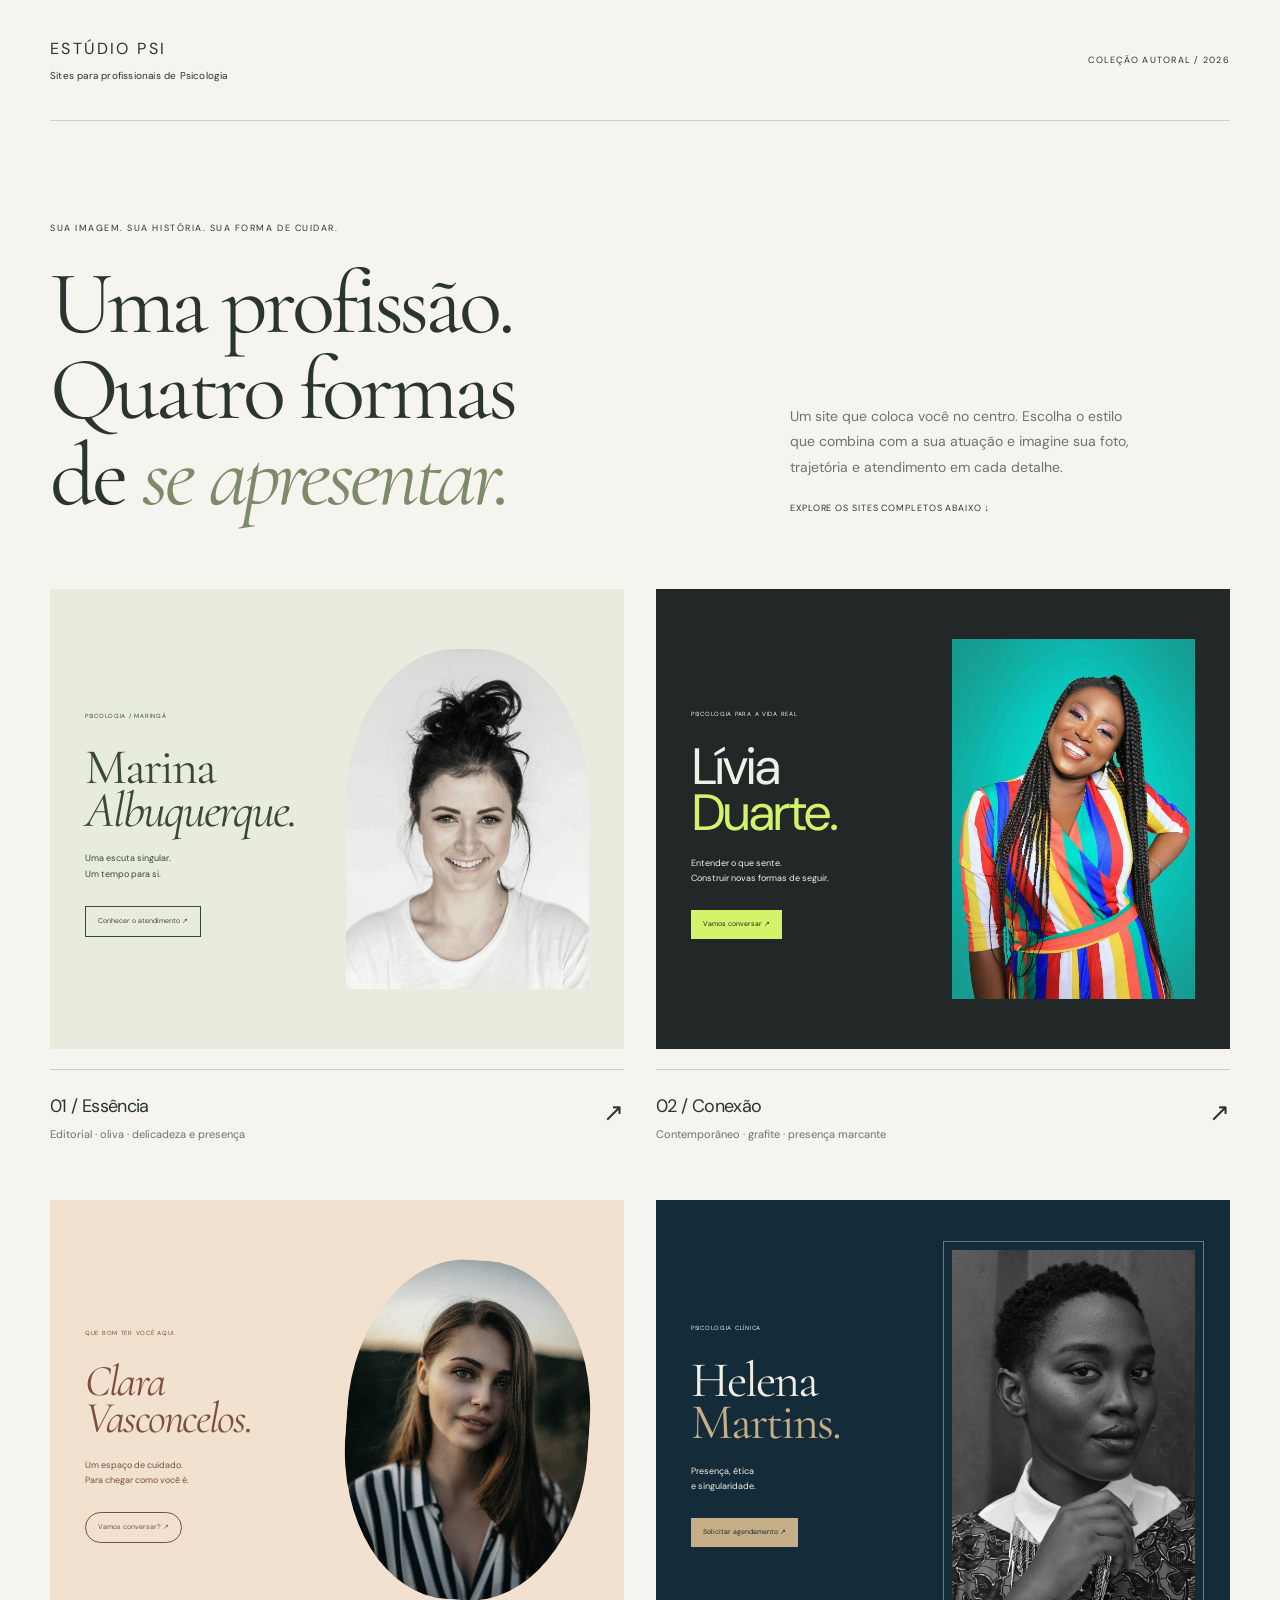
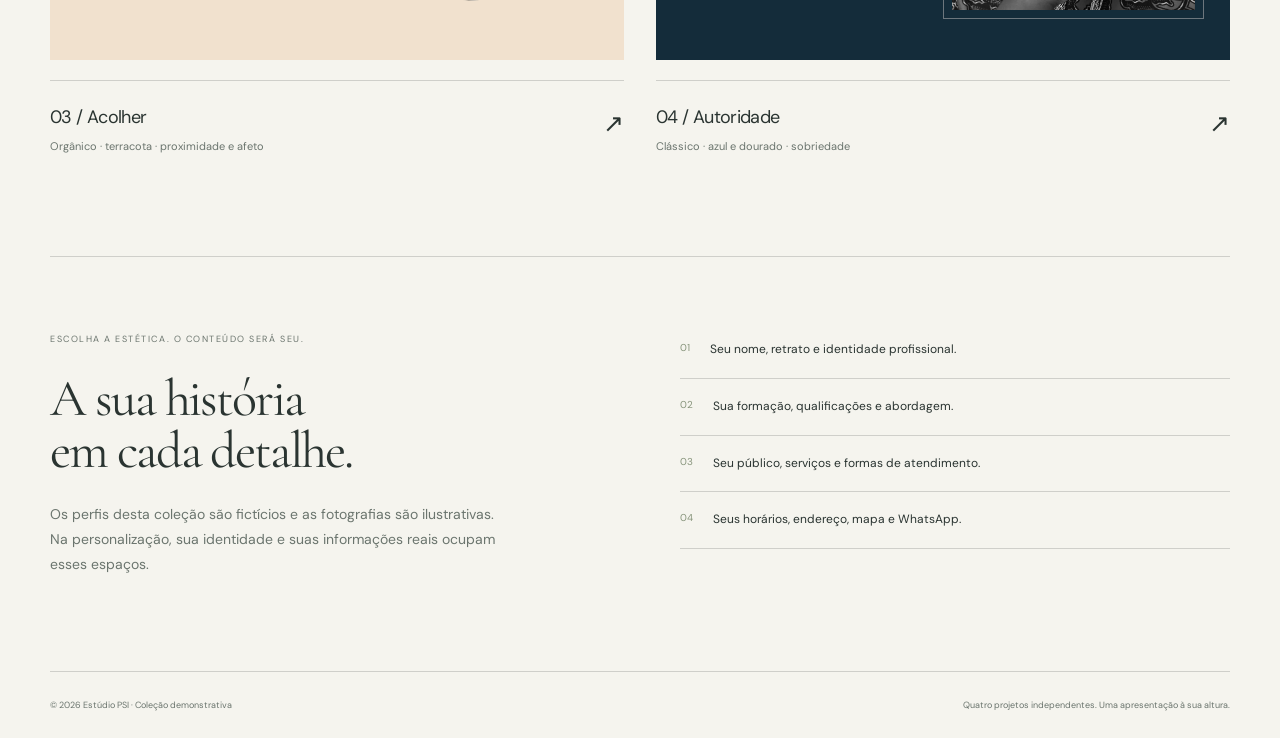
<file: index.html>
<!doctype html><html lang="pt-BR"><head><meta charset="utf-8"><meta name="viewport" content="width=device-width,initial-scale=1"><title>Estúdio PSI — Quatro formas de apresentar sua Psicologia</title><meta name="description" content="Quatro modelos autorais de sites para psicólogas. Conheça Essência, Conexão, Acolher e Autoridade: sua imagem, trajetória e atendimento em destaque."><meta name="robots" content="noindex, follow"><style>
@font-face{font-family:E;src:url('modelo-01-essencia/assets/editorial-regular.woff')}@font-face{font-family:E;src:url('modelo-01-essencia/assets/editorial-italic.woff');font-style:italic}@font-face{font-family:T;src:url('modelo-01-essencia/assets/texto.woff')}*{box-sizing:border-box}body{margin:0;background:#f5f4ee;color:#2a3431;font:14px/1.8 T,Arial,sans-serif}a{color:inherit;text-decoration:none}.wrap{width:min(100% - 100px,1280px);margin:auto}header{display:flex;justify-content:space-between;align-items:center;padding:35px 0;border-bottom:1px solid #2a343130}.logo{font-size:16px;letter-spacing:.15em}.logo b{font-weight:500}.logo span{font-size:10px;letter-spacing:.02em;display:block;margin-top:3px}header>span{font-size:9px;letter-spacing:.14em}.intro{padding:90px 0 70px;display:grid;grid-template-columns:1.5fr 1fr;gap:80px;align-items:end}.eyebrow{font-size:9px;letter-spacing:.17em;margin-bottom:25px}h1{font:400 clamp(60px,7vw,105px)/.96 E,Georgia,serif;letter-spacing:-.045em;margin:0}h1 em{color:#7d8b6b}.intro>div:last-child p{max-width:340px;color:#6b756e}.intro>div:last-child span{font-size:9px;letter-spacing:.1em}.gallery{display:grid;grid-template-columns:1fr 1fr;gap:55px 32px;margin-bottom:100px}.card{display:block}.art{height:460px;position:relative;overflow:hidden;display:grid;grid-template-columns:1fr 1fr;padding:40px 35px;gap:18px;align-items:center}.art>div{position:relative;z-index:2}.art img{width:100%;height:340px;object-fit:cover;display:block;transition:transform .8s;object-position:center 30%}.art:hover img{transform:scale(1.04)}.art small{font-size:6px;letter-spacing:.12em}.art h2{margin:20px 0;font:400 50px/.85 E;letter-spacing:-.04em}.art p{font-size:9px;line-height:1.7}.art .action{display:inline-block;border:1px solid currentColor;padding:8px 12px;font-size:7px;margin-top:15px}.essencia{background:#e8ecdf;color:#384a31}.essencia img{border-radius:45% 45% 0 0;filter:saturate(.4)}.conexao{background:#222827;color:#edf2e7}.conexao h2{font:500 51px/.9 T;letter-spacing:-.07em}.conexao h2 span{color:#d5f26b}.conexao .action{background:#d5f26b;color:#222827;border:0}.conexao img{height:360px}.acolher{background:#f1e1ce;color:#7d503c}.acolher img{border-radius:46%;transform:rotate(4deg);filter:saturate(.6)}.acolher:hover img{transform:rotate(4deg) scale(1.04)}.acolher h2{font-style:italic;font-size:44px}.acolher .action{border-radius:100px}.autoridade{background:#142c3a;color:#f3eee3}.autoridade h2 span{color:#c6ae86}.autoridade img{filter:grayscale(1);outline:1px solid #c6ae8690;outline-offset:8px;height:360px}.autoridade .action{background:#c6ae86;color:#142c3a;border:0}.caption{display:flex;justify-content:space-between;gap:20px;padding-top:20px;border-top:1px solid #2a343130;margin-top:20px}.caption strong{font-weight:500;font-size:18px;letter-spacing:-.035em}.caption small{font-size:11px;display:block;color:#6b756e;margin-top:3px}.caption>span{font-size:25px}.personal{border-top:1px solid #2a343130;padding:65px 0 80px;display:grid;grid-template-columns:1fr 1fr;gap:80px}.personal h2{font:400 52px/1 E;margin:0 0 25px;letter-spacing:-.04em}.personal p{color:#6b756e;max-width:450px}.personal ul{list-style:none;margin:0;padding:0}.personal li{border-bottom:1px solid #2a343130;padding:17px 0;display:flex;gap:20px;font-size:12px}.personal li span{font-size:10px;color:#87947b}footer{border-top:1px solid #2a343130;display:flex;justify-content:space-between;gap:20px;padding:25px 0;font-size:9px;color:#6b756e}:focus-visible{outline:2px solid;outline-offset:6px}@media(max-width:1050px){.art{padding:30px 25px;height:420px}.art h2{font-size:42px}.conexao h2{font-size:43px}.acolher h2{font-size:36px}.art img{height:310px}.conexao img,.autoridade img{height:330px}.intro{gap:40px}.wrap{width:calc(100% - 70px)}}@media(max-width:760px){.wrap{width:calc(100% - 44px)}header{padding:23px 0}header>span{font-size:7px}.intro{grid-template-columns:1fr;gap:25px;padding:60px 0 40px}.intro h1{font-size:66px}.intro p{font-size:14px}.gallery{grid-template-columns:1fr;gap:40px}.art{height:400px}.art h2{font-size:47px}.conexao h2{font-size:48px}.acolher h2{font-size:39px}.art img{height:310px}.autoridade img,.conexao img{height:330px}.personal{grid-template-columns:1fr;gap:25px;padding:45px 0}.personal h2{font-size:46px}footer{flex-direction:column;gap:8px}.caption strong{font-size:19px}}@media(prefers-reduced-motion:reduce){*{transition:none!important}}
@media(max-width:760px){.art h2{font-size:31px}.conexao h2{font-size:40px}.acolher h2{font-size:29px}.art{padding-inline:18px;gap:8px;grid-template-columns:1.05fr .95fr}}
</style></head><body><header class="wrap"><a class="logo" href="./index.html"><b>ESTÚDIO PSI</b><span>Sites para profissionais de Psicologia</span></a><span>COLEÇÃO AUTORAL / 2026</span></header><main class="wrap"><section class="intro"><div><p class="eyebrow">SUA IMAGEM. SUA HISTÓRIA. SUA FORMA DE CUIDAR.</p><h1>Uma profissão.<br>Quatro formas<br>de <em>se apresentar.</em></h1></div><div><p>Um site que coloca você no centro. Escolha o estilo que combina com a sua atuação e imagine sua foto, trajetória e atendimento em cada detalhe.</p><span>EXPLORE OS SITES COMPLETOS ABAIXO ↓</span></div></section><section class="gallery" aria-label="Quatro modelos de sites"><a class="card" href="modelo-01-essencia/"><div class="art essencia"><div><small>PSICOLOGIA / MARINGÁ</small><h2>Marina<br><em>Albuquerque.</em></h2><p>Uma escuta singular.<br>Um tempo para si.</p><span class="action">Conhecer o atendimento ↗</span></div><img src="modelo-01-essencia/assets/marina.webp" alt="Retrato ilustrativo do modelo Essência" width="1000" height="1258"></div><div class="caption"><div><strong>01 / Essência</strong><small>Editorial · oliva · delicadeza e presença</small></div><span>↗</span></div></a><a class="card" href="modelo-02-conexao/"><div class="art conexao"><div><small>PSICOLOGIA PARA A VIDA REAL</small><h2>Lívia<br><span>Duarte.</span></h2><p>Entender o que sente.<br>Construir novas formas de seguir.</p><span class="action">Vamos conversar ↗</span></div><img src="modelo-02-conexao/assets/retrato.webp" alt="Retrato ilustrativo do modelo Conexão" width="933" height="1400"></div><div class="caption"><div><strong>02 / Conexão</strong><small>Contemporâneo · grafite · presença marcante</small></div><span>↗</span></div></a><a class="card" href="modelo-03-acolher/"><div class="art acolher"><div><small>QUE BOM TER VOCÊ AQUI.</small><h2>Clara<br>Vasconcelos.</h2><p>Um espaço de cuidado.<br>Para chegar como você é.</p><span class="action">Vamos conversar? ↗</span></div><img src="modelo-03-acolher/assets/retrato.webp" alt="Retrato ilustrativo do modelo Acolher" width="934" height="1400" loading="lazy"></div><div class="caption"><div><strong>03 / Acolher</strong><small>Orgânico · terracota · proximidade e afeto</small></div><span>↗</span></div></a><a class="card" href="modelo-04-autoridade/"><div class="art autoridade"><div><small>PSICOLOGIA CLÍNICA</small><h2>Helena<br><span>Martins.</span></h2><p>Presença, ética<br>e singularidade.</p><span class="action">Solicitar agendamento ↗</span></div><img src="modelo-04-autoridade/assets/retrato.webp" alt="Retrato ilustrativo do modelo Autoridade" width="933" height="1400" loading="lazy"></div><div class="caption"><div><strong>04 / Autoridade</strong><small>Clássico · azul e dourado · sobriedade</small></div><span>↗</span></div></a></section><section class="personal"><div><p class="eyebrow">ESCOLHA A ESTÉTICA. O CONTEÚDO SERÁ SEU.</p><h2>A sua história<br>em cada detalhe.</h2><p>Os perfis desta coleção são fictícios e as fotografias são ilustrativas. Na personalização, sua identidade e suas informações reais ocupam esses espaços.</p></div><ul><li><span>01</span>Seu nome, retrato e identidade profissional.</li><li><span>02</span>Sua formação, qualificações e abordagem.</li><li><span>03</span>Seu público, serviços e formas de atendimento.</li><li><span>04</span>Seus horários, endereço, mapa e WhatsApp.</li></ul></section></main><footer class="wrap"><span>© 2026 Estúdio PSI · Coleção demonstrativa</span><span>Quatro projetos independentes. Uma apresentação à sua altura.</span></footer></body></html>
</file>
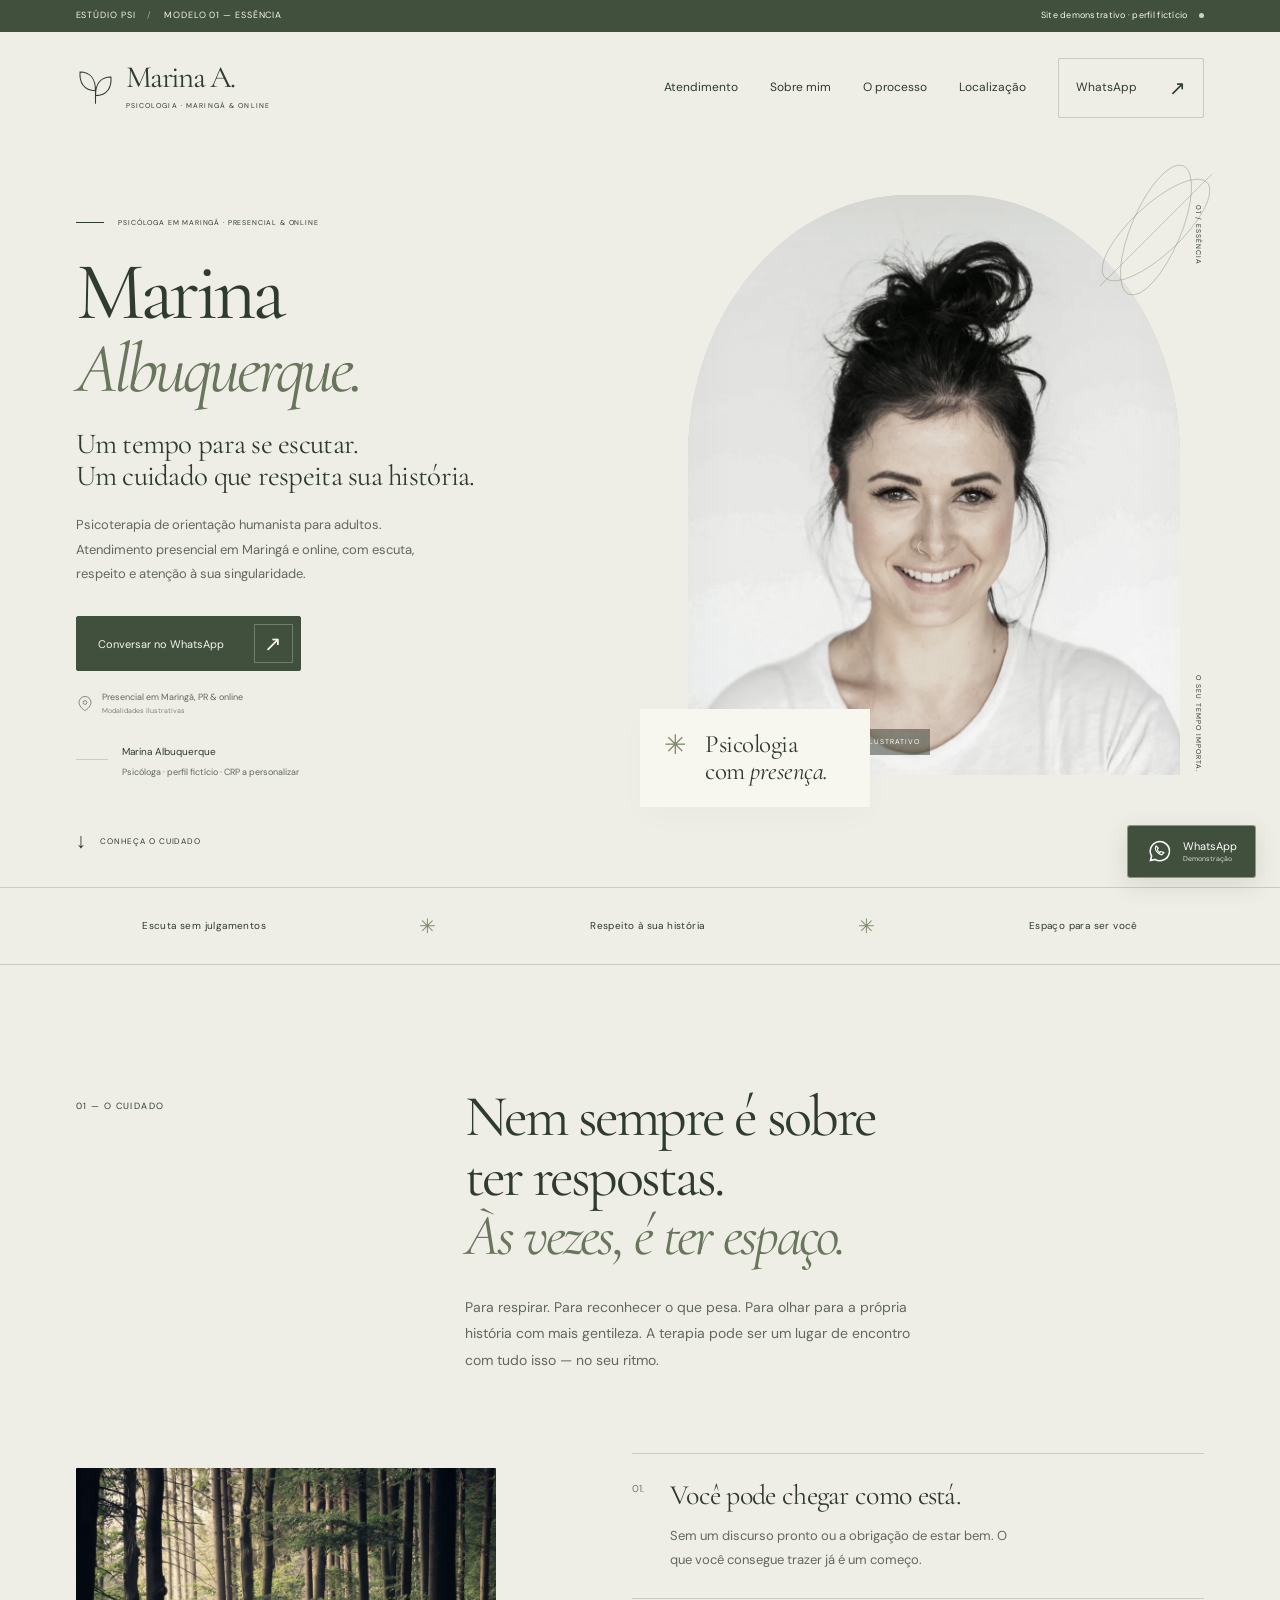
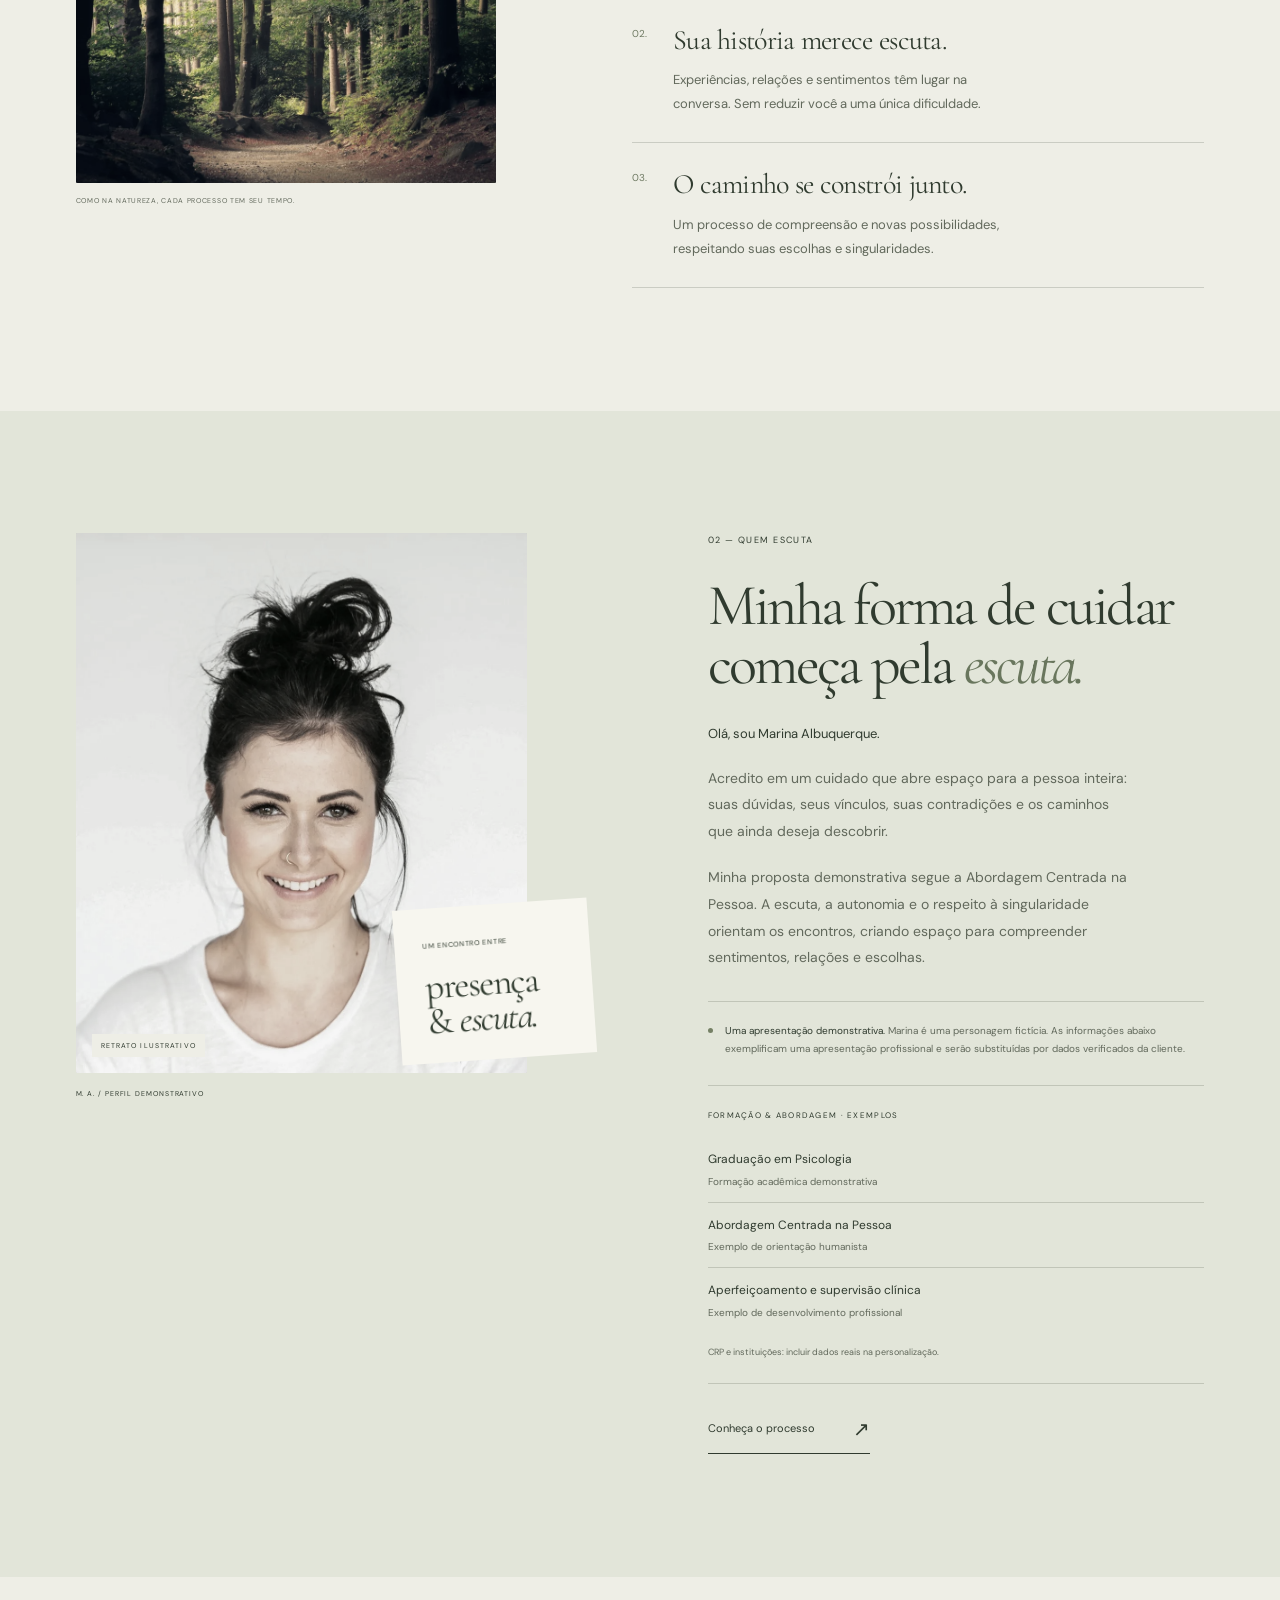
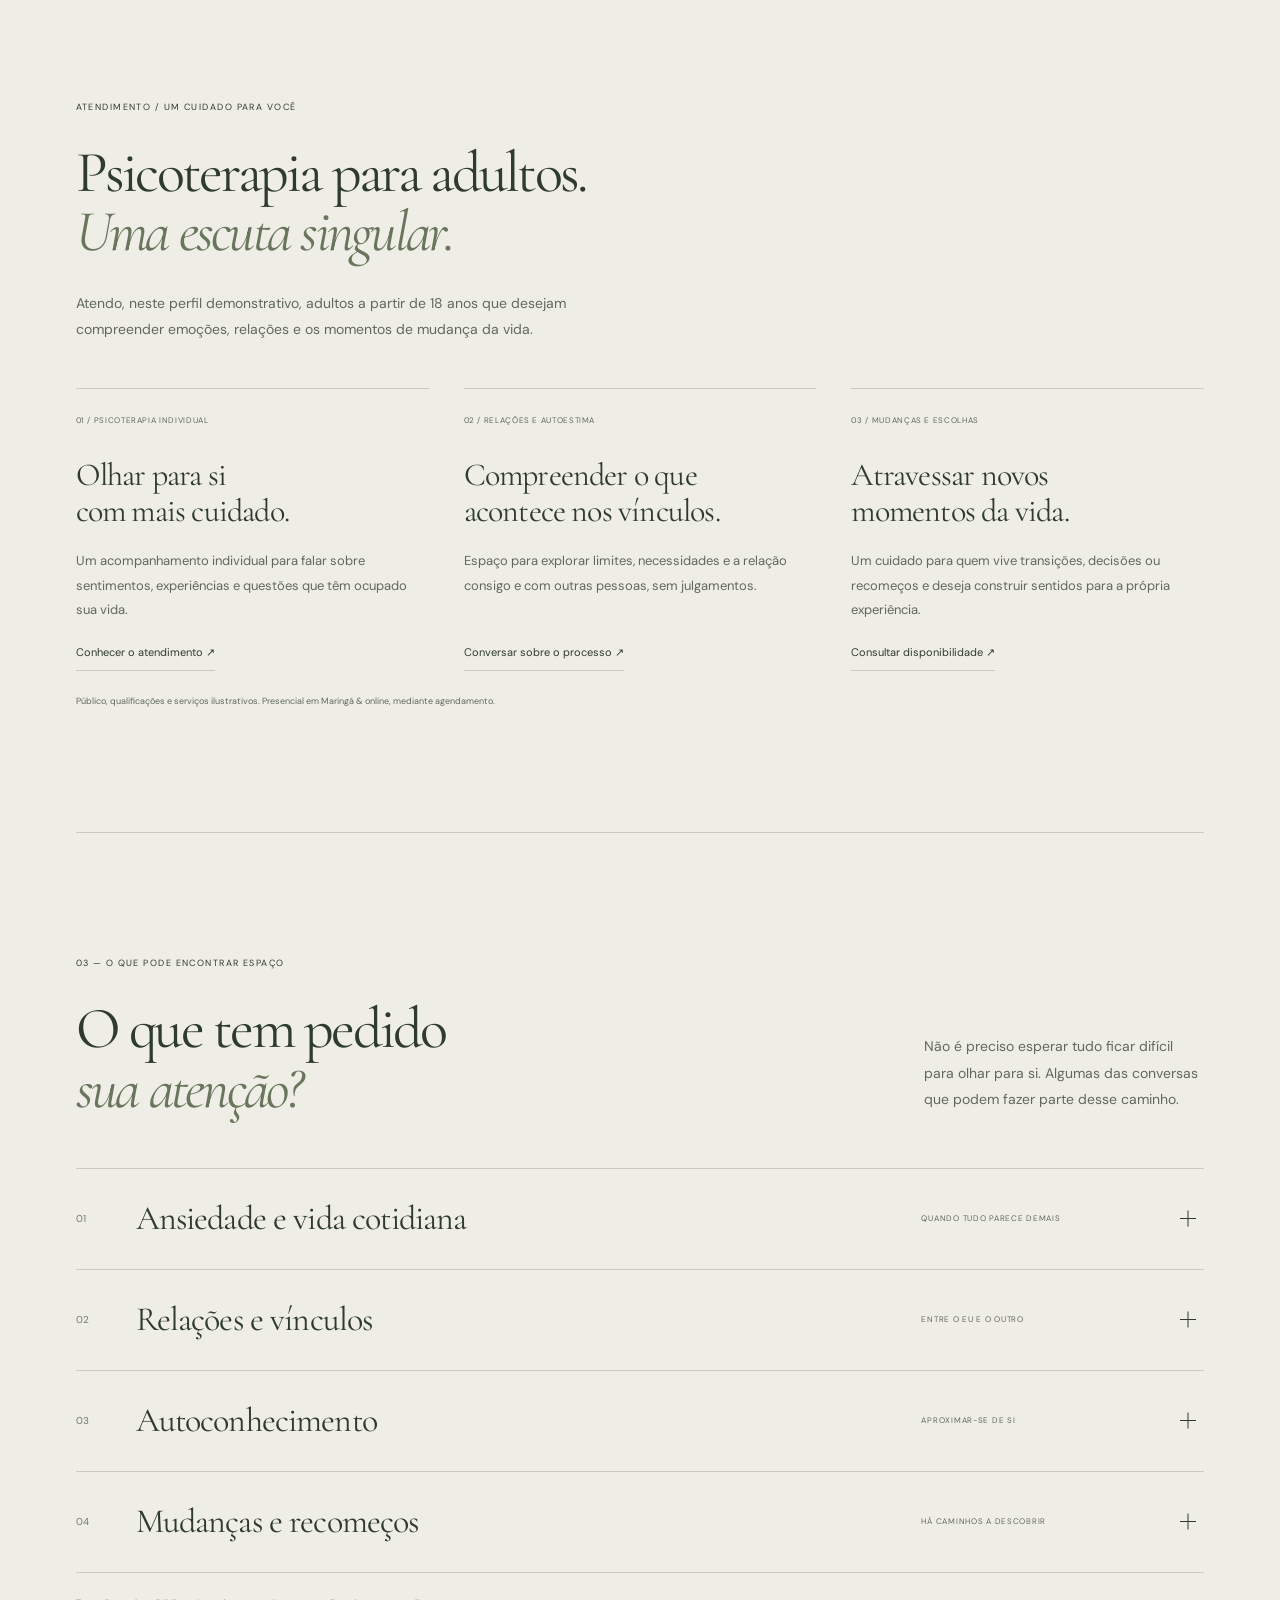
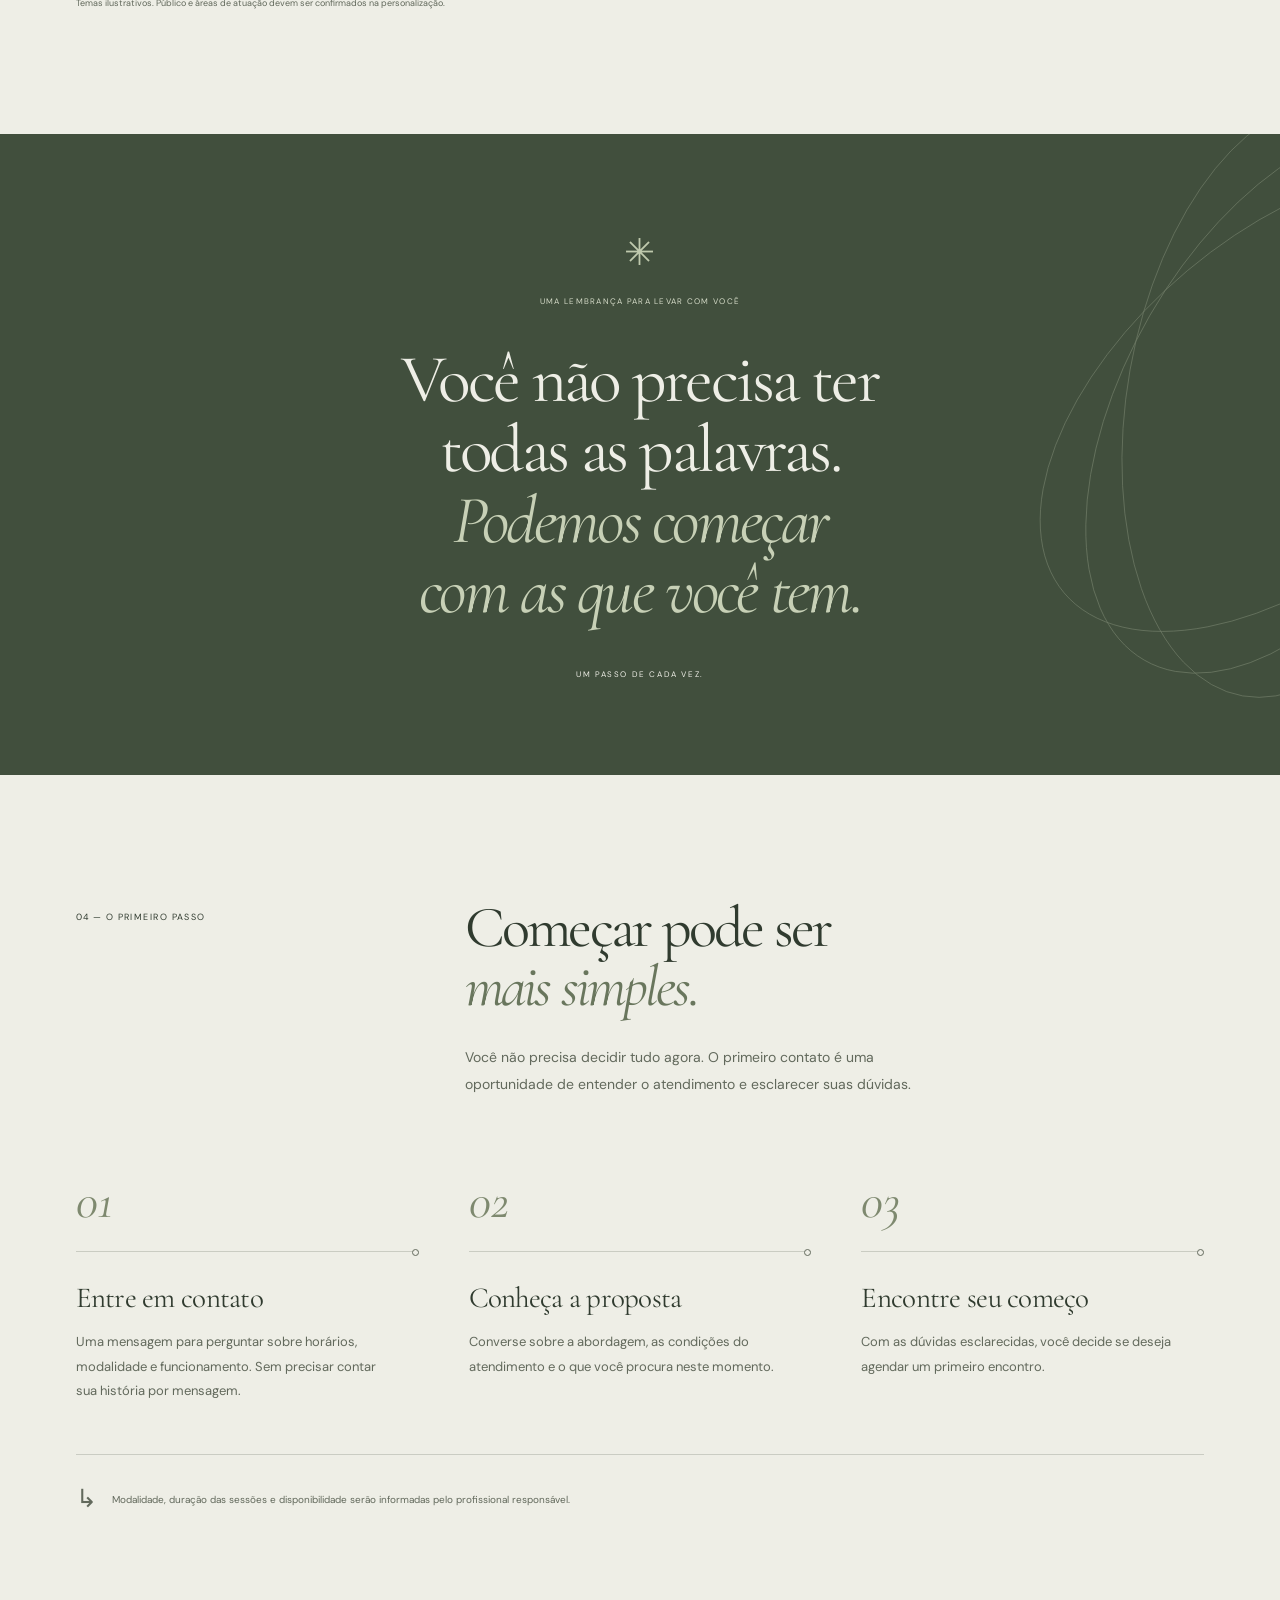
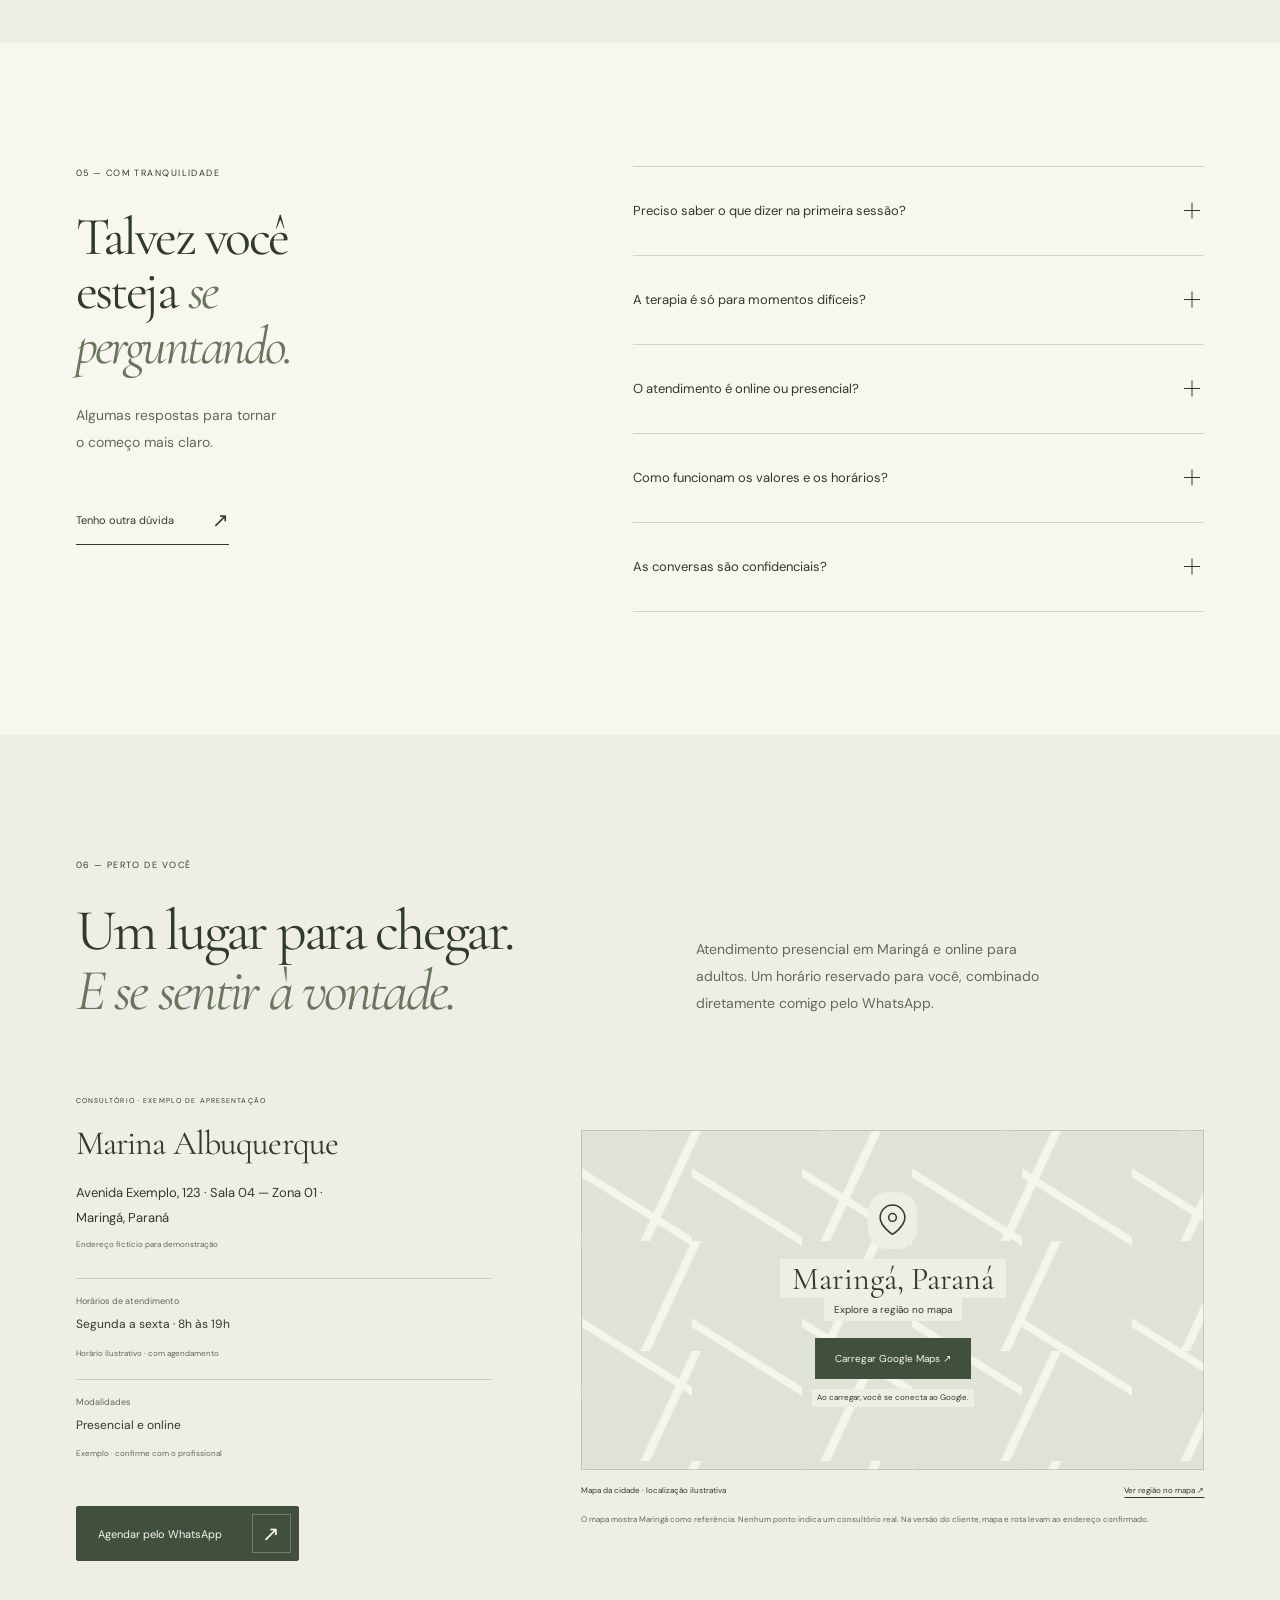
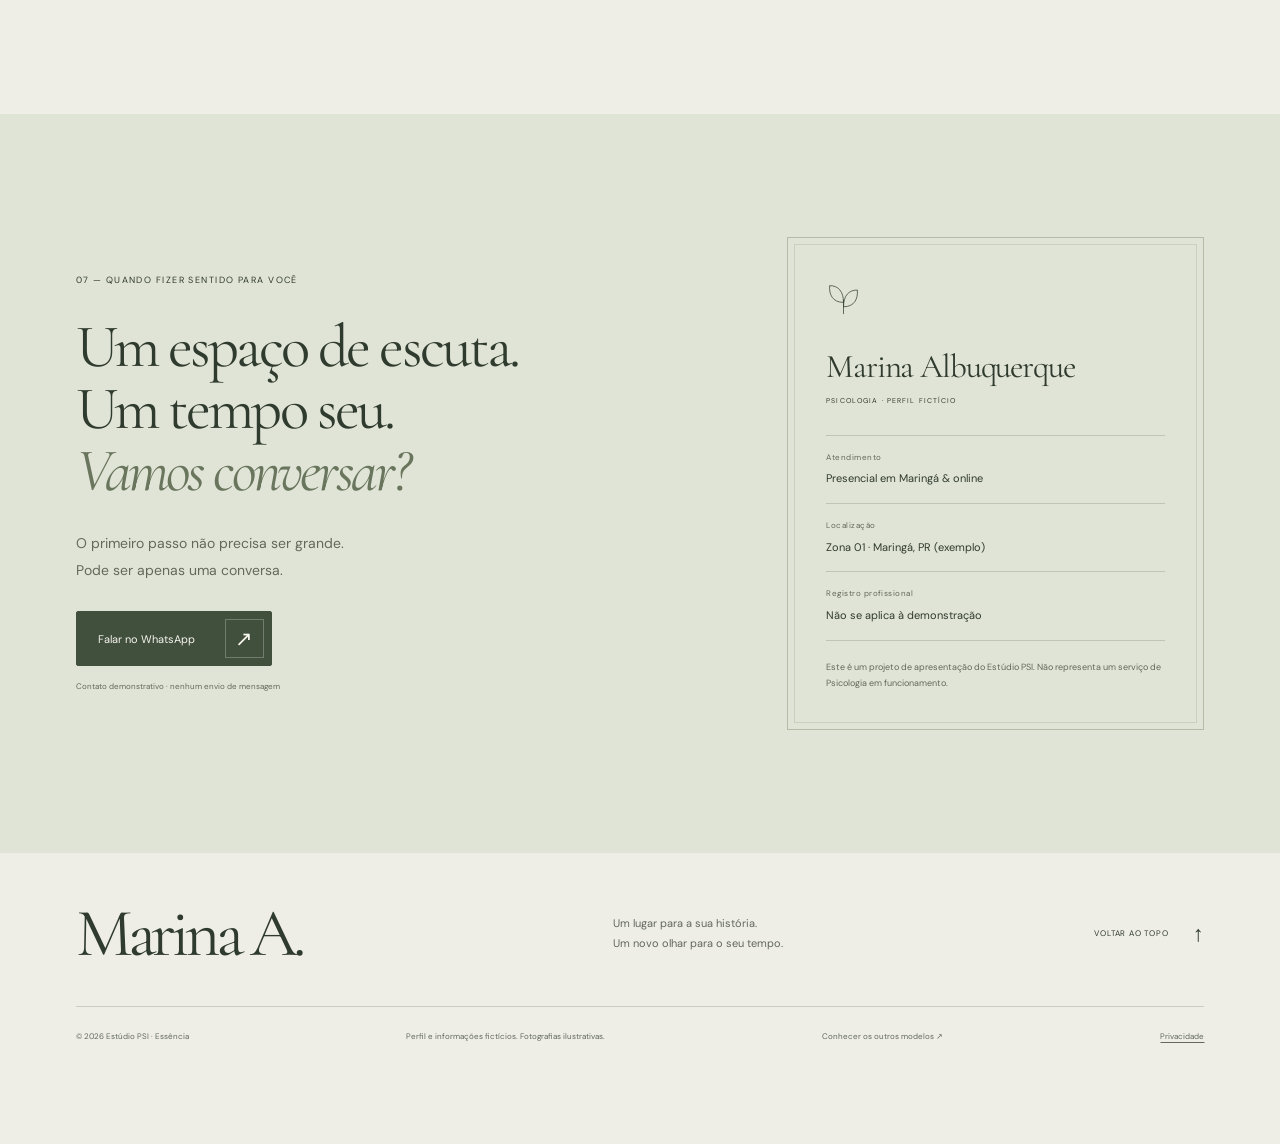
<file: modelo-01-essencia/index.html>
<!doctype html>
<html lang="pt-BR">
<head>
  <meta charset="utf-8">
  <meta name="viewport" content="width=device-width, initial-scale=1">
  <title>Marina Albuquerque · Psicóloga em Maringá | Demonstração Essência</title>
  <meta name="description" content="Marina Albuquerque: perfil demonstrativo de psicóloga em Maringá. Formação, abordagem humanista, público adulto, serviços, atendimento online e presencial, horários e WhatsApp.">
  <meta name="robots" content="noindex, follow">
  <meta name="theme-color" content="#eeeee6">
  <link rel="icon" href="assets/simbolo.svg" type="image/svg+xml">
  <link rel="preload" href="assets/editorial-regular.woff" as="font" type="font/woff" crossorigin>
  <link rel="preload" href="assets/texto.woff" as="font" type="font/woff" crossorigin>
  <link rel="stylesheet" href="styles.css">
  <script src="config.js" defer></script>
  <script src="main.js" defer></script>
</head>
<body>
<a class="skip" href="#conteudo">Pular para o conteúdo</a>
<div class="demo-bar"><span>ESTÚDIO PSI <span class="demo-divider">/</span> MODELO 01 — ESSÊNCIA</span><span>Site demonstrativo · perfil fictício <i aria-hidden="true"></i></span></div>
<header class="header">
  <nav class="container nav" aria-label="Navegação principal">
    <a class="brand" href="#inicio" aria-label="Essência, início"><svg class="symbol" viewBox="0 0 48 48" fill="none" aria-hidden="true"><path d="M24 44V24M24 28C9 28 4 17 5 5c12 0 19 8 19 23Zm0 6C39 34 44 23 43 11 31 11 24 19 24 34Z" stroke="currentColor" stroke-width="1.3"/></svg><span><span class="brand-name" data-content="brand">Marina A.</span><span class="brand-caption">PSICOLOGIA · MARINGÁ & ONLINE</span></span></a>
    <button class="menu-toggle" aria-controls="nav-links" aria-expanded="false" aria-label="Abrir menu"><span></span><span></span></button>
    <div class="nav-links" id="nav-links"><a href="#atendimento">Atendimento</a><a href="#sobre">Sobre mim</a><a href="#processo">O processo</a><a href="#localizacao">Localização</a><a href="#contato" class="nav-contact" data-contact>WhatsApp <span aria-hidden="true">↗</span></a></div>
  </nav>
</header>
<main id="conteudo">
  <section class="hero container" id="inicio" aria-labelledby="hero-title">
    <div class="hero-copy">
      <p class="eyebrow"><span class="tiny-line"></span> PSICÓLOGA EM MARINGÁ · PRESENCIAL & ONLINE</p>
      <h1 id="hero-title"><span data-content="first">Marina</span><br><em data-content="last">Albuquerque.</em></h1><p class="hero-professional-line">Um tempo para se escutar.<br>Um cuidado que respeita sua história.</p>
      <p class="hero-description" data-content="heroDescription">Entre o que você sente e o que ainda não consegue dizer, existe um espaço de escuta. E ele pode ser seu.</p>
      <button class="button button-dark" data-contact><span>Conversar no WhatsApp</span><span class="button-arrow" aria-hidden="true">↗</span></button><a class="hero-location" href="#localizacao"><svg viewBox="0 0 24 24" fill="none" aria-hidden="true"><path d="M20 10c0 6-8 11-8 11S4 16 4 10a8 8 0 1 1 16 0Z" stroke="currentColor"/><circle cx="12" cy="10" r="2.5" stroke="currentColor"/></svg><span>Presencial em Maringá, PR & online<small>Modalidades ilustrativas</small></span></a>
      <div class="hero-signature"><span class="signature-line"></span><p><strong data-content="name">Marina Albuquerque</strong><span data-content="professionalLabel">Perfil fictício · Psicologia</span></p></div>
    </div>
    <div class="hero-art">
      <div class="photo-frame"><img src="assets/marina.webp" data-image="hero" width="1000" height="1258" fetchpriority="high" alt="Retrato de banco de imagens usado para ilustrar Marina, uma profissional fictícia"><span class="photo-caption">MARINA ALBUQUERQUE · RETRATO ILUSTRATIVO</span></div>
      <svg class="orbit" viewBox="0 0 200 200" fill="none" aria-hidden="true"><ellipse cx="100" cy="100" rx="93" ry="33" transform="rotate(-43 100 100)"/><ellipse cx="100" cy="100" rx="93" ry="33" transform="rotate(-67 100 100)"/><path d="M25 175 175 25"/></svg>
      <div class="margin-note"><span>01 / ESSÊNCIA</span><span>O SEU TEMPO IMPORTA.</span></div>
      <div class="photo-note"><span class="note-star" aria-hidden="true">✳</span><p>Psicologia<br>com <em>presença.</em></p></div>
    </div>
    <a class="scroll-cue" href="#cuidado"><span aria-hidden="true">↓</span> CONHEÇA O CUIDADO</a>
  </section>
  <div class="principles"><div class="container"><span>Escuta sem julgamentos</span><span class="principle-star" aria-hidden="true">✳</span><span>Respeito à sua história</span><span class="principle-star" aria-hidden="true">✳</span><span>Espaço para ser você</span></div></div>
  <section class="section care container" id="cuidado" aria-labelledby="care-title">
    <div class="section-heading reveal"><p class="eyebrow">01 — O CUIDADO</p><div><h2 id="care-title">Nem sempre é sobre<br>ter respostas.<br><em>Às vezes, é ter espaço.</em></h2><p class="body-copy">Para respirar. Para reconhecer o que pesa. Para olhar para a própria história com mais gentileza. A terapia pode ser um lugar de encontro com tudo isso — no seu ritmo.</p></div></div>
    <div class="care-bottom"><div class="small-photo reveal"><img src="assets/natureza.webp" data-image="nature" width="1000" height="666" loading="lazy" alt="Luz do sol atravessando uma floresta verde"><span>COMO NA NATUREZA, CADA PROCESSO TEM SEU TEMPO.</span></div><div class="care-list reveal"><article><span class="index">01.</span><div><h3>Você pode chegar como está.</h3><p>Sem um discurso pronto ou a obrigação de estar bem. O que você consegue trazer já é um começo.</p></div></article><article><span class="index">02.</span><div><h3>Sua história merece escuta.</h3><p>Experiências, relações e sentimentos têm lugar na conversa. Sem reduzir você a uma única dificuldade.</p></div></article><article><span class="index">03.</span><div><h3>O caminho se constrói junto.</h3><p>Um processo de compreensão e novas possibilidades, respeitando suas escolhas e singularidades.</p></div></article></div></div>
  </section>
  <section class="about section" id="sobre" aria-labelledby="about-title"><div class="container about-grid">
    <div class="portrait-composition reveal"><div class="portrait"><img src="assets/marina.webp" data-image="portrait" width="1000" height="1258" loading="lazy" alt="Retrato de banco de imagens usado para ilustrar o perfil fictício de Marina"><span>RETRATO ILUSTRATIVO</span></div><div class="portrait-label"><span>UM ENCONTRO ENTRE</span><p>presença<br>& <em>escuta.</em></p></div><span class="portrait-index">M. A. / PERFIL DEMONSTRATIVO</span></div>
    <div class="about-copy reveal"><p class="eyebrow">02 — QUEM ESCUTA</p><h2 id="about-title">Minha forma de cuidar<br>começa pela <em>escuta.</em></h2><p class="intro-name">Olá, sou <span data-content="name">Marina Albuquerque</span>.</p><p class="body-copy" data-content="bio">Acredito em um cuidado que abre espaço para a pessoa inteira: suas dúvidas, seus vínculos, suas contradições e os caminhos que ainda deseja descobrir.</p><p class="body-copy" data-content="bioSecond">Nesta proposta de atendimento, a escuta é o ponto de partida. Um convite para compreender a própria experiência e construir formas mais conscientes de estar na vida.</p><div class="profile-note"><span class="note-dot" aria-hidden="true"></span><p><strong>Uma apresentação demonstrativa.</strong> Marina é uma personagem fictícia. As informações abaixo exemplificam uma apresentação profissional e serão substituídas por dados verificados da cliente.</p></div><div class="professional-qualifications"><p class="eyebrow">FORMAÇÃO & ABORDAGEM · EXEMPLOS</p><ul><li><strong>Graduação em Psicologia</strong><span>Formação acadêmica demonstrativa</span></li><li><strong>Abordagem Centrada na Pessoa</strong><span>Exemplo de orientação humanista</span></li><li><strong>Aperfeiçoamento e supervisão clínica</strong><span>Exemplo de desenvolvimento profissional</span></li></ul><p>CRP e instituições: incluir dados reais na personalização.</p></div><a class="text-link" href="#processo">Conheça o processo <span aria-hidden="true">↗</span></a></div>
  </div></section>
<section class="section professional-services container" id="atendimento"><div class="professional-service-head"><p class="eyebrow">ATENDIMENTO / UM CUIDADO PARA VOCÊ</p><h2>Psicoterapia para adultos.<br><em>Uma escuta singular.</em></h2><p class="body-copy">Atendo, neste perfil demonstrativo, adultos a partir de 18 anos que desejam compreender emoções, relações e os momentos de mudança da vida.</p></div><div class="professional-service-grid"><article><span>01 / PSICOTERAPIA INDIVIDUAL</span><h3>Olhar para si<br>com mais cuidado.</h3><p>Um acompanhamento individual para falar sobre sentimentos, experiências e questões que têm ocupado sua vida.</p><a href="#contato" data-contact>Conhecer o atendimento ↗</a></article><article><span>02 / RELAÇÕES E AUTOESTIMA</span><h3>Compreender o que<br>acontece nos vínculos.</h3><p>Espaço para explorar limites, necessidades e a relação consigo e com outras pessoas, sem julgamentos.</p><a href="#contato" data-contact>Conversar sobre o processo ↗</a></article><article><span>03 / MUDANÇAS E ESCOLHAS</span><h3>Atravessar novos<br>momentos da vida.</h3><p>Um cuidado para quem vive transições, decisões ou recomeços e deseja construir sentidos para a própria experiência.</p><a href="#contato" data-contact>Consultar disponibilidade ↗</a></article></div><p class="section-footnote">Público, qualificações e serviços ilustrativos. Presencial em Maringá & online, mediante agendamento.</p></section>
  <section class="section topics container" aria-labelledby="topics-title"><div class="topics-heading reveal"><div><p class="eyebrow">03 — O QUE PODE ENCONTRAR ESPAÇO</p><h2 id="topics-title">O que tem pedido<br><em>sua atenção?</em></h2></div><p class="body-copy">Não é preciso esperar tudo ficar difícil para olhar para si. Algumas das conversas que podem fazer parte desse caminho.</p></div>
    <div class="topic-list reveal" id="topics-list">
      <details><summary><span class="index">01</span><h3>Ansiedade e vida cotidiana</h3><span class="topic-meta">QUANDO TUDO PARECE DEMAIS</span><span class="plus" aria-hidden="true"></span></summary><p>A sensação de estar sempre antecipando o próximo problema, a dificuldade de desacelerar ou o excesso de cobranças podem ganhar espaço na conversa.</p></details>
      <details><summary><span class="index">02</span><h3>Relações e vínculos</h3><span class="topic-meta">ENTRE O EU E O OUTRO</span><span class="plus" aria-hidden="true"></span></summary><p>Olhar para a forma como você se relaciona, comunica suas necessidades e estabelece limites pode ampliar a compreensão dos seus vínculos.</p></details>
      <details><summary><span class="index">03</span><h3>Autoconhecimento</h3><span class="topic-meta">APROXIMAR-SE DE SI</span><span class="plus" aria-hidden="true"></span></summary><p>Reconhecer desejos, padrões e valores próprios pode ajudar você a compreender o que faz sentido em sua vida, sem precisar encontrar respostas imediatas.</p></details>
      <details><summary><span class="index">04</span><h3>Mudanças e recomeços</h3><span class="topic-meta">HÁ CAMINHOS A DESCOBRIR</span><span class="plus" aria-hidden="true"></span></summary><p>Encerramentos, decisões e novas fases podem trazer sentimentos diferentes ao mesmo tempo. Há espaço para olhar para eles com cuidado.</p></details>
    </div><p class="section-footnote">Temas ilustrativos. Público e áreas de atuação devem ser confirmados na personalização.</p>
  </section>
  <section class="interlude" aria-label="Uma reflexão"><div class="container"><span class="interlude-symbol" aria-hidden="true">✳</span><p class="eyebrow">UMA LEMBRANÇA PARA LEVAR COM VOCÊ</p><p class="interlude-quote">Você não precisa ter<br>todas as palavras.<br><em>Podemos começar<br>com as que você tem.</em></p><span class="interlude-caption">UM PASSO DE CADA VEZ.</span></div><svg viewBox="0 0 600 600" class="interlude-lines" fill="none" aria-hidden="true"><ellipse cx="300" cy="300" rx="270" ry="150" transform="rotate(-40 300 300)"/><ellipse cx="300" cy="300" rx="270" ry="150" transform="rotate(-60 300 300)"/><ellipse cx="300" cy="300" rx="270" ry="150" transform="rotate(-80 300 300)"/></svg></section>
  <section class="section process container" id="processo" aria-labelledby="process-title"><div class="section-heading reveal"><p class="eyebrow">04 — O PRIMEIRO PASSO</p><div><h2 id="process-title">Começar pode ser<br><em>mais simples.</em></h2><p class="body-copy">Você não precisa decidir tudo agora. O primeiro contato é uma oportunidade de entender o atendimento e esclarecer suas dúvidas.</p></div></div><div class="steps reveal"><article><span class="step-number">01</span><span class="step-line" aria-hidden="true"></span><h3>Entre em contato</h3><p>Uma mensagem para perguntar sobre horários, modalidade e funcionamento. Sem precisar contar sua história por mensagem.</p></article><article><span class="step-number">02</span><span class="step-line" aria-hidden="true"></span><h3>Conheça a proposta</h3><p>Converse sobre a abordagem, as condições do atendimento e o que você procura neste momento.</p></article><article><span class="step-number">03</span><span class="step-line" aria-hidden="true"></span><h3>Encontre seu começo</h3><p>Com as dúvidas esclarecidas, você decide se deseja agendar um primeiro encontro.</p></article></div><div class="process-note"><span aria-hidden="true">↳</span><p>Modalidade, duração das sessões e disponibilidade serão informadas pelo profissional responsável.</p></div></section>
  <section class="faq section" id="duvidas" aria-labelledby="faq-title"><div class="container faq-grid"><div class="reveal"><p class="eyebrow">05 — COM TRANQUILIDADE</p><h2 id="faq-title">Talvez você<br>esteja <em>se <br>perguntando.</em></h2><p class="body-copy">Algumas respostas para tornar<br>o começo mais claro.</p><a class="text-link" href="#contato">Tenho outra dúvida <span aria-hidden="true">↗</span></a></div><div class="faq-list reveal"><details><summary>Preciso saber o que dizer na primeira sessão?<span class="plus" aria-hidden="true"></span></summary><p>Não é necessário preparar uma fala. Você pode começar pelo que está presente no momento, inclusive pela dificuldade de colocar algo em palavras.</p></details><details><summary>A terapia é só para momentos difíceis?<span class="plus" aria-hidden="true"></span></summary><p>A busca por terapia pode envolver sofrimento, mas também o desejo de se conhecer, compreender relações ou refletir sobre escolhas e mudanças.</p></details><details><summary>O atendimento é online ou presencial?<span class="plus" aria-hidden="true"></span></summary><p>Neste exemplo, o consultório apresenta atendimento presencial em Maringá e online para adultos. Modalidade e público são ilustrativos e serão confirmados com o profissional real.</p></details><details><summary>Como funcionam os valores e os horários?<span class="plus" aria-hidden="true"></span></summary><p>Essas informações são combinadas diretamente com o profissional no primeiro contato. Nesta demonstração, não há agenda nem atendimento disponível.</p></details><details><summary>As conversas são confidenciais?<span class="plus" aria-hidden="true"></span></summary><p>O sigilo e seus limites devem ser explicados pelo profissional no início do atendimento. Este site demonstrativo não coleta relatos pessoais nem realiza sessões.</p></details></div></div></section>
<section class="section location container" id="localizacao" aria-labelledby="location-title"><div class="location-heading reveal"><p class="eyebrow">06 — PERTO DE VOCÊ</p><h2 id="location-title">Um lugar para chegar.<br><em>E se sentir à vontade.</em></h2><p class="body-copy">Atendimento presencial em Maringá e online para adultos. Um horário reservado para você, combinado diretamente comigo pelo WhatsApp.</p></div><div class="location-grid reveal"><div class="location-info"><p class="eyebrow">CONSULTÓRIO · EXEMPLO DE APRESENTAÇÃO</p><h3>Marina Albuquerque</h3><address data-content="address">Avenida Exemplo, 123 · Sala 04<br>Zona 01 · Maringá, Paraná</address><span class="address-demo">Endereço fictício para demonstração</span><dl><div><dt>Horários de atendimento</dt><dd data-content="hours">Segunda a sexta · 8h às 19h</dd><small>Horário ilustrativo · com agendamento</small></div><div><dt>Modalidades</dt><dd>Presencial e online</dd><small>Exemplo · confirme com o profissional</small></div></dl><button class="button button-dark" data-contact><span>Agendar pelo WhatsApp</span><span class="button-arrow" aria-hidden="true">↗</span></button></div><div class="map-panel"><div class="map-placeholder" id="map-placeholder"><svg viewBox="0 0 24 24" fill="none" aria-hidden="true"><path d="M20 10c0 6-8 11-8 11S4 16 4 10a8 8 0 1 1 16 0Z" stroke="currentColor"/><circle cx="12" cy="10" r="2.5" stroke="currentColor"/></svg><p>Maringá, Paraná</p><span>Explore a região no mapa</span><button id="load-map" class="map-load">Carregar Google Maps ↗</button><small>Ao carregar, você se conecta ao Google.</small></div><div id="map-container"></div><div class="map-footer"><span>Mapa da cidade · localização ilustrativa</span><a id="map-route" href="https://www.google.com/maps/search/?api=1&query=Maringa+PR" target="_blank" rel="noopener noreferrer">Ver região no mapa ↗</a></div><p class="map-disclaimer">O mapa mostra Maringá como referência. Nenhum ponto indica um consultório real. Na versão do cliente, mapa e rota levam ao endereço confirmado.</p></div></div></section>
  <section class="contact section" id="contato" aria-labelledby="contact-title"><div class="container contact-grid"><div class="reveal"><p class="eyebrow">07 — QUANDO FIZER SENTIDO PARA VOCÊ</p><h2 id="contact-title">Um espaço de escuta.<br>Um tempo seu.<br><em>Vamos conversar?</em></h2><p class="body-copy">O primeiro passo não precisa ser grande.<br>Pode ser apenas uma conversa.</p><button class="button button-dark" data-contact><span>Falar no WhatsApp</span><span class="button-arrow" aria-hidden="true">↗</span></button><span class="contact-caption" data-content="contactCaption">Contato demonstrativo · nenhum envio de mensagem</span></div><aside class="contact-card reveal"><svg class="symbol" viewBox="0 0 48 48" fill="none" aria-hidden="true"><path d="M24 44V24M24 28C9 28 4 17 5 5c12 0 19 8 19 23Zm0 6C39 34 44 23 43 11 31 11 24 19 24 34Z" stroke="currentColor" stroke-width="1"/></svg><p class="contact-name" data-content="name">Marina Albuquerque</p><p class="eyebrow">PSICOLOGIA · PERFIL FICTÍCIO</p><dl><div><dt>Atendimento</dt><dd data-content="modality">Presencial em Maringá & online</dd></div><div><dt>Localização</dt><dd data-content="location">Zona 01 · Maringá, PR (exemplo)</dd></div><div><dt>Registro profissional</dt><dd data-content="registration">Não se aplica à demonstração</dd></div></dl><p class="card-note">Este é um projeto de apresentação do Estúdio PSI. Não representa um serviço de Psicologia em funcionamento.</p></aside></div></section>
</main>
<button class="whatsapp-float" data-contact aria-label="Conversar no WhatsApp (demonstração)"><svg viewBox="0 0 24 24" fill="none" aria-hidden="true"><path d="m4 20 1-4a8.5 8.5 0 1 1 3 3l-4 1Z" stroke="currentColor" stroke-width="1.4"/><path d="M9 7c-2 3 1 7 5 8l2-2-3-1-1 1c-1-1-2-2-2-3l1-1-2-2Z" stroke="currentColor" stroke-linejoin="round"/></svg><span>WhatsApp<small>Demonstração</small></span></button><footer class="footer"><div class="container"><div class="footer-top"><a class="footer-brand" href="#inicio" data-content="brand">Marina A.</a><p>Um lugar para a sua história.<br>Um novo olhar para o seu tempo.</p><a class="back-top" href="#inicio">VOLTAR AO TOPO <span aria-hidden="true">↑</span></a></div><div class="footer-bottom"><span>© <span id="year">2026</span> Estúdio PSI · Essência</span><span>Perfil e informações fictícios. Fotografias ilustrativas.</span><a href="../index.html">Conhecer os outros modelos ↗</a><button class="privacy-trigger">Privacidade</button></div></div></footer>
<dialog id="contact-dialog" aria-labelledby="dialog-title"><button class="dialog-close" aria-label="Fechar janela">×</button><p class="eyebrow">ESTÚDIO PSI / DEMONSTRAÇÃO</p><h2 id="dialog-title">Um começo<br><em>feito para você.</em></h2><p>Você está conhecendo o modelo Essência. Marina é uma personagem fictícia e não há atendimento disponível nesta demonstração.</p><p>Na versão do seu consultório, este botão abrirá uma conversa no WhatsApp com o número e a mensagem definidos por você.</p><button class="button button-dark dialog-done">Continuar explorando <span aria-hidden="true">↗</span></button></dialog>
<dialog id="privacy-dialog" aria-labelledby="privacy-title"><button class="dialog-close" aria-label="Fechar privacidade">×</button><p class="eyebrow">SOBRE ESTA DEMONSTRAÇÃO</p><h2 id="privacy-title">Sua <em>privacidade.</em></h2><p>Este modelo não possui formulário, ferramentas de análise ou armazenamento de relatos pessoais. Fotografias e fontes são servidas junto ao site. O Google Maps só é carregado quando você escolhe ativá-lo e pode processar dados técnicos de acesso. Links de mapa abrem o Google em outra aba.</p><p>A hospedagem pode processar dados técnicos de acesso. Se o modelo receber WhatsApp, formulários ou outras integrações, esta informação deve ser revisada para refletir o funcionamento real.</p><button class="button button-dark dialog-done">Entendi <span aria-hidden="true">↗</span></button></dialog>
</body>
</html>
</file>
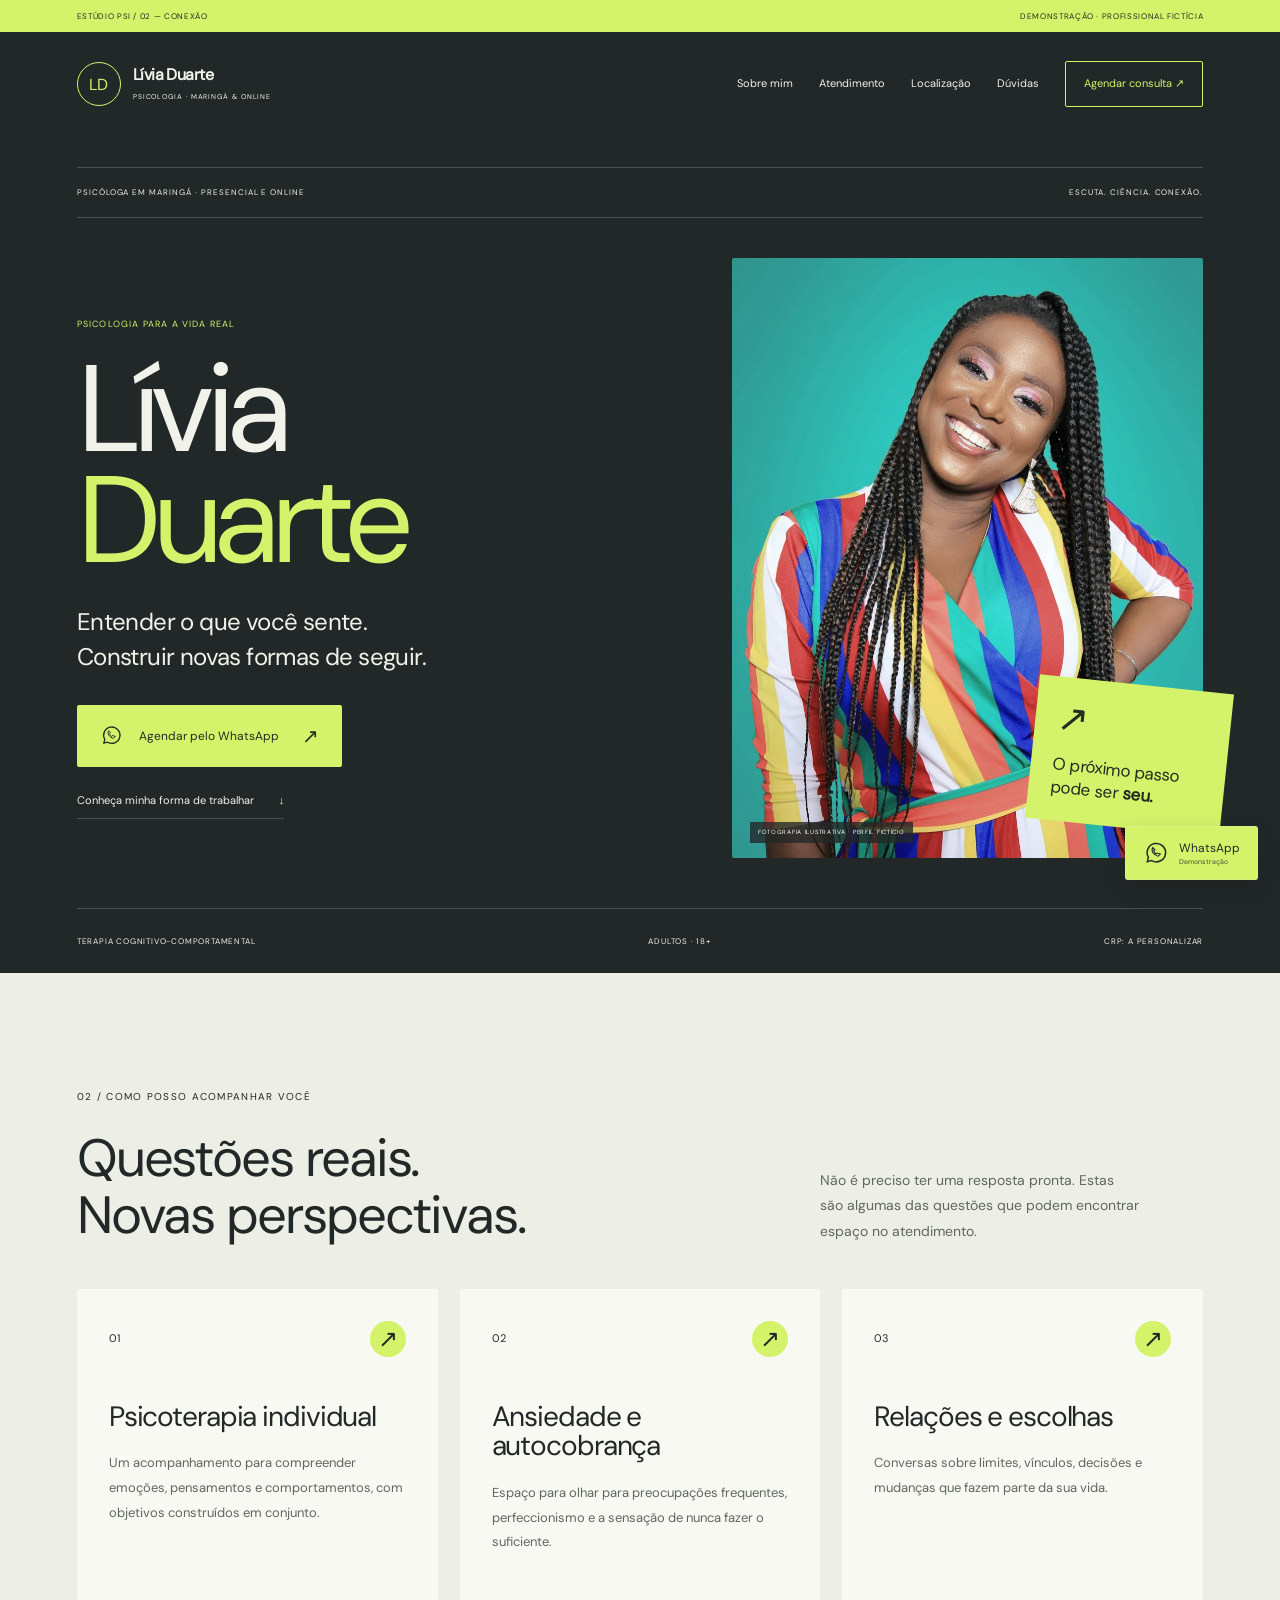
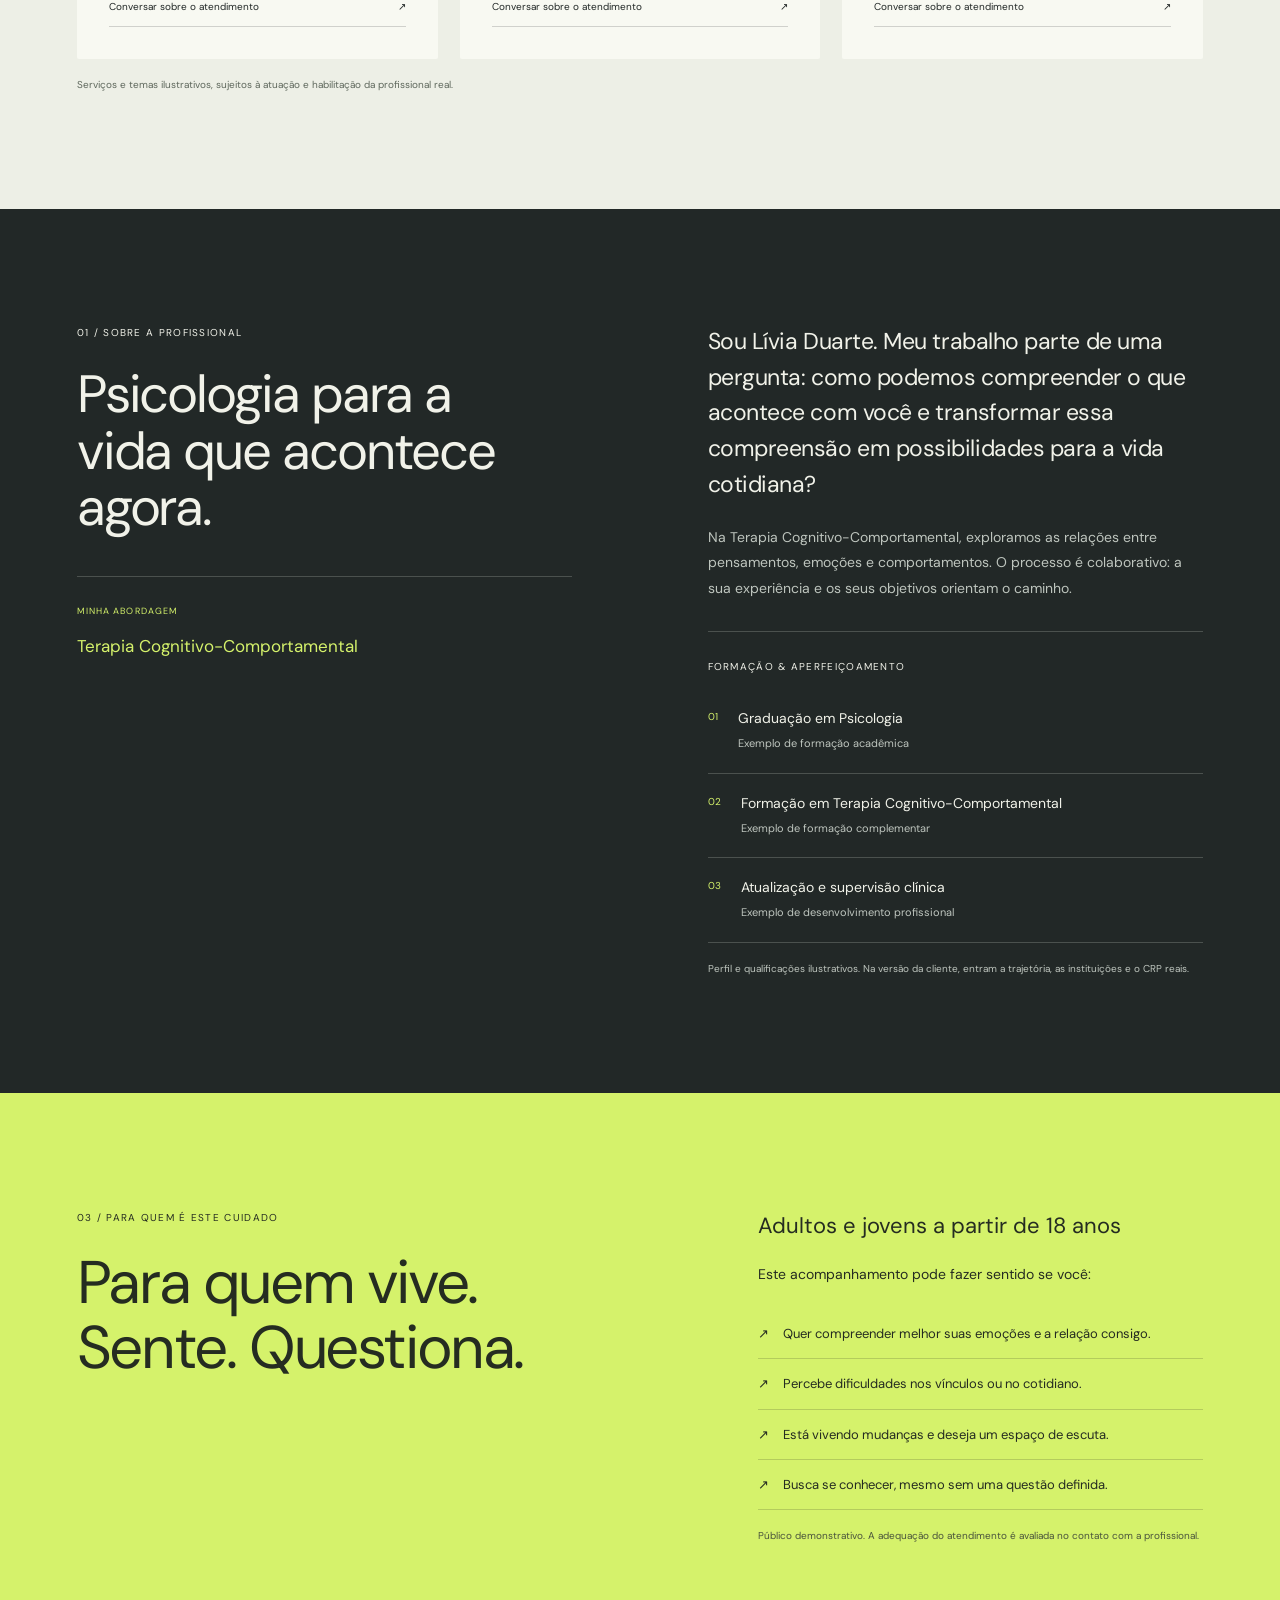
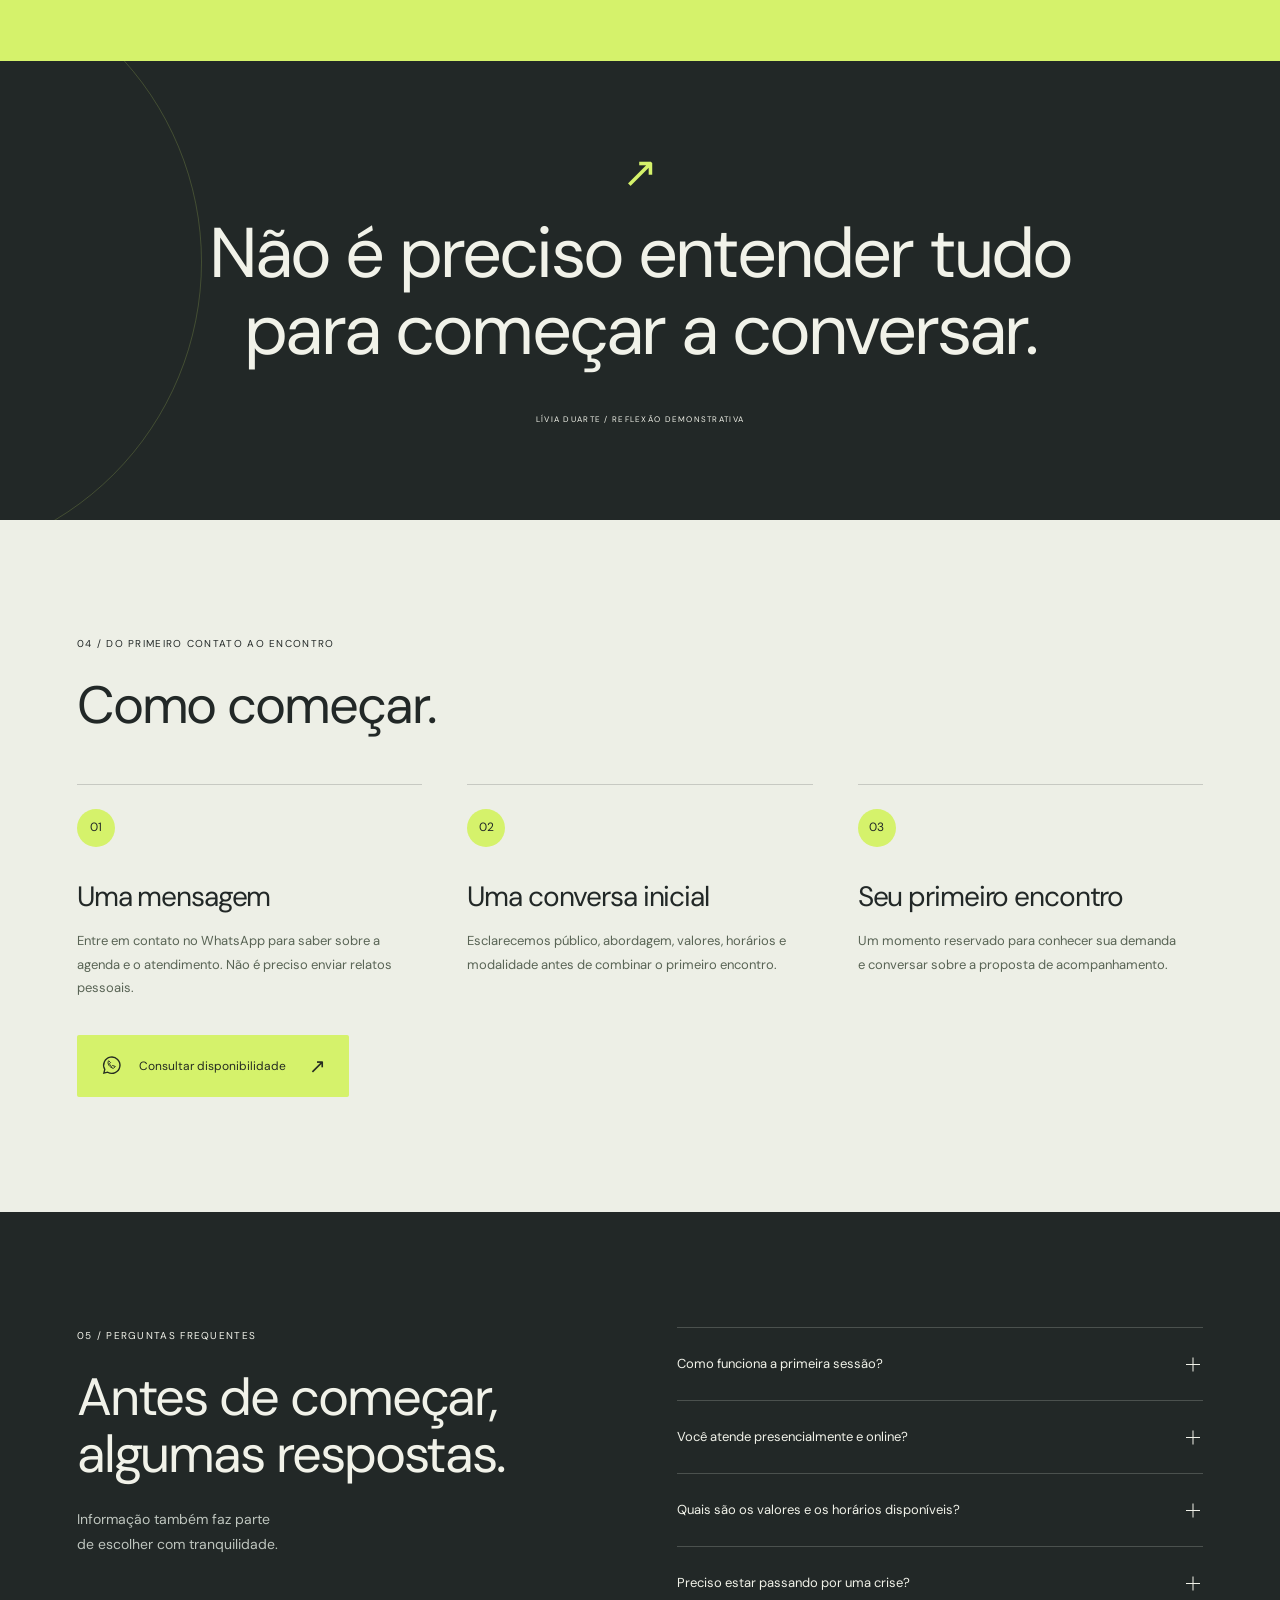
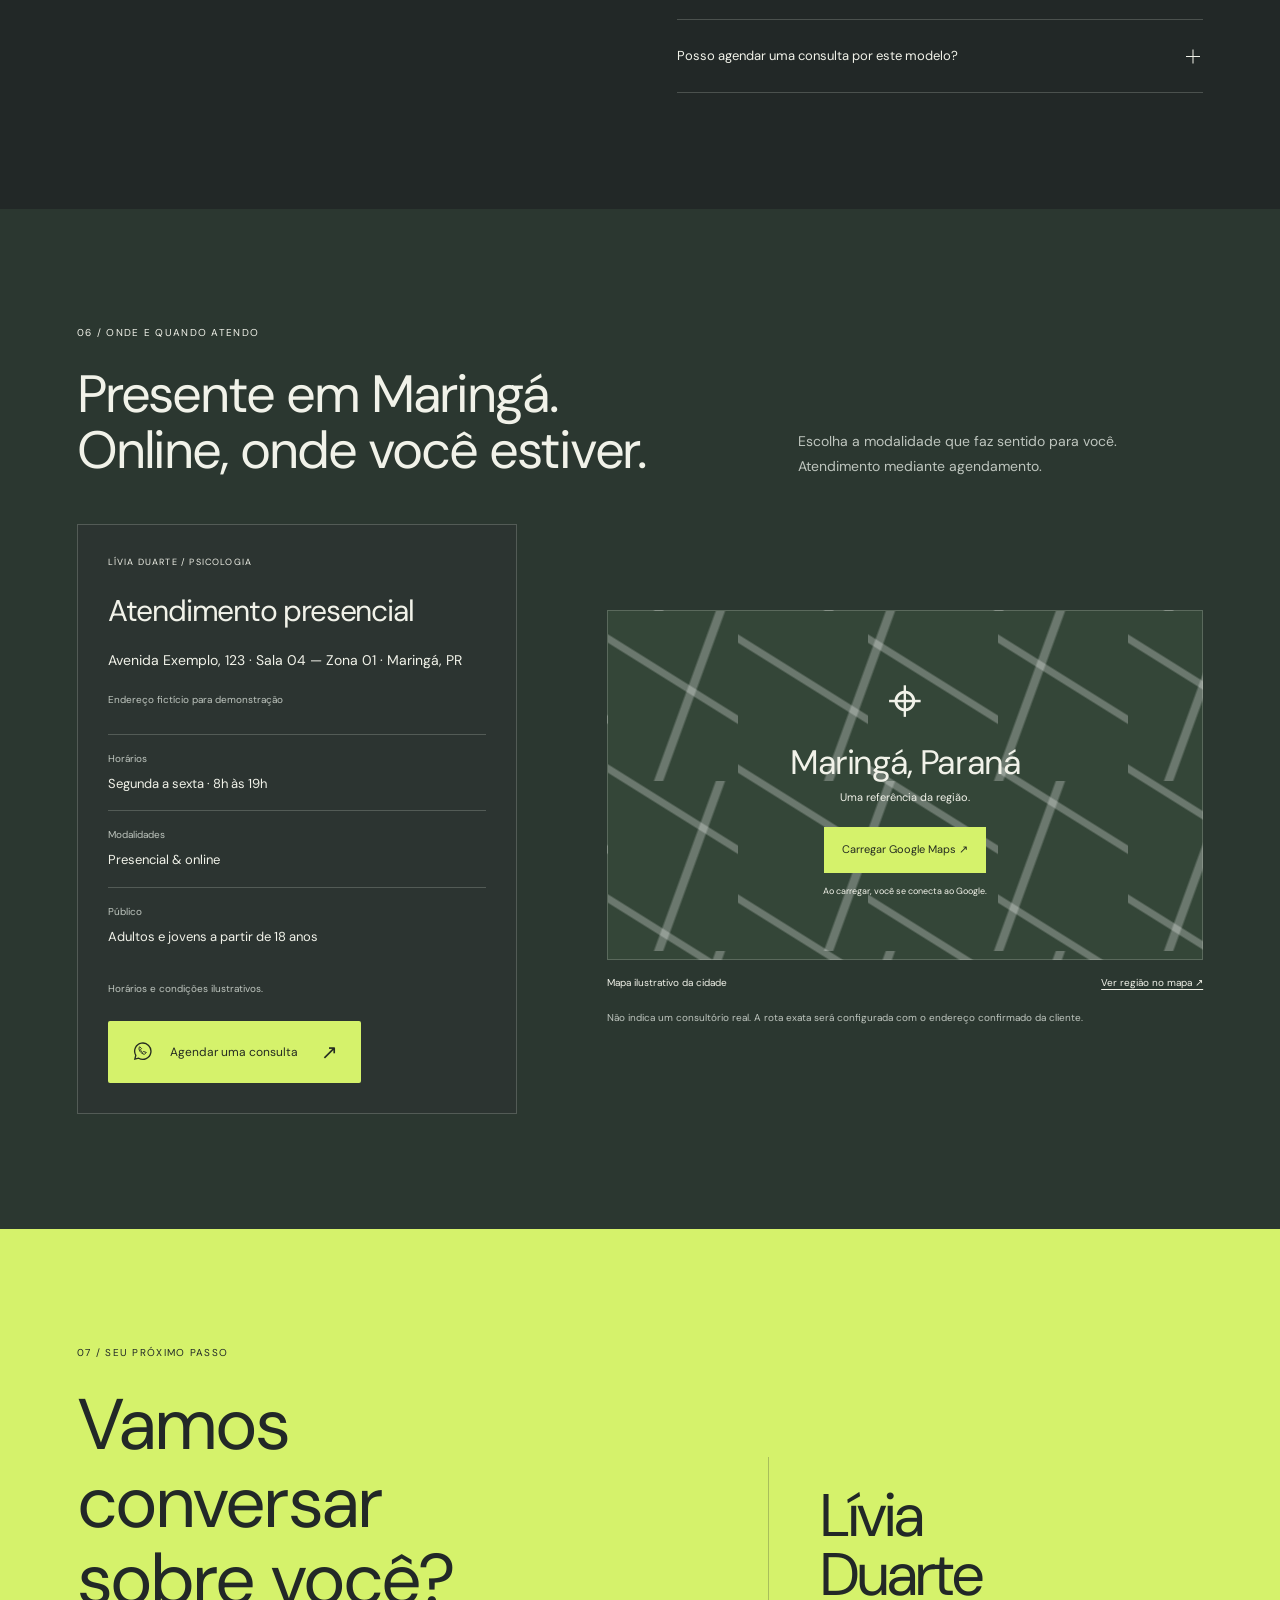
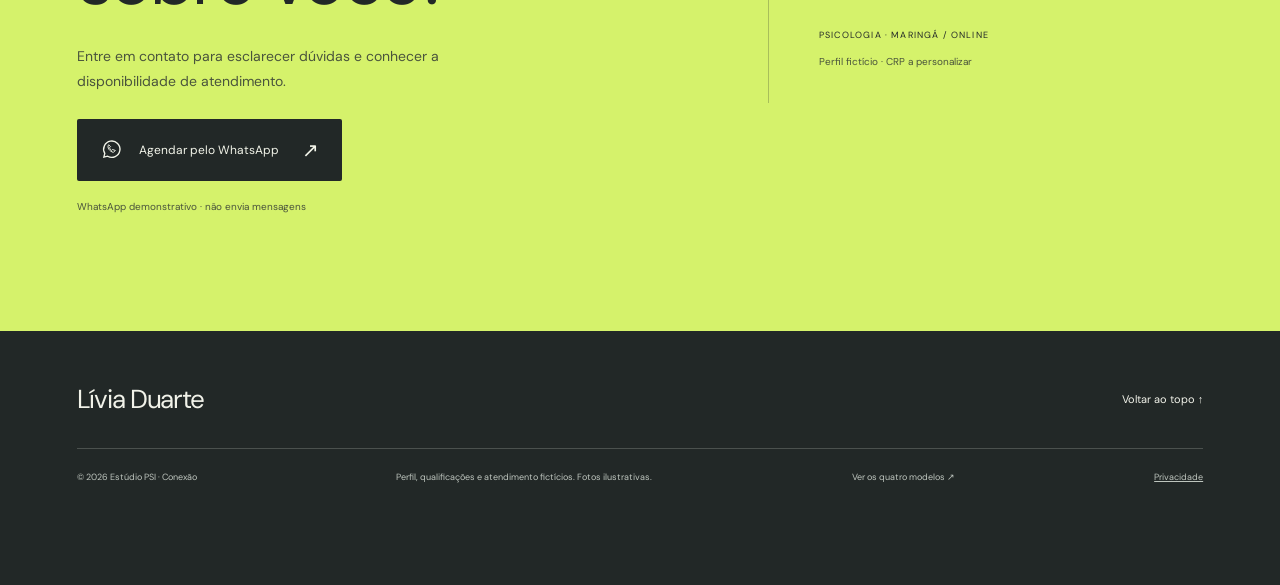
<file: modelo-02-conexao/index.html>
<!doctype html><html lang="pt-BR"><head><meta charset="utf-8"><meta name="viewport" content="width=device-width,initial-scale=1"><title>Lívia Duarte · Psicóloga em Maringá | Demonstração Conexão</title><meta name="description" content="Conheça o perfil demonstrativo de Lívia Duarte: abordagem, formação, público, psicoterapia presencial em Maringá e online, horários, localização e agendamento pelo WhatsApp."><meta name="robots" content="noindex, follow"><meta name="theme-color" content="#222827"><link rel="icon" href="assets/favicon.svg" type="image/svg+xml"><link rel="preload" href="assets/texto.woff" as="font" type="font/woff" crossorigin><link rel="stylesheet" href="styles.css"><script src="config.js" defer></script><script src="main.js" defer></script></head><body class="conexao"><a class="skip" href="#conteudo">Pular para conteúdo</a><div class="demo-bar"><a href="../index.html">ESTÚDIO PSI / 02 — CONEXÃO</a><span>DEMONSTRAÇÃO · PROFISSIONAL FICTÍCIA</span></div><header class="header"><nav class="wrap navigation" aria-label="Navegação principal"><a class="brand" href="#inicio"><span class="monogram">LD</span><span><strong data-content="name">Lívia Duarte</strong><small>PSICOLOGIA · MARINGÁ & ONLINE</small></span></a><button class="menu-toggle" aria-label="Abrir menu" aria-expanded="false" aria-controls="links"><span></span><span></span></button><div class="nav-links" id="links"><a href="#sobre">Sobre mim</a><a href="#atendimento">Atendimento</a><a href="#localizacao">Localização</a><a href="#duvidas">Dúvidas</a><a href="#contato" data-contact class="nav-cta">Agendar consulta ↗</a></div></nav></header><main id="conteudo"><section class="hero wrap" id="inicio"><div class="hero-meta"><span>PSICÓLOGA EM MARINGÁ · PRESENCIAL E ONLINE</span><span>ESCUTA. CIÊNCIA. CONEXÃO.</span></div><div class="hero-grid"><div class="hero-copy"><p class="eyebrow">PSICOLOGIA PARA A VIDA REAL</p><h1><span data-content="first">Lívia</span><br><span class="last" data-content="last">Duarte.</span></h1><p class="hero-lead" data-content="lead">Entender o que você sente. Construir novas formas de seguir.</p><button class="button" data-contact><svg viewBox="0 0 24 24" fill="none" aria-hidden="true"><path d="m4 20 1-4a8.5 8.5 0 1 1 3 3l-4 1Z" stroke="currentColor" stroke-width="1.4"/><path d="M9 7c-2 3 1 7 5 8l2-2-3-1-1 1c-1-1-2-2-2-3l1-1-2-2Z" stroke="currentColor"/></svg><span>Agendar pelo WhatsApp</span><span aria-hidden="true">↗</span></button><a class="under-link" href="#sobre">Conheça minha forma de trabalhar <span>↓</span></a></div><figure class="portrait"><img src="assets/retrato.webp" width="933" height="1400" data-image="portrait" alt="Retrato de banco de imagens · profissional fictícia" fetchpriority=high><figcaption>FOTOGRAFIA ILUSTRATIVA · PERFIL FICTÍCIO</figcaption></figure><div class="hero-sticker"><span>↗</span><p>O próximo passo<br>pode ser <strong>seu.</strong></p></div></div><div class="hero-strip"><span>TERAPIA COGNITIVO-COMPORTAMENTAL</span><span>ADULTOS · 18+</span><span>CRP: A PERSONALIZAR</span></div></section><section class="section services" id="atendimento"><div class="wrap"><div class="section-heading"><p class="eyebrow">02 / COMO POSSO ACOMPANHAR VOCÊ</p><h2>Questões reais.<br>Novas perspectivas.</h2><p>Não é preciso ter uma resposta pronta. Estas são algumas das questões que podem encontrar espaço no atendimento.</p></div><div class="service-grid"><article class="service"><div class="service-index"><span>01</span><span aria-hidden="true">↗</span></div><h3>Psicoterapia individual</h3><p>Um acompanhamento para compreender emoções, pensamentos e comportamentos, com objetivos construídos em conjunto.</p><a href="#contato" data-contact>Conversar sobre o atendimento <span aria-hidden="true">↗</span></a></article><article class="service"><div class="service-index"><span>02</span><span aria-hidden="true">↗</span></div><h3>Ansiedade e autocobrança</h3><p>Espaço para olhar para preocupações frequentes, perfeccionismo e a sensação de nunca fazer o suficiente.</p><a href="#contato" data-contact>Conversar sobre o atendimento <span aria-hidden="true">↗</span></a></article><article class="service"><div class="service-index"><span>03</span><span aria-hidden="true">↗</span></div><h3>Relações e escolhas</h3><p>Conversas sobre limites, vínculos, decisões e mudanças que fazem parte da sua vida.</p><a href="#contato" data-contact>Conversar sobre o atendimento <span aria-hidden="true">↗</span></a></article></div><p class="demo-note">Serviços e temas ilustrativos, sujeitos à atuação e habilitação da profissional real.</p></div></section><section class="section about" id="sobre"><div class="wrap about-grid"><div class="about-aside"><p class="eyebrow">01 / SOBRE A PROFISSIONAL</p><h2>Psicologia para a vida que acontece agora.</h2><div class="approach-label"><span>MINHA ABORDAGEM</span><p data-content="approach">Terapia Cognitivo-Comportamental</p></div></div><div class="about-body"><p class="intro-text" data-content="bio">Sou Lívia Duarte. Meu trabalho parte de uma pergunta: como podemos compreender o que acontece com você e transformar essa compreensão em possibilidades para a vida cotidiana?</p><p data-content="bioSecond">Na Terapia Cognitivo-Comportamental, exploramos as relações entre pensamentos, emoções e comportamentos. O processo é colaborativo: a sua experiência e os seus objetivos orientam o caminho.</p><div class="qualifications"><p class="eyebrow">FORMAÇÃO & APERFEIÇOAMENTO</p><ul><li><span>01</span><div><strong>Graduação em Psicologia</strong><small>Exemplo de formação acadêmica</small></div></li><li><span>02</span><div><strong>Formação em Terapia Cognitivo-Comportamental</strong><small>Exemplo de formação complementar</small></div></li><li><span>03</span><div><strong>Atualização e supervisão clínica</strong><small>Exemplo de desenvolvimento profissional</small></div></li></ul><p class="demo-note">Perfil e qualificações ilustrativos. Na versão da cliente, entram a trajetória, as instituições e o CRP reais.</p></div></div></div></section><section class="audience section"><div class="wrap audience-grid"><div><p class="eyebrow">03 / PARA QUEM É ESTE CUIDADO</p><h2>Para quem vive.<br>Sente. Questiona.</h2></div><div><p class="audience-label" data-content="audience">Adultos e jovens a partir de 18 anos</p><p>Este acompanhamento pode fazer sentido se você:</p><ul><li>Quer compreender melhor suas emoções e a relação consigo.</li><li>Percebe dificuldades nos vínculos ou no cotidiano.</li><li>Está vivendo mudanças e deseja um espaço de escuta.</li><li>Busca se conhecer, mesmo sem uma questão definida.</li></ul><p class="demo-note">Público demonstrativo. A adequação do atendimento é avaliada no contato com a profissional.</p></div></div></section><section class="quote-section"><div class="wrap"><span aria-hidden="true">↗</span><p>Não é preciso entender tudo para começar a conversar.</p><small>LÍVIA DUARTE / REFLEXÃO DEMONSTRATIVA</small></div></section><section class="section process" id="processo"><div class="wrap"><p class="eyebrow">04 / DO PRIMEIRO CONTATO AO ENCONTRO</p><h2>Como começar.</h2><div class="steps"><article><span>01</span><h3>Uma mensagem</h3><p>Entre em contato no WhatsApp para saber sobre a agenda e o atendimento. Não é preciso enviar relatos pessoais.</p></article><article><span>02</span><h3>Uma conversa inicial</h3><p>Esclarecemos público, abordagem, valores, horários e modalidade antes de combinar o primeiro encontro.</p></article><article><span>03</span><h3>Seu primeiro encontro</h3><p>Um momento reservado para conhecer sua demanda e conversar sobre a proposta de acompanhamento.</p></article></div><button class="button" data-contact><svg viewBox="0 0 24 24" fill="none" aria-hidden="true"><path d="m4 20 1-4a8.5 8.5 0 1 1 3 3l-4 1Z" stroke="currentColor" stroke-width="1.4"/><path d="M9 7c-2 3 1 7 5 8l2-2-3-1-1 1c-1-1-2-2-2-3l1-1-2-2Z" stroke="currentColor"/></svg><span>Consultar disponibilidade</span><span aria-hidden="true">↗</span></button></div></section><section class="section faq" id="duvidas"><div class="wrap faq-grid"><div><p class="eyebrow">05 / PERGUNTAS FREQUENTES</p><h2>Antes de começar,<br>algumas respostas.</h2><p>Informação também faz parte<br>de escolher com tranquilidade.</p></div><div class="faq-list"><details><summary>Como funciona a primeira sessão?<span class="plus" aria-hidden="true"></span></summary><p>É um encontro para conhecer sua demanda, conversar sobre a proposta de trabalho e esclarecer o funcionamento do processo. Não é necessário preparar uma fala.</p></details><details><summary>Você atende presencialmente e online?<span class="plus" aria-hidden="true"></span></summary><p>Neste perfil demonstrativo, são apresentadas as duas modalidades: presencial em Maringá e online para adultos. As modalidades reais serão confirmadas com a profissional.</p></details><details><summary>Quais são os valores e os horários disponíveis?<span class="plus" aria-hidden="true"></span></summary><p>Valores e disponibilidade são informados no contato inicial pelo WhatsApp. Os horários exibidos nesta página são exemplos de apresentação.</p></details><details><summary>Preciso estar passando por uma crise?<span class="plus" aria-hidden="true"></span></summary><p>A busca pode partir de uma dificuldade ou do desejo de se conhecer e compreender relações, escolhas e mudanças. A profissional avalia com você a adequação do acompanhamento.</p></details><details><summary>Posso agendar uma consulta por este modelo?<span class="plus" aria-hidden="true"></span></summary><p>Este é um site demonstrativo com perfil fictício. Na versão personalizada, o botão abrirá uma conversa no WhatsApp da profissional para combinar o agendamento.</p></details></div></div></section><section class="section location" id="localizacao"><div class="wrap"><div class="location-heading"><p class="eyebrow">06 / ONDE E QUANDO ATENDO</p><h2>Presente em Maringá.<br>Online, onde você estiver.</h2><p>Escolha a modalidade que faz sentido para você.<br>Atendimento mediante agendamento.</p></div><div class="location-grid"><div class="practice-card"><p class="eyebrow">LÍVIA DUARTE / PSICOLOGIA</p><h3>Atendimento presencial</h3><address data-content="address">Avenida Exemplo, 123 · Sala 04<br>Zona 01 · Maringá, PR</address><span class="demo-note">Endereço fictício para demonstração</span><dl><div><dt>Horários</dt><dd data-content="hours">Segunda a sexta · 8h às 19h</dd></div><div><dt>Modalidades</dt><dd data-content="modality">Presencial & online</dd></div><div><dt>Público</dt><dd data-content="audience">Adultos e jovens a partir de 18 anos</dd></div></dl><p class="demo-note">Horários e condições ilustrativos.</p><button class="button" data-contact><svg viewBox="0 0 24 24" fill="none" aria-hidden="true"><path d="m4 20 1-4a8.5 8.5 0 1 1 3 3l-4 1Z" stroke="currentColor" stroke-width="1.4"/><path d="M9 7c-2 3 1 7 5 8l2-2-3-1-1 1c-1-1-2-2-2-3l1-1-2-2Z" stroke="currentColor"/></svg><span>Agendar uma consulta</span><span aria-hidden="true">↗</span></button></div><div class="map-panel"><div class="map-placeholder" id="map-placeholder"><span class="map-pin" aria-hidden="true">⌖</span><h3>Maringá, Paraná</h3><p>Uma referência da região.</p><button id="load-map">Carregar Google Maps ↗</button><small>Ao carregar, você se conecta ao Google.</small></div><div id="map-container"></div><div class="map-caption"><span>Mapa ilustrativo da cidade</span><a id="map-route" href="https://www.google.com/maps/search/?api=1&query=Maringa+PR" target="_blank" rel="noopener noreferrer">Ver região no mapa ↗</a></div><p class="demo-note">Não indica um consultório real. A rota exata será configurada com o endereço confirmado da cliente.</p></div></div></div></section><section class="section contact" id="contato"><div class="wrap contact-layout"><div><p class="eyebrow">07 / SEU PRÓXIMO PASSO</p><h2>Vamos conversar<br>sobre você?</h2><p>Entre em contato para esclarecer dúvidas e conhecer a disponibilidade de atendimento.</p><button class="button" data-contact><svg viewBox="0 0 24 24" fill="none" aria-hidden="true"><path d="m4 20 1-4a8.5 8.5 0 1 1 3 3l-4 1Z" stroke="currentColor" stroke-width="1.4"/><path d="M9 7c-2 3 1 7 5 8l2-2-3-1-1 1c-1-1-2-2-2-3l1-1-2-2Z" stroke="currentColor"/></svg><span>Agendar pelo WhatsApp</span><span aria-hidden="true">↗</span></button><p class="demo-note">WhatsApp demonstrativo · não envia mensagens</p></div><div class="contact-signature"><span class="signature">Lívia<br>Duarte</span><p>PSICOLOGIA · MARINGÁ / ONLINE</p><small>Perfil fictício · CRP a personalizar</small></div></div></section></main><footer><div class="wrap footer-top"><a class="footer-name" href="#inicio" data-content="name">Lívia Duarte</a><a href="#inicio">Voltar ao topo ↑</a></div><div class="wrap footer-bottom"><span>© <span id="year">2026</span> Estúdio PSI · Conexão</span><span>Perfil, qualificações e atendimento fictícios. Fotos ilustrativas.</span><a href="../index.html">Ver os quatro modelos ↗</a><button class="privacy-trigger">Privacidade</button></div></footer><button class="whatsapp-float" data-contact aria-label="WhatsApp demonstrativo"><svg viewBox="0 0 24 24" fill="none" aria-hidden="true"><path d="m4 20 1-4a8.5 8.5 0 1 1 3 3l-4 1Z" stroke="currentColor" stroke-width="1.4"/><path d="M9 7c-2 3 1 7 5 8l2-2-3-1-1 1c-1-1-2-2-2-3l1-1-2-2Z" stroke="currentColor"/></svg><span>WhatsApp<small>Demonstração</small></span></button><dialog id="contact-dialog" aria-labelledby="dialog-title"><button class="dialog-close" aria-label="Fechar janela">×</button><p class="eyebrow">ESTÚDIO PSI / DEMONSTRAÇÃO</p><h2 id="dialog-title">Vamos<br>conversar?</h2><p>Este é o modelo Conexão, com perfil fictício. Na versão da cliente, este botão abrirá o WhatsApp da profissional para esclarecer dúvidas e combinar uma consulta.</p><p>Nenhuma mensagem é enviada nesta demonstração.</p><button class="dialog-done button">Continuar explorando ↗</button></dialog><dialog id="privacy-dialog" aria-labelledby="privacy-title"><button class="dialog-close" aria-label="Fechar privacidade">×</button><h2 id="privacy-title">Privacidade</h2><p>Esta demonstração não possui formulário, analytics ou armazenamento de relatos pessoais. Fontes e fotografias são locais. O Google Maps só é carregado após sua escolha e pode processar dados técnicos de acesso.</p><p>A hospedagem pode processar dados técnicos. Na versão personalizada, esta informação deve refletir as integrações reais, incluindo WhatsApp.</p><button class="dialog-done button">Entendi ↗</button></dialog></body></html>
</file>
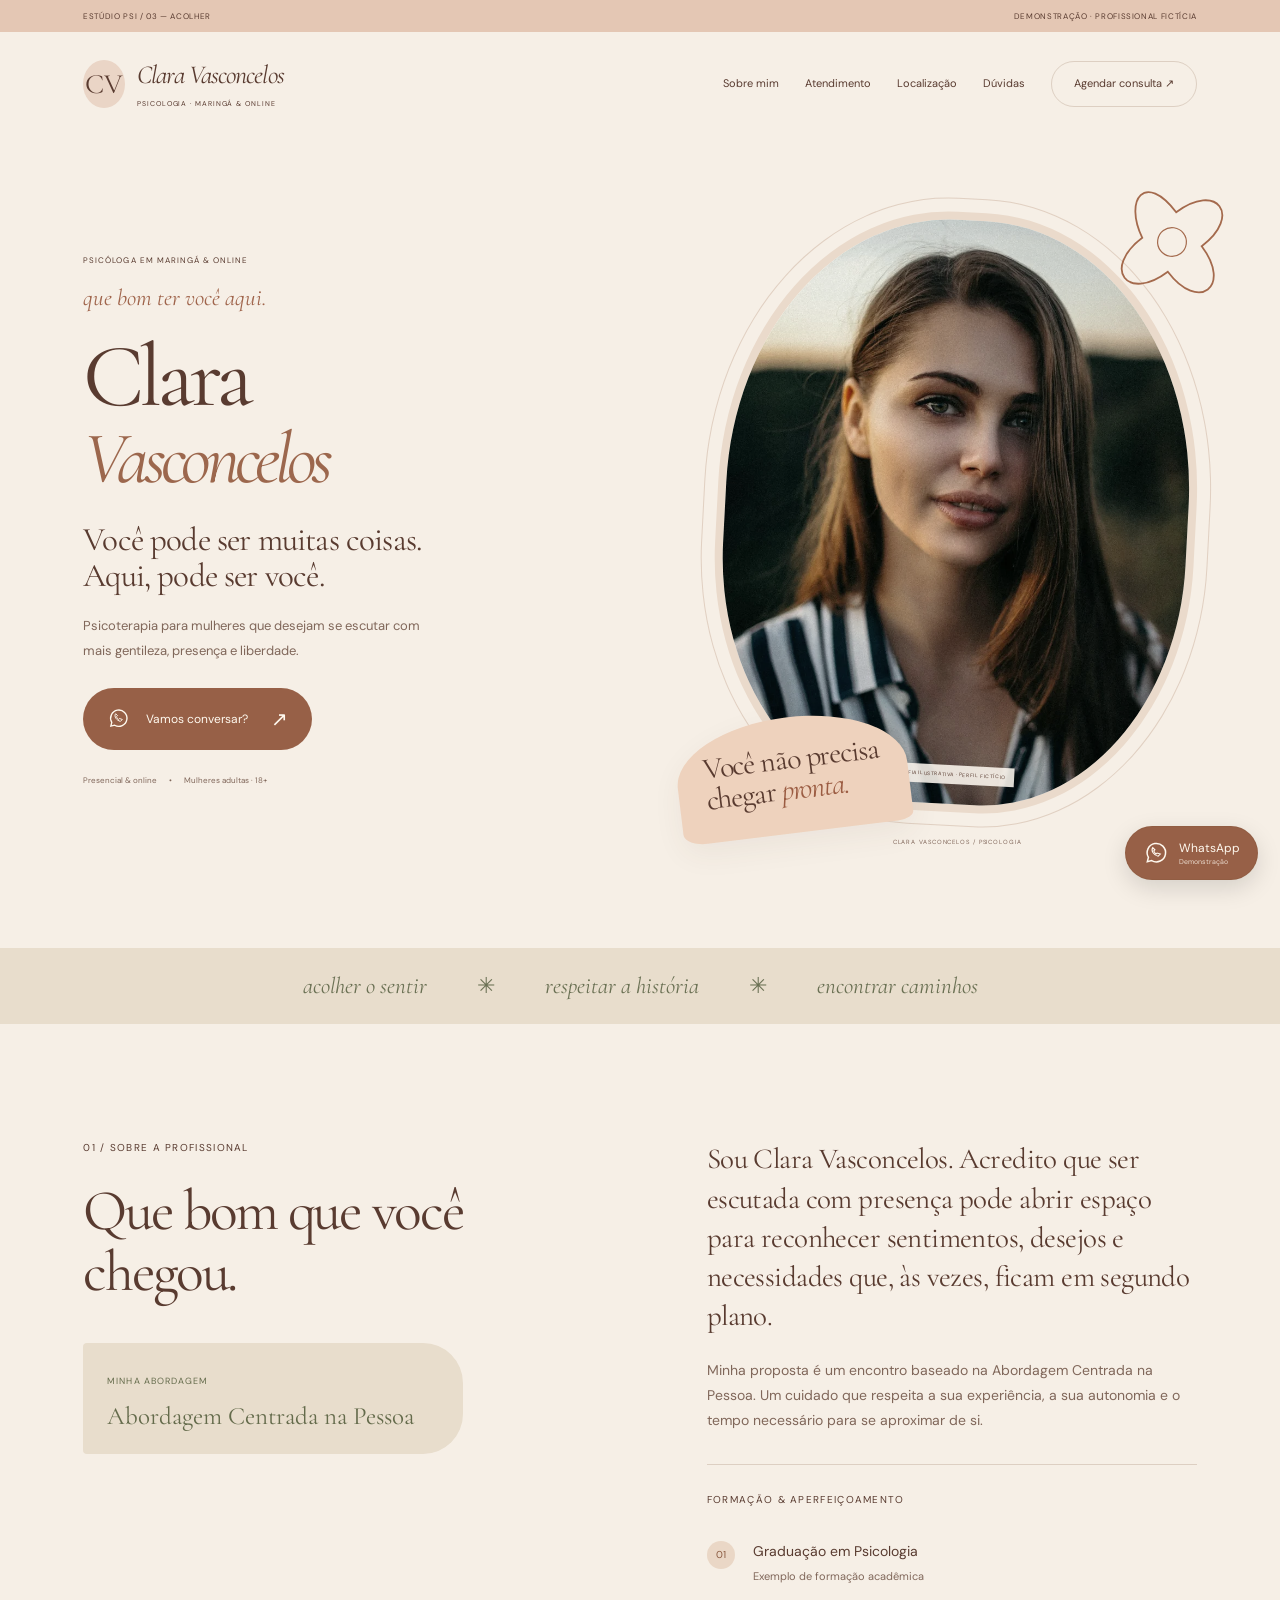
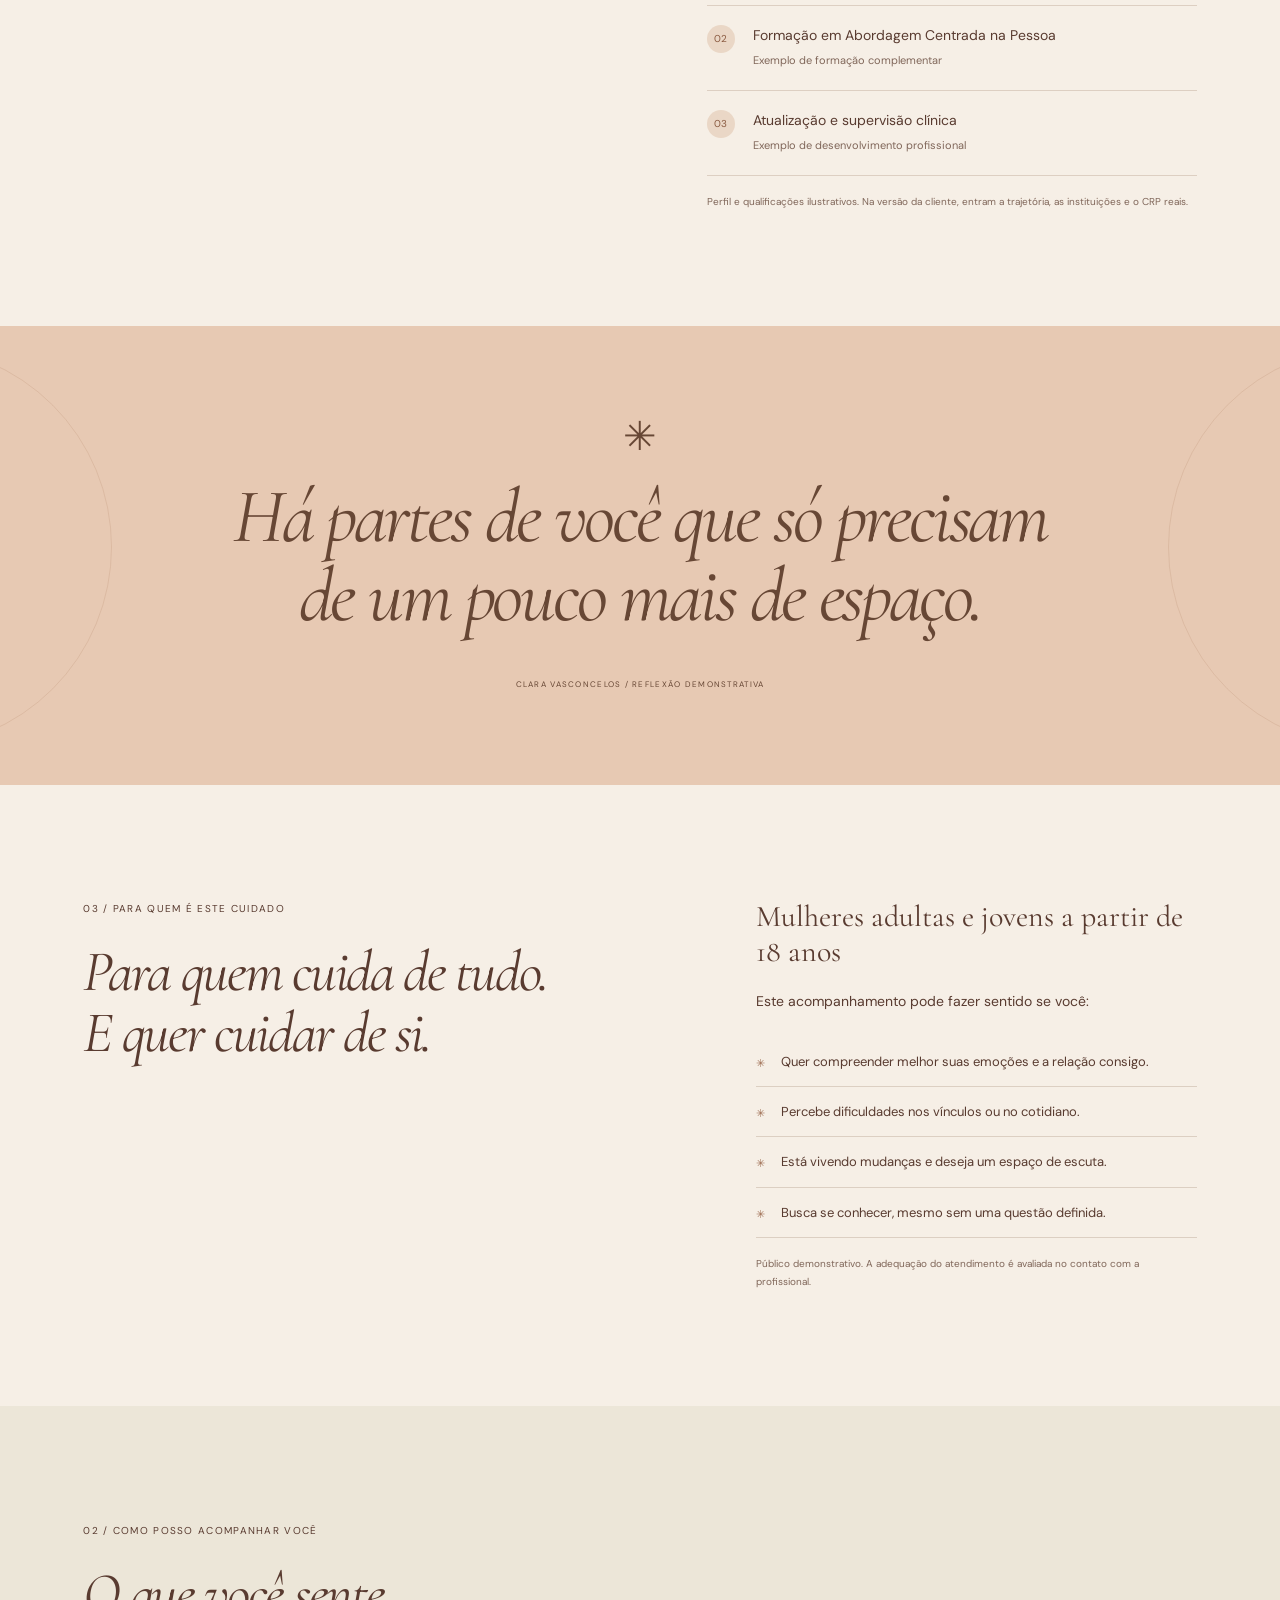
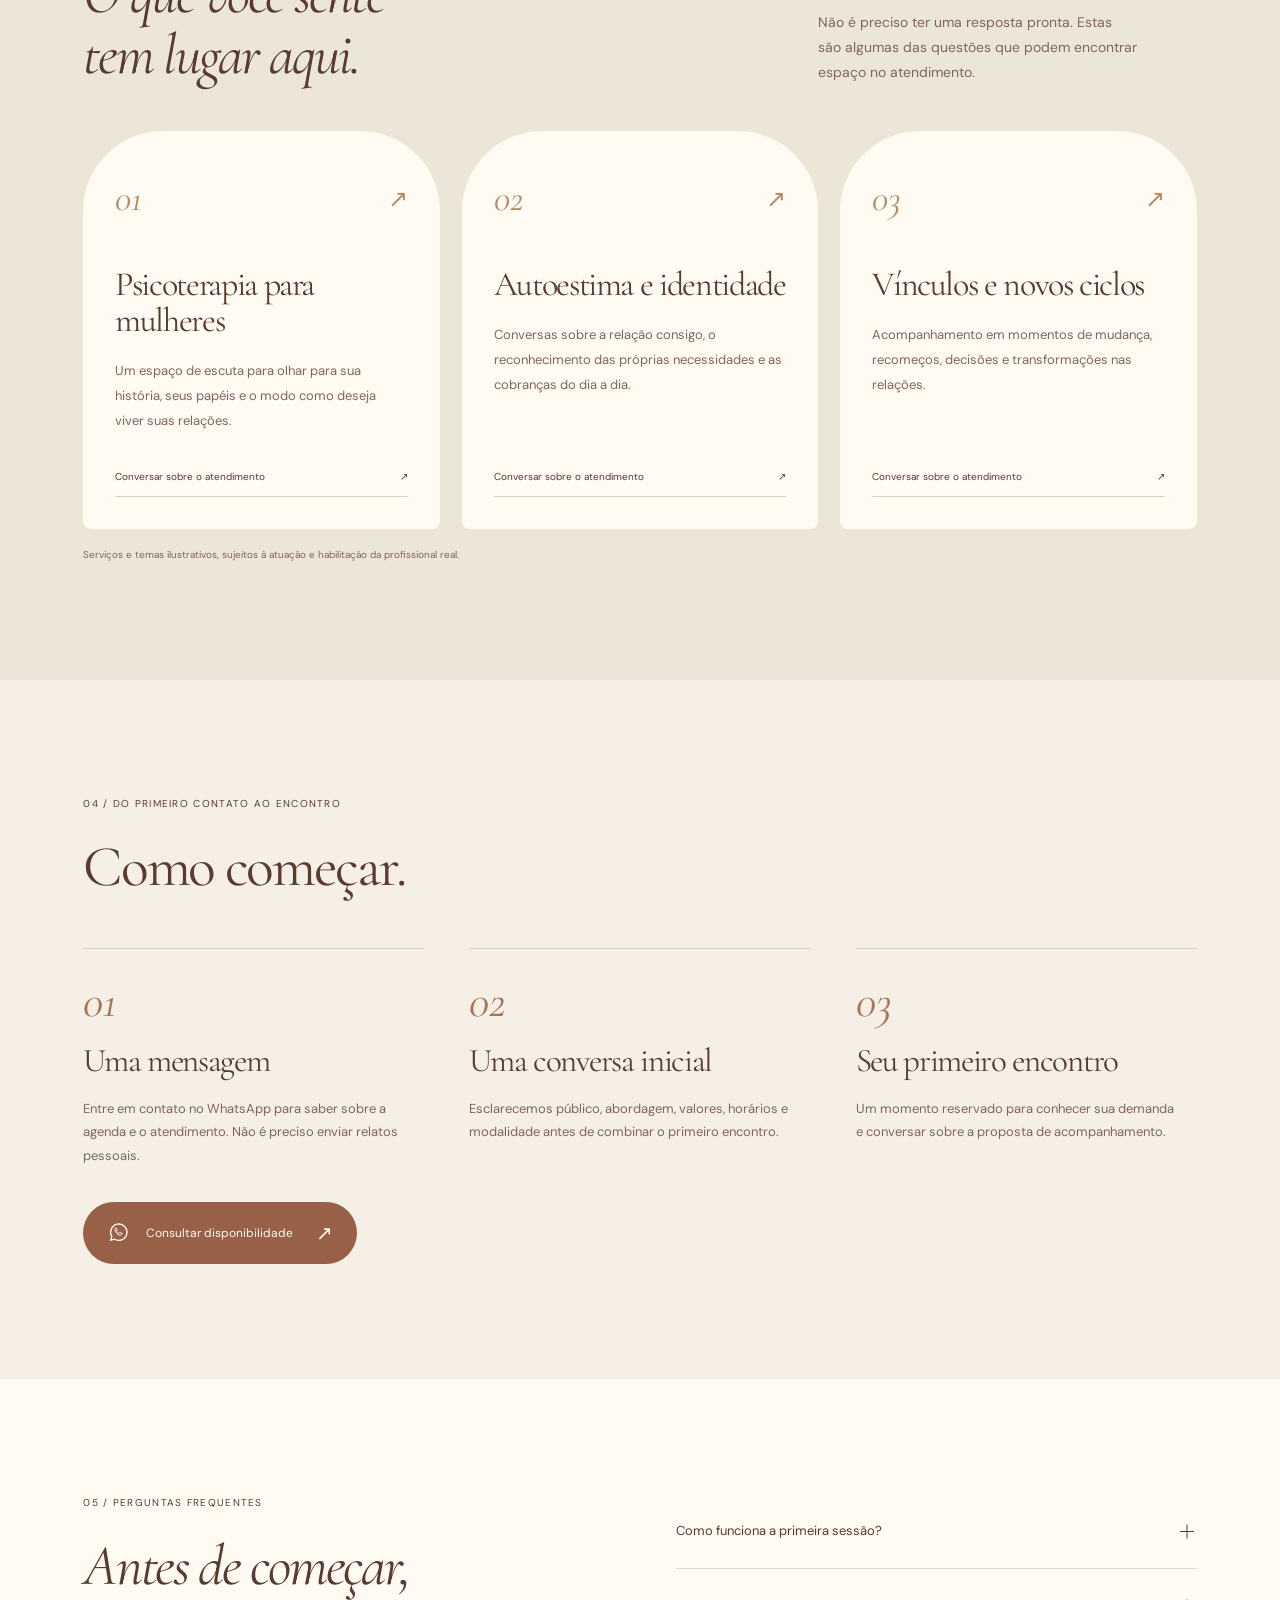
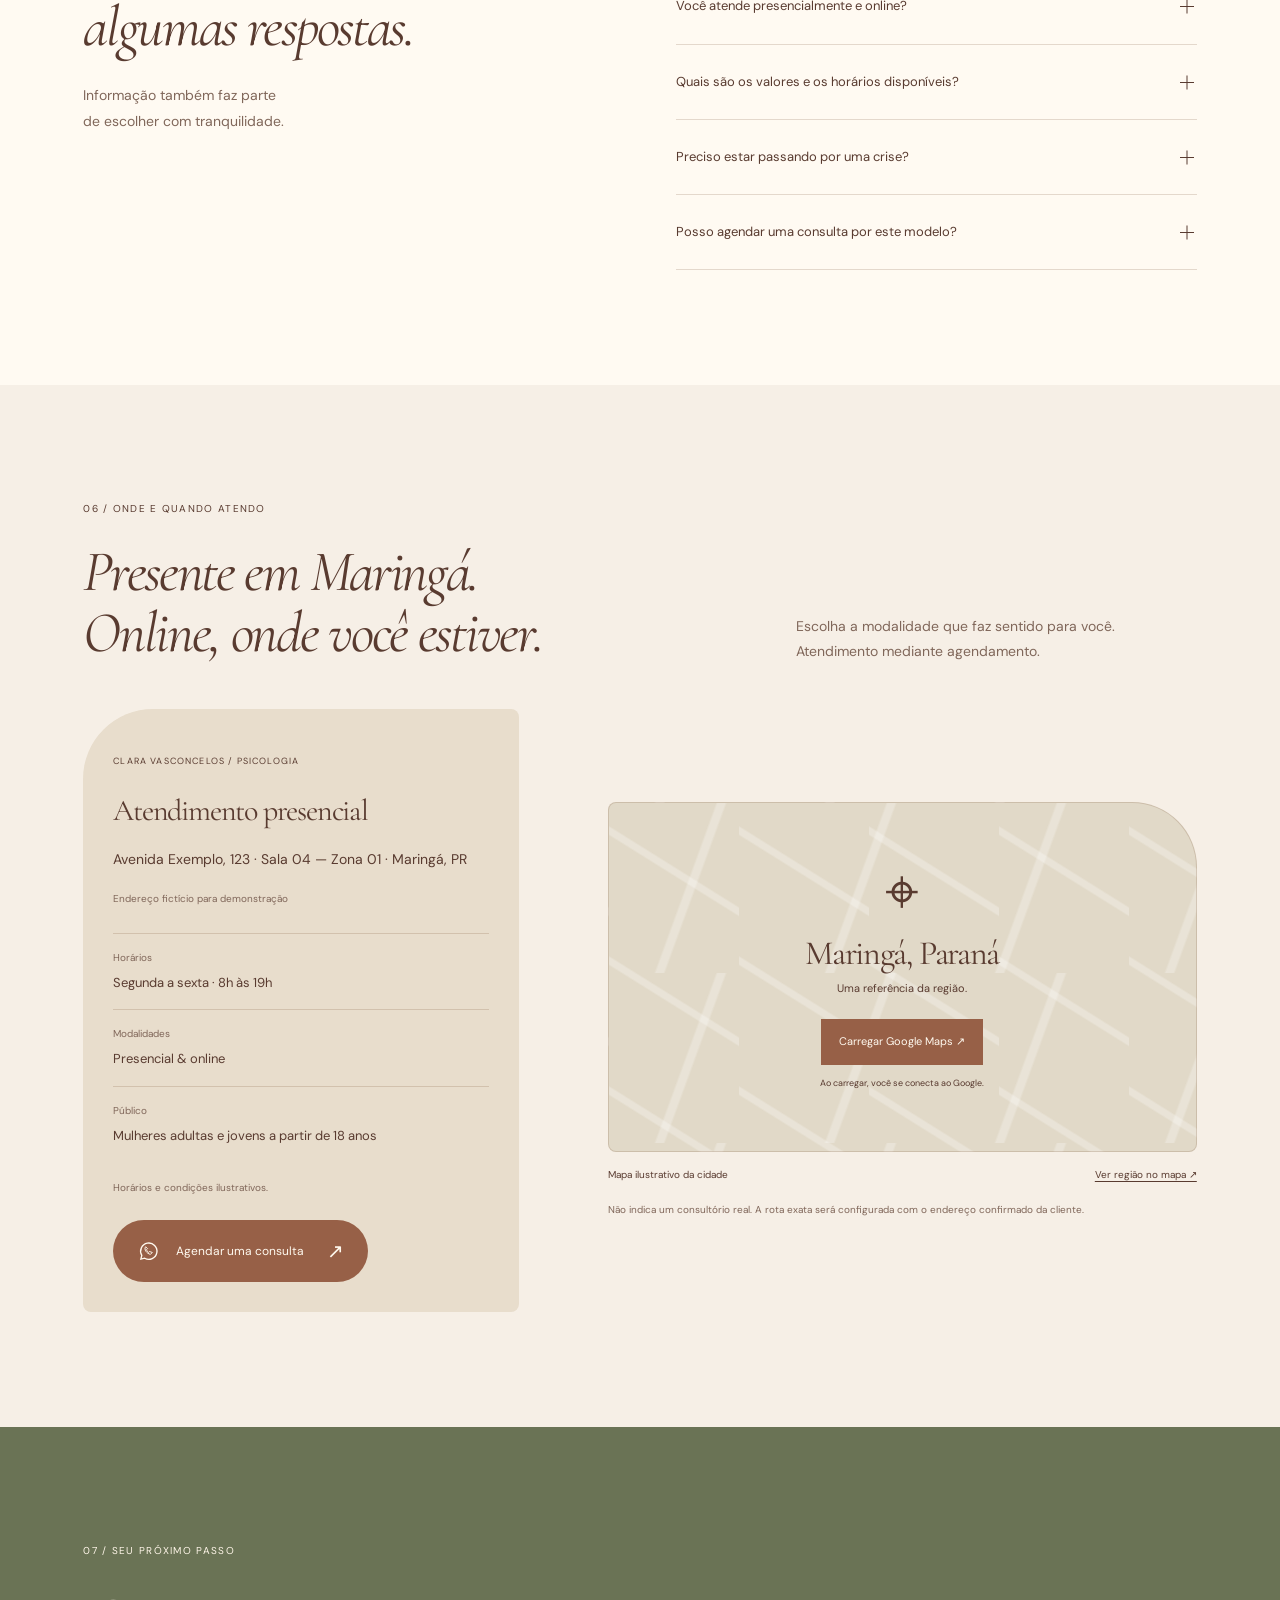
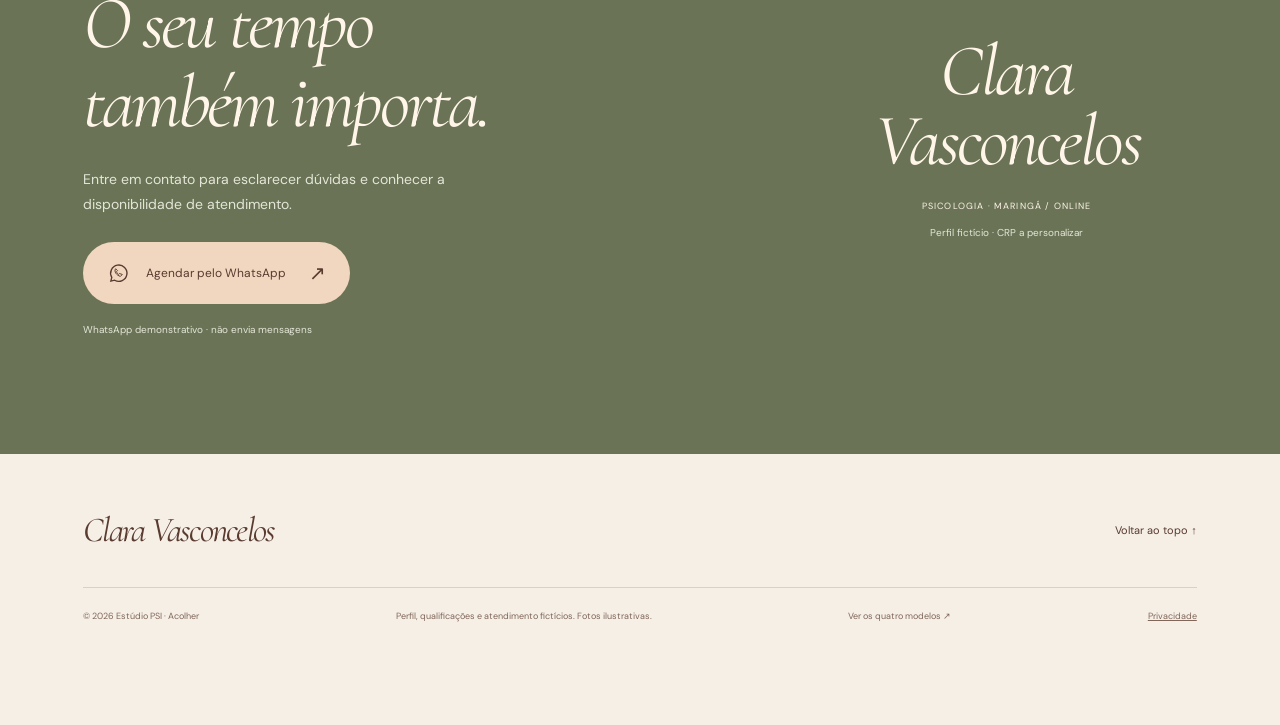
<file: modelo-03-acolher/index.html>
<!doctype html><html lang="pt-BR"><head><meta charset="utf-8"><meta name="viewport" content="width=device-width,initial-scale=1"><title>Clara Vasconcelos · Psicóloga em Maringá | Demonstração Acolher</title><meta name="description" content="Conheça o perfil demonstrativo de Clara Vasconcelos: abordagem, formação, público, psicoterapia presencial em Maringá e online, horários, localização e agendamento pelo WhatsApp."><meta name="robots" content="noindex, follow"><meta name="theme-color" content="#f6efe6"><link rel="icon" href="assets/favicon.svg" type="image/svg+xml"><link rel="preload" href="assets/texto.woff" as="font" type="font/woff" crossorigin><link rel="stylesheet" href="styles.css"><script src="config.js" defer></script><script src="main.js" defer></script></head><body class="acolher"><a class="skip" href="#conteudo">Pular para conteúdo</a><div class="demo-bar"><a href="../index.html">ESTÚDIO PSI / 03 — ACOLHER</a><span>DEMONSTRAÇÃO · PROFISSIONAL FICTÍCIA</span></div><header class="header"><nav class="wrap navigation" aria-label="Navegação principal"><a class="brand" href="#inicio"><span class="monogram">CV</span><span><strong data-content="name">Clara Vasconcelos</strong><small>PSICOLOGIA · MARINGÁ & ONLINE</small></span></a><button class="menu-toggle" aria-label="Abrir menu" aria-expanded="false" aria-controls="links"><span></span><span></span></button><div class="nav-links" id="links"><a href="#sobre">Sobre mim</a><a href="#atendimento">Atendimento</a><a href="#localizacao">Localização</a><a href="#duvidas">Dúvidas</a><a href="#contato" data-contact class="nav-cta">Agendar consulta ↗</a></div></nav></header><main id="conteudo"><section class="hero wrap" id="inicio"><div class="hero-copy"><p class="eyebrow">PSICÓLOGA EM MARINGÁ & ONLINE</p><span class="handnote">que bom ter você aqui.</span><h1><span data-content="first">Clara</span><br><em data-content="last">Vasconcelos.</em></h1><p class="hero-lead" data-content="lead">Você pode ser muitas coisas. Aqui, pode ser você.</p><p class="hero-description">Psicoterapia para mulheres que desejam se escutar com mais gentileza, presença e liberdade.</p><button class="button" data-contact><svg viewBox="0 0 24 24" fill="none" aria-hidden="true"><path d="m4 20 1-4a8.5 8.5 0 1 1 3 3l-4 1Z" stroke="currentColor" stroke-width="1.4"/><path d="M9 7c-2 3 1 7 5 8l2-2-3-1-1 1c-1-1-2-2-2-3l1-1-2-2Z" stroke="currentColor"/></svg><span>Vamos conversar?</span><span aria-hidden="true">↗</span></button><div class="hero-tags"><span>Presencial & online</span><span>Mulheres adultas · 18+</span></div></div><div class="hero-visual"><figure class="portrait"><img src="assets/retrato.webp" width="933" height="1400" data-image="portrait" alt="Retrato de banco de imagens · profissional fictícia" fetchpriority=high><figcaption>FOTOGRAFIA ILUSTRATIVA · PERFIL FICTÍCIO</figcaption></figure><svg class="flower" viewBox="0 0 100 100" fill="none" aria-hidden="true"><path d="M50 25C20-5 5 20 25 50-5 80 20 105 50 75c30 30 55 5 25-25C105 20 80-5 50 25Z" stroke="currentColor" stroke-width="1.5"/><circle cx="50" cy="50" r="12" stroke="currentColor"/></svg><div class="hero-note">Você não precisa<br>chegar <em>pronta.</em></div><span class="picture-index">CLARA VASCONCELOS / PSICOLOGIA</span></div></section><div class="soft-ribbon"><span>acolher o sentir</span><span>✳</span><span>respeitar a história</span><span>✳</span><span>encontrar caminhos</span></div><section class="section about" id="sobre"><div class="wrap about-grid"><div class="about-aside"><p class="eyebrow">01 / SOBRE A PROFISSIONAL</p><h2>Que bom que você chegou.</h2><div class="approach-label"><span>MINHA ABORDAGEM</span><p data-content="approach">Abordagem Centrada na Pessoa</p></div></div><div class="about-body"><p class="intro-text" data-content="bio">Sou Clara Vasconcelos. Acredito que ser escutada com presença pode abrir espaço para reconhecer sentimentos, desejos e necessidades que, às vezes, ficam em segundo plano.</p><p data-content="bioSecond">Minha proposta é um encontro baseado na Abordagem Centrada na Pessoa. Um cuidado que respeita a sua experiência, a sua autonomia e o tempo necessário para se aproximar de si.</p><div class="qualifications"><p class="eyebrow">FORMAÇÃO & APERFEIÇOAMENTO</p><ul><li><span>01</span><div><strong>Graduação em Psicologia</strong><small>Exemplo de formação acadêmica</small></div></li><li><span>02</span><div><strong>Formação em Abordagem Centrada na Pessoa</strong><small>Exemplo de formação complementar</small></div></li><li><span>03</span><div><strong>Atualização e supervisão clínica</strong><small>Exemplo de desenvolvimento profissional</small></div></li></ul><p class="demo-note">Perfil e qualificações ilustrativos. Na versão da cliente, entram a trajetória, as instituições e o CRP reais.</p></div></div></div></section><section class="quote-section"><div class="wrap"><span aria-hidden="true">✳</span><p>Há partes de você que só precisam de um pouco mais de espaço.</p><small>CLARA VASCONCELOS / REFLEXÃO DEMONSTRATIVA</small></div></section><section class="audience section"><div class="wrap audience-grid"><div><p class="eyebrow">03 / PARA QUEM É ESTE CUIDADO</p><h2>Para quem cuida de tudo.<br>E quer cuidar de si.</h2></div><div><p class="audience-label" data-content="audience">Mulheres adultas e jovens a partir de 18 anos</p><p>Este acompanhamento pode fazer sentido se você:</p><ul><li>Quer compreender melhor suas emoções e a relação consigo.</li><li>Percebe dificuldades nos vínculos ou no cotidiano.</li><li>Está vivendo mudanças e deseja um espaço de escuta.</li><li>Busca se conhecer, mesmo sem uma questão definida.</li></ul><p class="demo-note">Público demonstrativo. A adequação do atendimento é avaliada no contato com a profissional.</p></div></div></section><section class="section services" id="atendimento"><div class="wrap"><div class="section-heading"><p class="eyebrow">02 / COMO POSSO ACOMPANHAR VOCÊ</p><h2>O que você sente<br>tem lugar aqui.</h2><p>Não é preciso ter uma resposta pronta. Estas são algumas das questões que podem encontrar espaço no atendimento.</p></div><div class="service-grid"><article class="service"><div class="service-index"><span>01</span><span aria-hidden="true">↗</span></div><h3>Psicoterapia para mulheres</h3><p>Um espaço de escuta para olhar para sua história, seus papéis e o modo como deseja viver suas relações.</p><a href="#contato" data-contact>Conversar sobre o atendimento <span aria-hidden="true">↗</span></a></article><article class="service"><div class="service-index"><span>02</span><span aria-hidden="true">↗</span></div><h3>Autoestima e identidade</h3><p>Conversas sobre a relação consigo, o reconhecimento das próprias necessidades e as cobranças do dia a dia.</p><a href="#contato" data-contact>Conversar sobre o atendimento <span aria-hidden="true">↗</span></a></article><article class="service"><div class="service-index"><span>03</span><span aria-hidden="true">↗</span></div><h3>Vínculos e novos ciclos</h3><p>Acompanhamento em momentos de mudança, recomeços, decisões e transformações nas relações.</p><a href="#contato" data-contact>Conversar sobre o atendimento <span aria-hidden="true">↗</span></a></article></div><p class="demo-note">Serviços e temas ilustrativos, sujeitos à atuação e habilitação da profissional real.</p></div></section><section class="section process" id="processo"><div class="wrap"><p class="eyebrow">04 / DO PRIMEIRO CONTATO AO ENCONTRO</p><h2>Como começar.</h2><div class="steps"><article><span>01</span><h3>Uma mensagem</h3><p>Entre em contato no WhatsApp para saber sobre a agenda e o atendimento. Não é preciso enviar relatos pessoais.</p></article><article><span>02</span><h3>Uma conversa inicial</h3><p>Esclarecemos público, abordagem, valores, horários e modalidade antes de combinar o primeiro encontro.</p></article><article><span>03</span><h3>Seu primeiro encontro</h3><p>Um momento reservado para conhecer sua demanda e conversar sobre a proposta de acompanhamento.</p></article></div><button class="button" data-contact><svg viewBox="0 0 24 24" fill="none" aria-hidden="true"><path d="m4 20 1-4a8.5 8.5 0 1 1 3 3l-4 1Z" stroke="currentColor" stroke-width="1.4"/><path d="M9 7c-2 3 1 7 5 8l2-2-3-1-1 1c-1-1-2-2-2-3l1-1-2-2Z" stroke="currentColor"/></svg><span>Consultar disponibilidade</span><span aria-hidden="true">↗</span></button></div></section><section class="section faq" id="duvidas"><div class="wrap faq-grid"><div><p class="eyebrow">05 / PERGUNTAS FREQUENTES</p><h2>Antes de começar,<br>algumas respostas.</h2><p>Informação também faz parte<br>de escolher com tranquilidade.</p></div><div class="faq-list"><details><summary>Como funciona a primeira sessão?<span class="plus" aria-hidden="true"></span></summary><p>É um encontro para conhecer sua demanda, conversar sobre a proposta de trabalho e esclarecer o funcionamento do processo. Não é necessário preparar uma fala.</p></details><details><summary>Você atende presencialmente e online?<span class="plus" aria-hidden="true"></span></summary><p>Neste perfil demonstrativo, são apresentadas as duas modalidades: presencial em Maringá e online para adultos. As modalidades reais serão confirmadas com a profissional.</p></details><details><summary>Quais são os valores e os horários disponíveis?<span class="plus" aria-hidden="true"></span></summary><p>Valores e disponibilidade são informados no contato inicial pelo WhatsApp. Os horários exibidos nesta página são exemplos de apresentação.</p></details><details><summary>Preciso estar passando por uma crise?<span class="plus" aria-hidden="true"></span></summary><p>A busca pode partir de uma dificuldade ou do desejo de se conhecer e compreender relações, escolhas e mudanças. A profissional avalia com você a adequação do acompanhamento.</p></details><details><summary>Posso agendar uma consulta por este modelo?<span class="plus" aria-hidden="true"></span></summary><p>Este é um site demonstrativo com perfil fictício. Na versão personalizada, o botão abrirá uma conversa no WhatsApp da profissional para combinar o agendamento.</p></details></div></div></section><section class="section location" id="localizacao"><div class="wrap"><div class="location-heading"><p class="eyebrow">06 / ONDE E QUANDO ATENDO</p><h2>Presente em Maringá.<br>Online, onde você estiver.</h2><p>Escolha a modalidade que faz sentido para você.<br>Atendimento mediante agendamento.</p></div><div class="location-grid"><div class="practice-card"><p class="eyebrow">CLARA VASCONCELOS / PSICOLOGIA</p><h3>Atendimento presencial</h3><address data-content="address">Avenida Exemplo, 123 · Sala 04<br>Zona 01 · Maringá, PR</address><span class="demo-note">Endereço fictício para demonstração</span><dl><div><dt>Horários</dt><dd data-content="hours">Segunda a sexta · 8h às 19h</dd></div><div><dt>Modalidades</dt><dd data-content="modality">Presencial & online</dd></div><div><dt>Público</dt><dd data-content="audience">Mulheres adultas e jovens a partir de 18 anos</dd></div></dl><p class="demo-note">Horários e condições ilustrativos.</p><button class="button" data-contact><svg viewBox="0 0 24 24" fill="none" aria-hidden="true"><path d="m4 20 1-4a8.5 8.5 0 1 1 3 3l-4 1Z" stroke="currentColor" stroke-width="1.4"/><path d="M9 7c-2 3 1 7 5 8l2-2-3-1-1 1c-1-1-2-2-2-3l1-1-2-2Z" stroke="currentColor"/></svg><span>Agendar uma consulta</span><span aria-hidden="true">↗</span></button></div><div class="map-panel"><div class="map-placeholder" id="map-placeholder"><span class="map-pin" aria-hidden="true">⌖</span><h3>Maringá, Paraná</h3><p>Uma referência da região.</p><button id="load-map">Carregar Google Maps ↗</button><small>Ao carregar, você se conecta ao Google.</small></div><div id="map-container"></div><div class="map-caption"><span>Mapa ilustrativo da cidade</span><a id="map-route" href="https://www.google.com/maps/search/?api=1&query=Maringa+PR" target="_blank" rel="noopener noreferrer">Ver região no mapa ↗</a></div><p class="demo-note">Não indica um consultório real. A rota exata será configurada com o endereço confirmado da cliente.</p></div></div></div></section><section class="section contact" id="contato"><div class="wrap contact-layout"><div><p class="eyebrow">07 / SEU PRÓXIMO PASSO</p><h2>O seu tempo<br>também importa.</h2><p>Entre em contato para esclarecer dúvidas e conhecer a disponibilidade de atendimento.</p><button class="button" data-contact><svg viewBox="0 0 24 24" fill="none" aria-hidden="true"><path d="m4 20 1-4a8.5 8.5 0 1 1 3 3l-4 1Z" stroke="currentColor" stroke-width="1.4"/><path d="M9 7c-2 3 1 7 5 8l2-2-3-1-1 1c-1-1-2-2-2-3l1-1-2-2Z" stroke="currentColor"/></svg><span>Agendar pelo WhatsApp</span><span aria-hidden="true">↗</span></button><p class="demo-note">WhatsApp demonstrativo · não envia mensagens</p></div><div class="contact-signature"><span class="signature">Clara<br>Vasconcelos</span><p>PSICOLOGIA · MARINGÁ / ONLINE</p><small>Perfil fictício · CRP a personalizar</small></div></div></section></main><footer><div class="wrap footer-top"><a class="footer-name" href="#inicio" data-content="name">Clara Vasconcelos</a><a href="#inicio">Voltar ao topo ↑</a></div><div class="wrap footer-bottom"><span>© <span id="year">2026</span> Estúdio PSI · Acolher</span><span>Perfil, qualificações e atendimento fictícios. Fotos ilustrativas.</span><a href="../index.html">Ver os quatro modelos ↗</a><button class="privacy-trigger">Privacidade</button></div></footer><button class="whatsapp-float" data-contact aria-label="WhatsApp demonstrativo"><svg viewBox="0 0 24 24" fill="none" aria-hidden="true"><path d="m4 20 1-4a8.5 8.5 0 1 1 3 3l-4 1Z" stroke="currentColor" stroke-width="1.4"/><path d="M9 7c-2 3 1 7 5 8l2-2-3-1-1 1c-1-1-2-2-2-3l1-1-2-2Z" stroke="currentColor"/></svg><span>WhatsApp<small>Demonstração</small></span></button><dialog id="contact-dialog" aria-labelledby="dialog-title"><button class="dialog-close" aria-label="Fechar janela">×</button><p class="eyebrow">ESTÚDIO PSI / DEMONSTRAÇÃO</p><h2 id="dialog-title">Vamos<br>conversar?</h2><p>Este é o modelo Acolher, com perfil fictício. Na versão da cliente, este botão abrirá o WhatsApp da profissional para esclarecer dúvidas e combinar uma consulta.</p><p>Nenhuma mensagem é enviada nesta demonstração.</p><button class="dialog-done button">Continuar explorando ↗</button></dialog><dialog id="privacy-dialog" aria-labelledby="privacy-title"><button class="dialog-close" aria-label="Fechar privacidade">×</button><h2 id="privacy-title">Privacidade</h2><p>Esta demonstração não possui formulário, analytics ou armazenamento de relatos pessoais. Fontes e fotografias são locais. O Google Maps só é carregado após sua escolha e pode processar dados técnicos de acesso.</p><p>A hospedagem pode processar dados técnicos. Na versão personalizada, esta informação deve refletir as integrações reais, incluindo WhatsApp.</p><button class="dialog-done button">Entendi ↗</button></dialog></body></html>
</file>
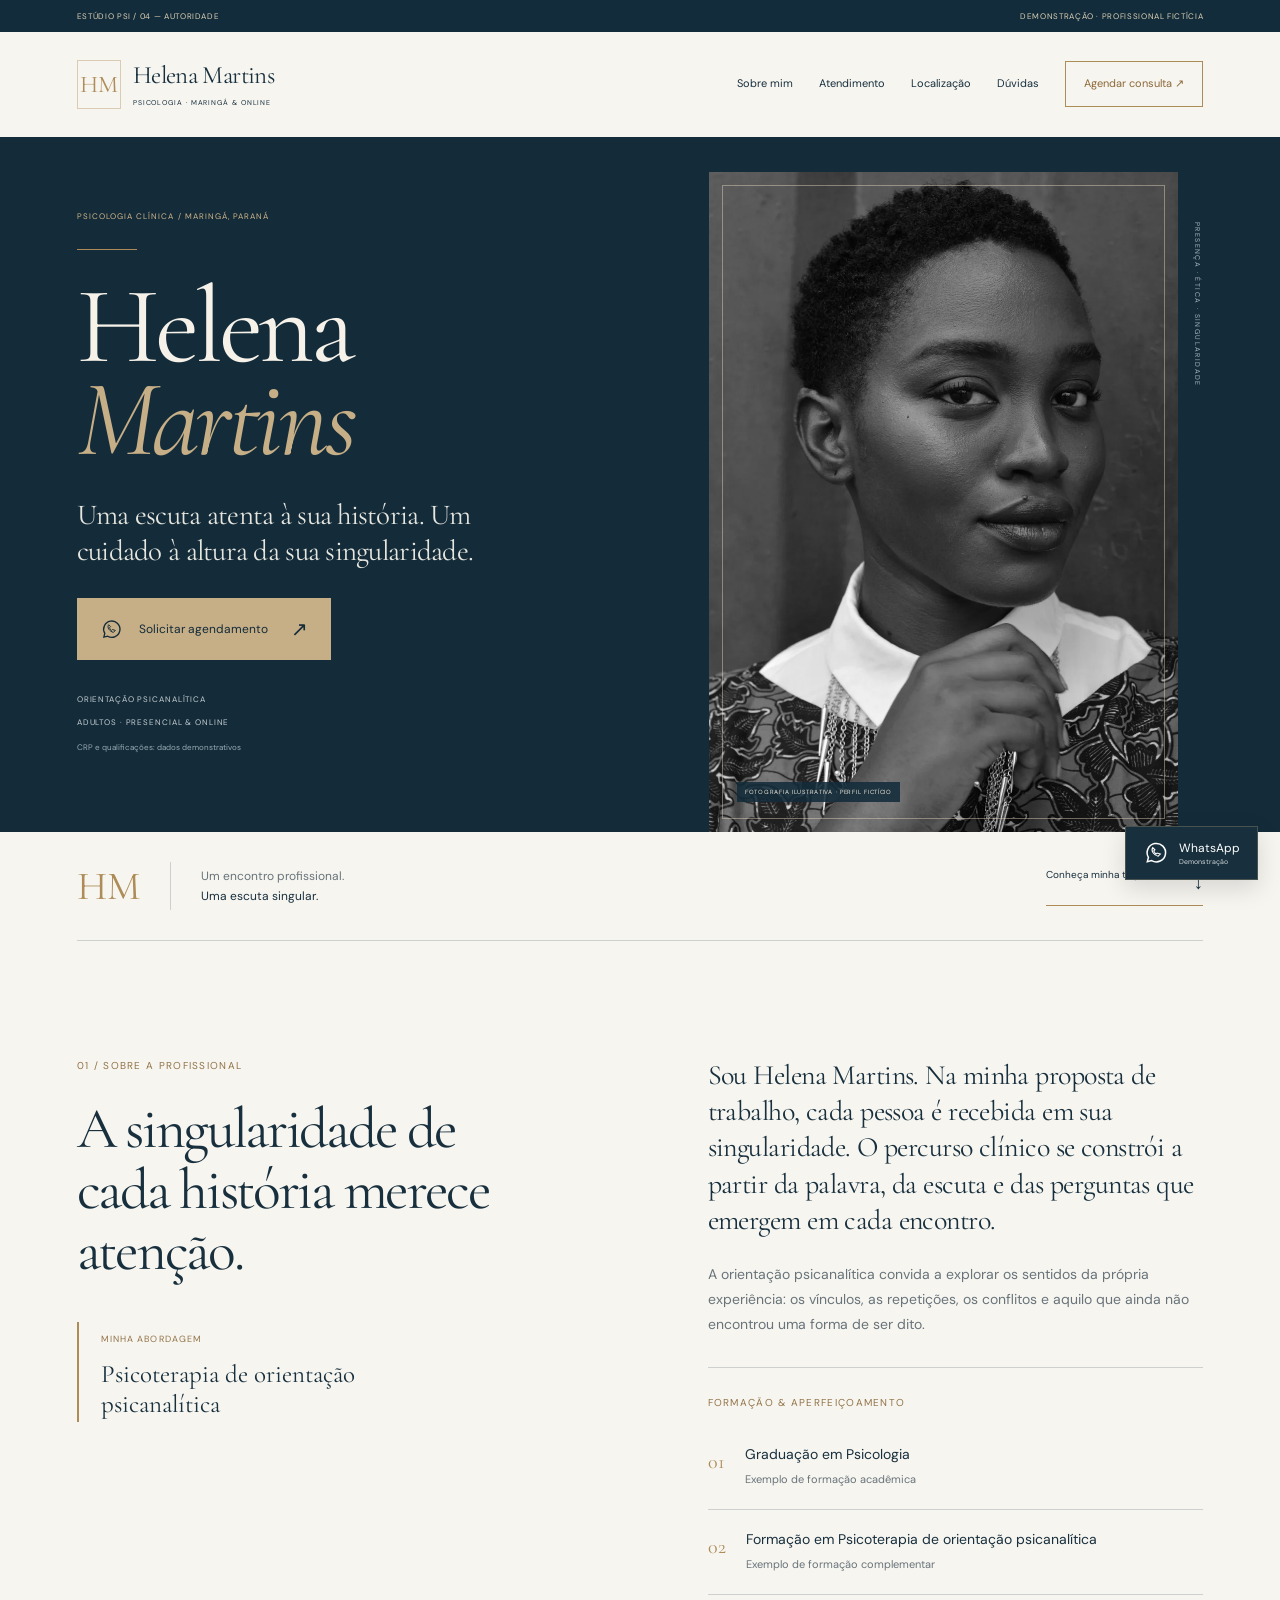
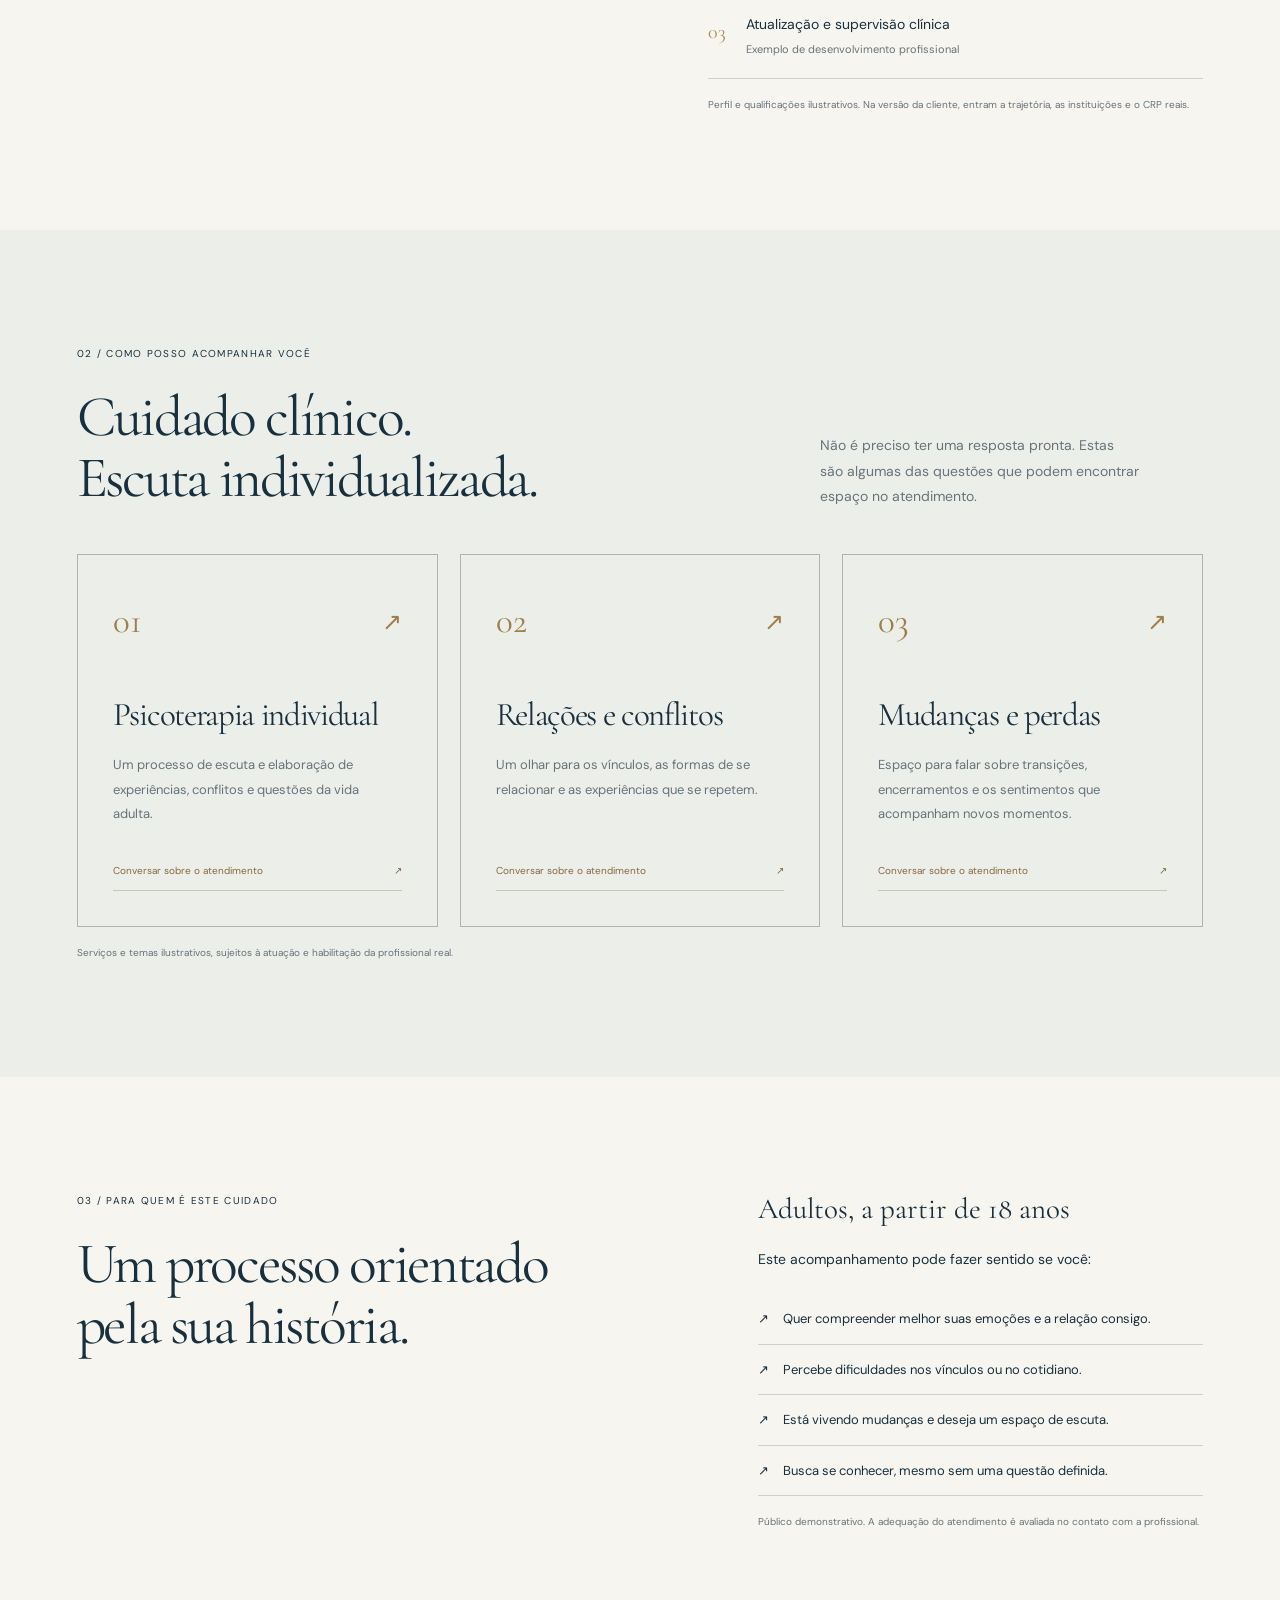
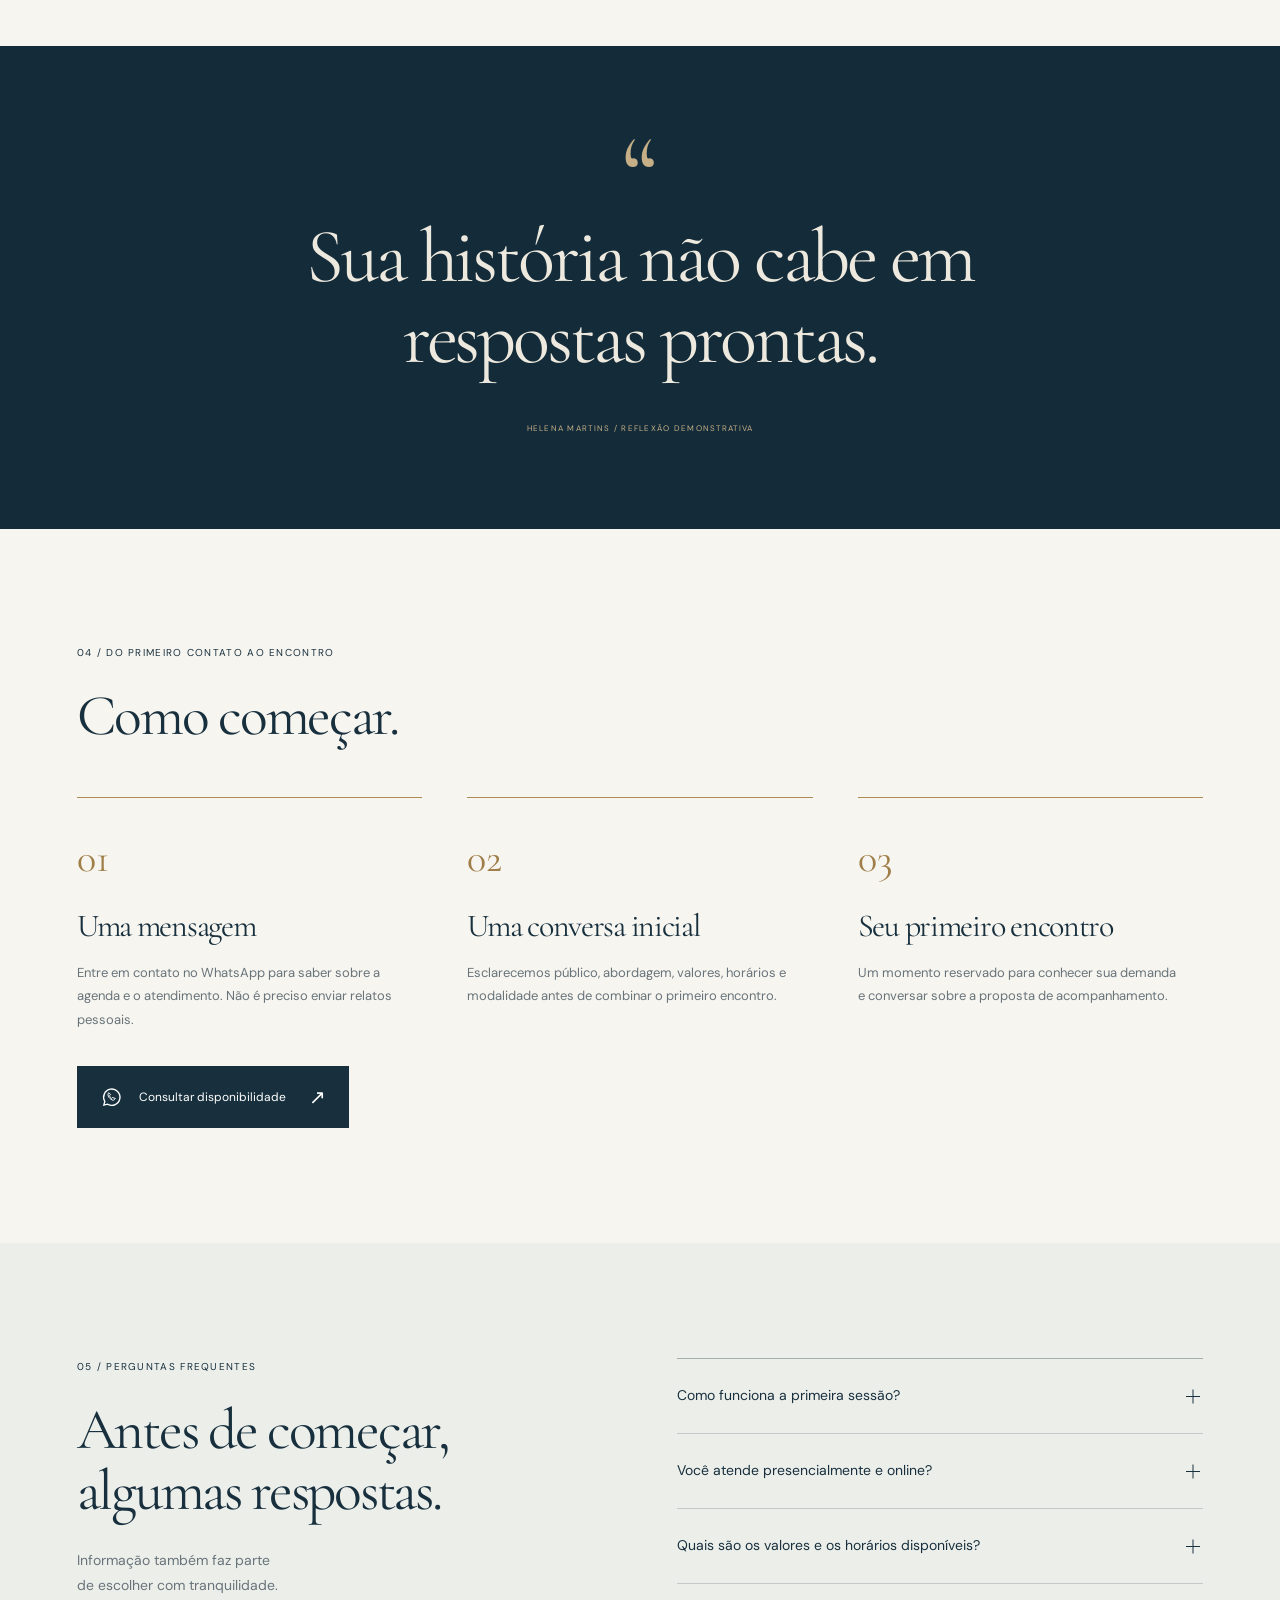
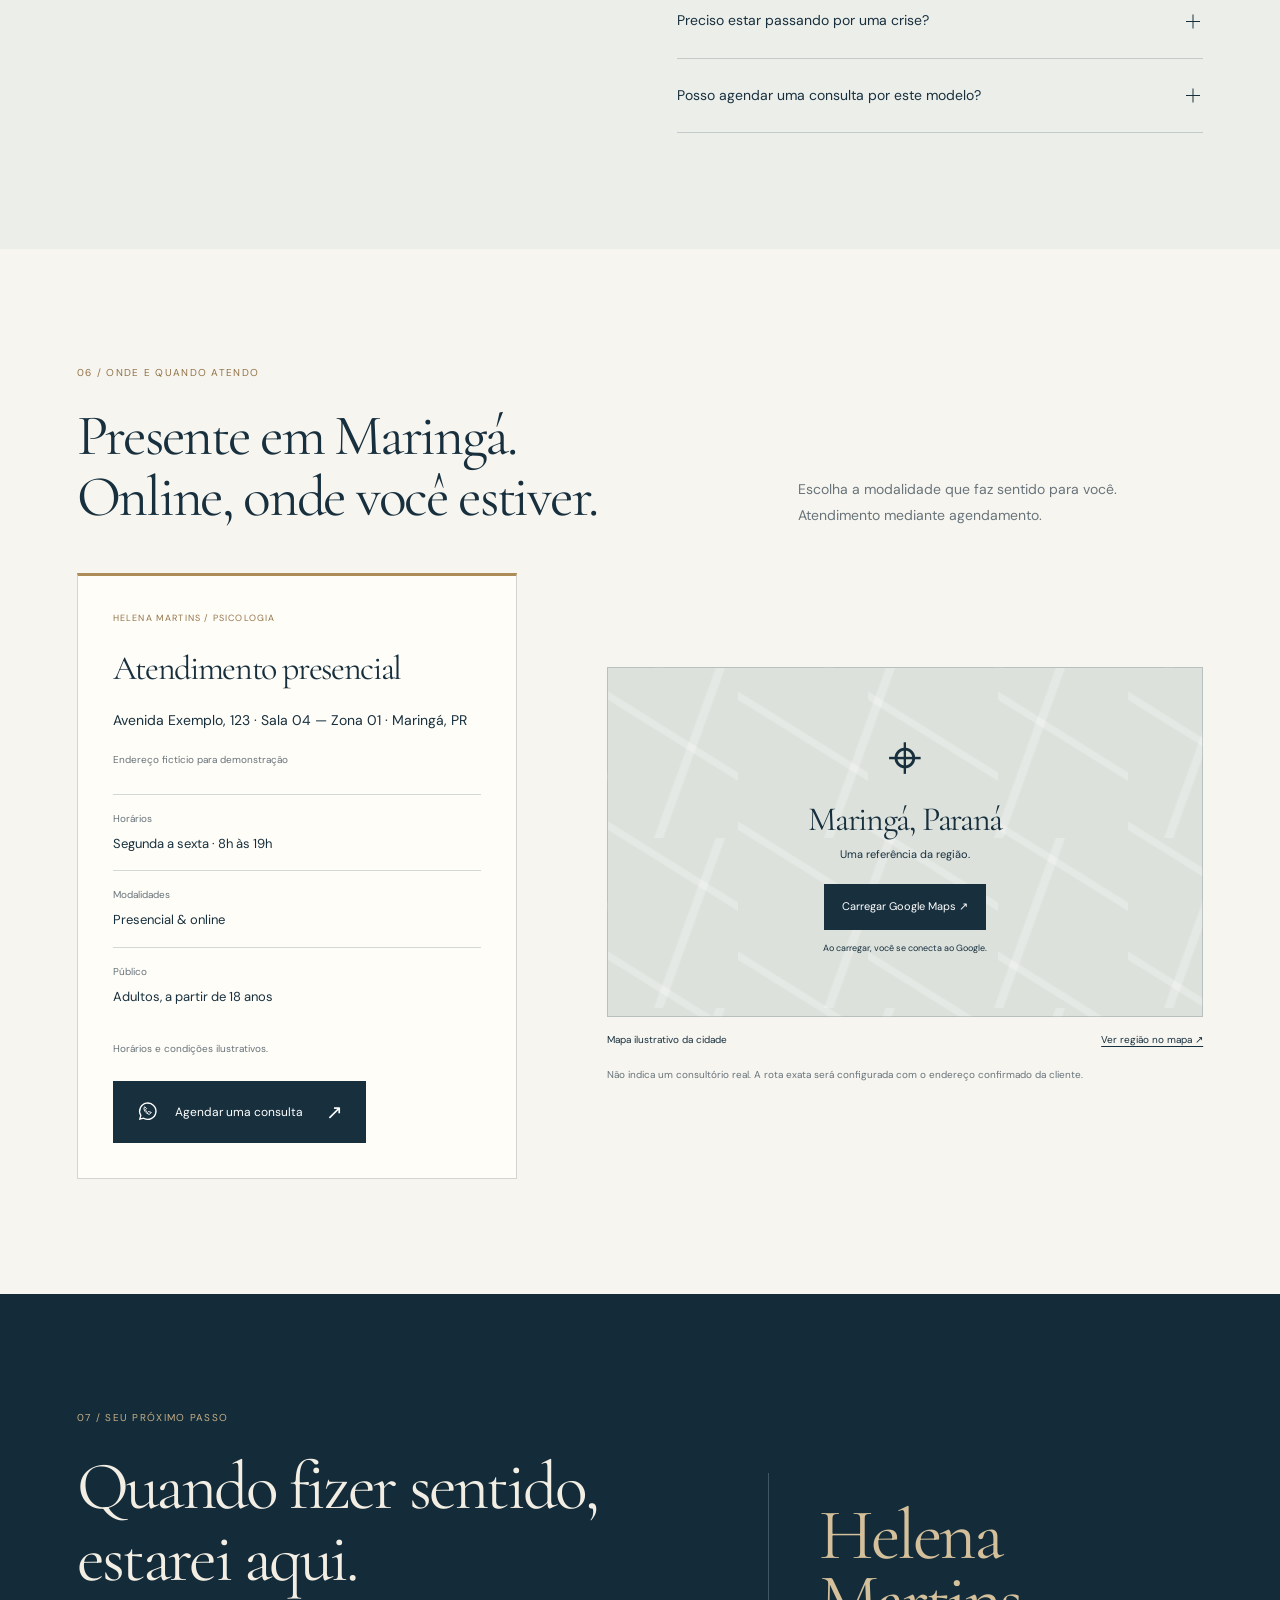
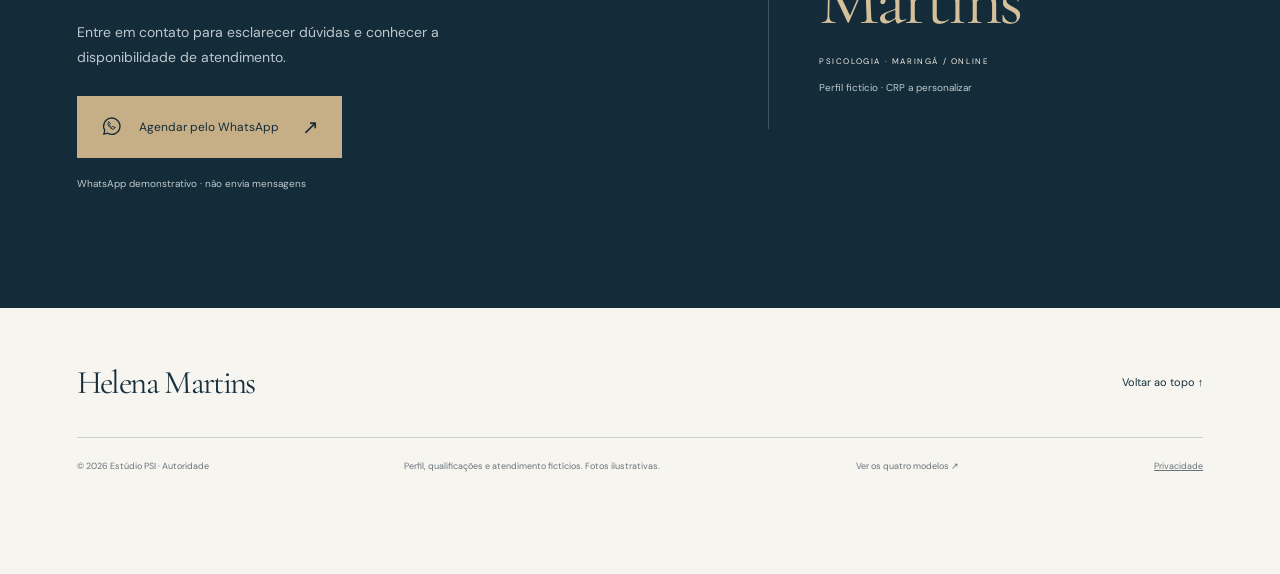
<file: modelo-04-autoridade/index.html>
<!doctype html><html lang="pt-BR"><head><meta charset="utf-8"><meta name="viewport" content="width=device-width,initial-scale=1"><title>Helena Martins · Psicóloga em Maringá | Demonstração Autoridade</title><meta name="description" content="Conheça o perfil demonstrativo de Helena Martins: abordagem, formação, público, psicoterapia presencial em Maringá e online, horários, localização e agendamento pelo WhatsApp."><meta name="robots" content="noindex, follow"><meta name="theme-color" content="#142c3a"><link rel="icon" href="assets/favicon.svg" type="image/svg+xml"><link rel="preload" href="assets/texto.woff" as="font" type="font/woff" crossorigin><link rel="stylesheet" href="styles.css"><script src="config.js" defer></script><script src="main.js" defer></script></head><body class="autoridade"><a class="skip" href="#conteudo">Pular para conteúdo</a><div class="demo-bar"><a href="../index.html">ESTÚDIO PSI / 04 — AUTORIDADE</a><span>DEMONSTRAÇÃO · PROFISSIONAL FICTÍCIA</span></div><header class="header"><nav class="wrap navigation" aria-label="Navegação principal"><a class="brand" href="#inicio"><span class="monogram">HM</span><span><strong data-content="name">Helena Martins</strong><small>PSICOLOGIA · MARINGÁ & ONLINE</small></span></a><button class="menu-toggle" aria-label="Abrir menu" aria-expanded="false" aria-controls="links"><span></span><span></span></button><div class="nav-links" id="links"><a href="#sobre">Sobre mim</a><a href="#atendimento">Atendimento</a><a href="#localizacao">Localização</a><a href="#duvidas">Dúvidas</a><a href="#contato" data-contact class="nav-cta">Agendar consulta ↗</a></div></nav></header><main id="conteudo"><section class="hero" id="inicio"><div class="wrap hero-grid"><div class="hero-copy"><p class="eyebrow">PSICOLOGIA CLÍNICA / MARINGÁ, PARANÁ</p><div class="gold-line"></div><h1><span data-content="first">Helena</span><br><em data-content="last">Martins.</em></h1><p class="hero-lead" data-content="lead">Uma escuta atenta à sua história. Um cuidado à altura da sua singularidade.</p><button class="button" data-contact><svg viewBox="0 0 24 24" fill="none" aria-hidden="true"><path d="m4 20 1-4a8.5 8.5 0 1 1 3 3l-4 1Z" stroke="currentColor" stroke-width="1.4"/><path d="M9 7c-2 3 1 7 5 8l2-2-3-1-1 1c-1-1-2-2-2-3l1-1-2-2Z" stroke="currentColor"/></svg><span>Solicitar agendamento</span><span aria-hidden="true">↗</span></button><div class="hero-credentials"><span>ORIENTAÇÃO PSICANALÍTICA</span><span>ADULTOS · PRESENCIAL & ONLINE</span><small>CRP e qualificações: dados demonstrativos</small></div></div><figure class="portrait"><img src="assets/retrato.webp" width="933" height="1400" data-image="portrait" alt="Retrato de banco de imagens · profissional fictícia" fetchpriority=high><figcaption>FOTOGRAFIA ILUSTRATIVA · PERFIL FICTÍCIO</figcaption></figure><div class="vertical-note">PRESENÇA · ÉTICA · SINGULARIDADE</div></div></section><div class="credential-ribbon wrap"><span class="ribbon-mark">HM</span><p>Um encontro profissional.<br><strong>Uma escuta singular.</strong></p><a href="#sobre">Conheça minha trajetória <span>↓</span></a></div><section class="section about" id="sobre"><div class="wrap about-grid"><div class="about-aside"><p class="eyebrow">01 / SOBRE A PROFISSIONAL</p><h2>A singularidade de cada história merece atenção.</h2><div class="approach-label"><span>MINHA ABORDAGEM</span><p data-content="approach">Psicoterapia de orientação psicanalítica</p></div></div><div class="about-body"><p class="intro-text" data-content="bio">Sou Helena Martins. Na minha proposta de trabalho, cada pessoa é recebida em sua singularidade. O percurso clínico se constrói a partir da palavra, da escuta e das perguntas que emergem em cada encontro.</p><p data-content="bioSecond">A orientação psicanalítica convida a explorar os sentidos da própria experiência: os vínculos, as repetições, os conflitos e aquilo que ainda não encontrou uma forma de ser dito.</p><div class="qualifications"><p class="eyebrow">FORMAÇÃO & APERFEIÇOAMENTO</p><ul><li><span>01</span><div><strong>Graduação em Psicologia</strong><small>Exemplo de formação acadêmica</small></div></li><li><span>02</span><div><strong>Formação em Psicoterapia de orientação psicanalítica</strong><small>Exemplo de formação complementar</small></div></li><li><span>03</span><div><strong>Atualização e supervisão clínica</strong><small>Exemplo de desenvolvimento profissional</small></div></li></ul><p class="demo-note">Perfil e qualificações ilustrativos. Na versão da cliente, entram a trajetória, as instituições e o CRP reais.</p></div></div></div></section><section class="section services" id="atendimento"><div class="wrap"><div class="section-heading"><p class="eyebrow">02 / COMO POSSO ACOMPANHAR VOCÊ</p><h2>Cuidado clínico.<br>Escuta individualizada.</h2><p>Não é preciso ter uma resposta pronta. Estas são algumas das questões que podem encontrar espaço no atendimento.</p></div><div class="service-grid"><article class="service"><div class="service-index"><span>01</span><span aria-hidden="true">↗</span></div><h3>Psicoterapia individual</h3><p>Um processo de escuta e elaboração de experiências, conflitos e questões da vida adulta.</p><a href="#contato" data-contact>Conversar sobre o atendimento <span aria-hidden="true">↗</span></a></article><article class="service"><div class="service-index"><span>02</span><span aria-hidden="true">↗</span></div><h3>Relações e conflitos</h3><p>Um olhar para os vínculos, as formas de se relacionar e as experiências que se repetem.</p><a href="#contato" data-contact>Conversar sobre o atendimento <span aria-hidden="true">↗</span></a></article><article class="service"><div class="service-index"><span>03</span><span aria-hidden="true">↗</span></div><h3>Mudanças e perdas</h3><p>Espaço para falar sobre transições, encerramentos e os sentimentos que acompanham novos momentos.</p><a href="#contato" data-contact>Conversar sobre o atendimento <span aria-hidden="true">↗</span></a></article></div><p class="demo-note">Serviços e temas ilustrativos, sujeitos à atuação e habilitação da profissional real.</p></div></section><section class="audience section"><div class="wrap audience-grid"><div><p class="eyebrow">03 / PARA QUEM É ESTE CUIDADO</p><h2>Um processo orientado<br>pela sua história.</h2></div><div><p class="audience-label" data-content="audience">Adultos, a partir de 18 anos</p><p>Este acompanhamento pode fazer sentido se você:</p><ul><li>Quer compreender melhor suas emoções e a relação consigo.</li><li>Percebe dificuldades nos vínculos ou no cotidiano.</li><li>Está vivendo mudanças e deseja um espaço de escuta.</li><li>Busca se conhecer, mesmo sem uma questão definida.</li></ul><p class="demo-note">Público demonstrativo. A adequação do atendimento é avaliada no contato com a profissional.</p></div></div></section><section class="quote-section"><div class="wrap"><span aria-hidden="true">“</span><p>Sua história não cabe em respostas prontas.</p><small>HELENA MARTINS / REFLEXÃO DEMONSTRATIVA</small></div></section><section class="section process" id="processo"><div class="wrap"><p class="eyebrow">04 / DO PRIMEIRO CONTATO AO ENCONTRO</p><h2>Como começar.</h2><div class="steps"><article><span>01</span><h3>Uma mensagem</h3><p>Entre em contato no WhatsApp para saber sobre a agenda e o atendimento. Não é preciso enviar relatos pessoais.</p></article><article><span>02</span><h3>Uma conversa inicial</h3><p>Esclarecemos público, abordagem, valores, horários e modalidade antes de combinar o primeiro encontro.</p></article><article><span>03</span><h3>Seu primeiro encontro</h3><p>Um momento reservado para conhecer sua demanda e conversar sobre a proposta de acompanhamento.</p></article></div><button class="button" data-contact><svg viewBox="0 0 24 24" fill="none" aria-hidden="true"><path d="m4 20 1-4a8.5 8.5 0 1 1 3 3l-4 1Z" stroke="currentColor" stroke-width="1.4"/><path d="M9 7c-2 3 1 7 5 8l2-2-3-1-1 1c-1-1-2-2-2-3l1-1-2-2Z" stroke="currentColor"/></svg><span>Consultar disponibilidade</span><span aria-hidden="true">↗</span></button></div></section><section class="section faq" id="duvidas"><div class="wrap faq-grid"><div><p class="eyebrow">05 / PERGUNTAS FREQUENTES</p><h2>Antes de começar,<br>algumas respostas.</h2><p>Informação também faz parte<br>de escolher com tranquilidade.</p></div><div class="faq-list"><details><summary>Como funciona a primeira sessão?<span class="plus" aria-hidden="true"></span></summary><p>É um encontro para conhecer sua demanda, conversar sobre a proposta de trabalho e esclarecer o funcionamento do processo. Não é necessário preparar uma fala.</p></details><details><summary>Você atende presencialmente e online?<span class="plus" aria-hidden="true"></span></summary><p>Neste perfil demonstrativo, são apresentadas as duas modalidades: presencial em Maringá e online para adultos. As modalidades reais serão confirmadas com a profissional.</p></details><details><summary>Quais são os valores e os horários disponíveis?<span class="plus" aria-hidden="true"></span></summary><p>Valores e disponibilidade são informados no contato inicial pelo WhatsApp. Os horários exibidos nesta página são exemplos de apresentação.</p></details><details><summary>Preciso estar passando por uma crise?<span class="plus" aria-hidden="true"></span></summary><p>A busca pode partir de uma dificuldade ou do desejo de se conhecer e compreender relações, escolhas e mudanças. A profissional avalia com você a adequação do acompanhamento.</p></details><details><summary>Posso agendar uma consulta por este modelo?<span class="plus" aria-hidden="true"></span></summary><p>Este é um site demonstrativo com perfil fictício. Na versão personalizada, o botão abrirá uma conversa no WhatsApp da profissional para combinar o agendamento.</p></details></div></div></section><section class="section location" id="localizacao"><div class="wrap"><div class="location-heading"><p class="eyebrow">06 / ONDE E QUANDO ATENDO</p><h2>Presente em Maringá.<br>Online, onde você estiver.</h2><p>Escolha a modalidade que faz sentido para você.<br>Atendimento mediante agendamento.</p></div><div class="location-grid"><div class="practice-card"><p class="eyebrow">HELENA MARTINS / PSICOLOGIA</p><h3>Atendimento presencial</h3><address data-content="address">Avenida Exemplo, 123 · Sala 04<br>Zona 01 · Maringá, PR</address><span class="demo-note">Endereço fictício para demonstração</span><dl><div><dt>Horários</dt><dd data-content="hours">Segunda a sexta · 8h às 19h</dd></div><div><dt>Modalidades</dt><dd data-content="modality">Presencial & online</dd></div><div><dt>Público</dt><dd data-content="audience">Adultos, a partir de 18 anos</dd></div></dl><p class="demo-note">Horários e condições ilustrativos.</p><button class="button" data-contact><svg viewBox="0 0 24 24" fill="none" aria-hidden="true"><path d="m4 20 1-4a8.5 8.5 0 1 1 3 3l-4 1Z" stroke="currentColor" stroke-width="1.4"/><path d="M9 7c-2 3 1 7 5 8l2-2-3-1-1 1c-1-1-2-2-2-3l1-1-2-2Z" stroke="currentColor"/></svg><span>Agendar uma consulta</span><span aria-hidden="true">↗</span></button></div><div class="map-panel"><div class="map-placeholder" id="map-placeholder"><span class="map-pin" aria-hidden="true">⌖</span><h3>Maringá, Paraná</h3><p>Uma referência da região.</p><button id="load-map">Carregar Google Maps ↗</button><small>Ao carregar, você se conecta ao Google.</small></div><div id="map-container"></div><div class="map-caption"><span>Mapa ilustrativo da cidade</span><a id="map-route" href="https://www.google.com/maps/search/?api=1&query=Maringa+PR" target="_blank" rel="noopener noreferrer">Ver região no mapa ↗</a></div><p class="demo-note">Não indica um consultório real. A rota exata será configurada com o endereço confirmado da cliente.</p></div></div></div></section><section class="section contact" id="contato"><div class="wrap contact-layout"><div><p class="eyebrow">07 / SEU PRÓXIMO PASSO</p><h2>Quando fizer sentido,<br>estarei aqui.</h2><p>Entre em contato para esclarecer dúvidas e conhecer a disponibilidade de atendimento.</p><button class="button" data-contact><svg viewBox="0 0 24 24" fill="none" aria-hidden="true"><path d="m4 20 1-4a8.5 8.5 0 1 1 3 3l-4 1Z" stroke="currentColor" stroke-width="1.4"/><path d="M9 7c-2 3 1 7 5 8l2-2-3-1-1 1c-1-1-2-2-2-3l1-1-2-2Z" stroke="currentColor"/></svg><span>Agendar pelo WhatsApp</span><span aria-hidden="true">↗</span></button><p class="demo-note">WhatsApp demonstrativo · não envia mensagens</p></div><div class="contact-signature"><span class="signature">Helena<br>Martins</span><p>PSICOLOGIA · MARINGÁ / ONLINE</p><small>Perfil fictício · CRP a personalizar</small></div></div></section></main><footer><div class="wrap footer-top"><a class="footer-name" href="#inicio" data-content="name">Helena Martins</a><a href="#inicio">Voltar ao topo ↑</a></div><div class="wrap footer-bottom"><span>© <span id="year">2026</span> Estúdio PSI · Autoridade</span><span>Perfil, qualificações e atendimento fictícios. Fotos ilustrativas.</span><a href="../index.html">Ver os quatro modelos ↗</a><button class="privacy-trigger">Privacidade</button></div></footer><button class="whatsapp-float" data-contact aria-label="WhatsApp demonstrativo"><svg viewBox="0 0 24 24" fill="none" aria-hidden="true"><path d="m4 20 1-4a8.5 8.5 0 1 1 3 3l-4 1Z" stroke="currentColor" stroke-width="1.4"/><path d="M9 7c-2 3 1 7 5 8l2-2-3-1-1 1c-1-1-2-2-2-3l1-1-2-2Z" stroke="currentColor"/></svg><span>WhatsApp<small>Demonstração</small></span></button><dialog id="contact-dialog" aria-labelledby="dialog-title"><button class="dialog-close" aria-label="Fechar janela">×</button><p class="eyebrow">ESTÚDIO PSI / DEMONSTRAÇÃO</p><h2 id="dialog-title">Vamos<br>conversar?</h2><p>Este é o modelo Autoridade, com perfil fictício. Na versão da cliente, este botão abrirá o WhatsApp da profissional para esclarecer dúvidas e combinar uma consulta.</p><p>Nenhuma mensagem é enviada nesta demonstração.</p><button class="dialog-done button">Continuar explorando ↗</button></dialog><dialog id="privacy-dialog" aria-labelledby="privacy-title"><button class="dialog-close" aria-label="Fechar privacidade">×</button><h2 id="privacy-title">Privacidade</h2><p>Esta demonstração não possui formulário, analytics ou armazenamento de relatos pessoais. Fontes e fotografias são locais. O Google Maps só é carregado após sua escolha e pode processar dados técnicos de acesso.</p><p>A hospedagem pode processar dados técnicos. Na versão personalizada, esta informação deve refletir as integrações reais, incluindo WhatsApp.</p><button class="dialog-done button">Entendi ↗</button></dialog></body></html>
</file>
<file: modelo-01-essencia/styles.css>
@font-face{font-family:Editorial;src:url('assets/editorial-regular.woff') format('woff');font-weight:400 500;font-display:swap}@font-face{font-family:Editorial;src:url('assets/editorial-italic.woff') format('woff');font-weight:400 500;font-style:italic;font-display:swap}@font-face{font-family:Texto;src:url('assets/texto.woff') format('woff');font-weight:100 900;font-display:swap}
/* Identity: change these tokens to customize the complete visual system. */
:root{--paper:#eeeee6;--paper-light:#f7f6ef;--ink:#303b2f;--muted:#62695c;--olive:#414f3d;--olive-soft:#dce0d2;--line:#303b2f30;--serif:Editorial,Georgia,serif;--sans:Texto,Arial,sans-serif;--page-width:1320px;--gutter:clamp(24px,5.9vw,92px);--section-space:clamp(88px,9.6vw,148px)}
*{box-sizing:border-box}html{scroll-behavior:smooth;scroll-padding-top:105px}body{margin:0;background:var(--paper);color:var(--ink);font:400 14px/1.7 var(--sans);-webkit-font-smoothing:antialiased}body:has(dialog[open]){overflow:hidden}button,a{-webkit-tap-highlight-color:transparent}a{color:inherit;text-decoration:none}button{font:inherit;color:inherit;cursor:pointer}img{display:block;width:100%;height:100%;object-fit:cover}button,summary,a{touch-action:manipulation}button{border:0}::selection{background:var(--olive);color:var(--paper)}:focus-visible{outline:2px solid currentColor;outline-offset:6px}.container{width:min(100% - var(--gutter)*2,var(--page-width));margin-inline:auto}.section{padding-block:var(--section-space)}.skip{position:fixed;top:10px;left:10px;z-index:100;padding:12px 20px;background:var(--paper-light);transform:translateY(-150%)}.skip:focus{transform:none}.demo-bar{padding:9px var(--gutter);display:flex;justify-content:space-between;gap:15px;background:var(--olive);color:var(--paper-light);font-size:9px;letter-spacing:.1em;line-height:1.5}.demo-bar>span:last-child{display:flex;align-items:center;gap:12px;letter-spacing:.03em}.demo-divider{opacity:.5;margin:0 9px}.demo-bar i{width:5px;height:5px;background:#cbd4bb;border-radius:50%}.header{position:sticky;top:0;z-index:20;background:var(--paper);border-bottom:1px solid transparent;transition:border-color .25s}.header.scrolled{border-color:var(--line)}.nav{min-height:112px;display:flex;align-items:center;justify-content:space-between;gap:35px}.brand{display:flex;align-items:center;gap:11px}.symbol{width:39px;height:47px;flex:none}.brand-name{display:block;font-family:var(--serif);font-size:37px;line-height:.95;letter-spacing:-.055em}.brand-caption{font-size:8px;letter-spacing:.16em;display:block;margin-top:8px}.nav-links{display:flex;align-items:center;gap:32px;font-size:11px}.nav-links>a{position:relative}.nav-links>a:not(.nav-contact):after{content:'';position:absolute;inset:auto 0 -7px;height:1px;background:currentColor;transform:scaleX(0);transform-origin:left;transition:transform .3s}.nav-links>a:hover:after{transform:scaleX(1)}.nav-contact{display:flex;gap:32px;align-items:center;border:1px solid var(--line);border-radius:2px;padding:12px 17px;transition:background .25s}.nav-contact:hover{background:var(--olive-soft)}.nav-contact span{font-size:20px}.menu-toggle{display:none}.eyebrow{font-size:9px;font-weight:500;letter-spacing:.16em;line-height:1.7;margin:0 0 28px;text-transform:uppercase}.tiny-line{display:inline-block;width:28px;height:1px;background:currentColor;vertical-align:middle;margin-right:12px}h1,h2,h3,p{margin-top:0}h1,h2,h3{font-family:var(--serif);font-weight:400}h1,h2{letter-spacing:-.047em}h1{font-size:clamp(66px,6.8vw,104px);line-height:.99;margin:0 0 28px}em{font-weight:400}h1 em,h2 em{color:#69765d}h2{font-size:clamp(48px,4.55vw,70px);line-height:1.02;margin-bottom:28px}h3{font-size:29px;letter-spacing:-.025em;line-height:1.12}.body-copy{font-size:13px;line-height:1.9;color:var(--muted);max-width:425px;margin-bottom:20px}.hero{position:relative;display:grid;grid-template-columns:1.05fr 1fr;gap:6.3%;padding-top:50px;padding-bottom:84px;align-items:center}.hero-copy{padding-bottom:27px}.hero .eyebrow{margin-bottom:27px}.hero-description{font-size:13px;line-height:1.9;color:var(--muted);max-width:345px;margin-bottom:29px}.button{display:inline-flex;align-items:center;justify-content:space-between;gap:30px;min-height:55px;padding:0 7px 0 21px;font:400 11px var(--sans);border:1px solid var(--olive);border-radius:2px;transition:background .25s,transform .25s}.button-dark{background:var(--olive);color:var(--paper-light)}.button-arrow{display:grid;place-items:center;border:1px solid #ffffff40;width:39px;height:39px;font-size:21px;transition:transform .25s}.button:hover{background:#293624;transform:translateY(-2px)}.button:hover .button-arrow{transform:rotate(7deg)}.hero-signature{display:flex;gap:14px;align-items:center;margin-top:30px}.signature-line{width:32px;height:1px;background:var(--line)}.hero-signature p{margin:0}.hero-signature strong{font-weight:500;font-size:10px}.hero-signature p span{font-size:9px;color:var(--muted);display:block;margin-top:2px}.hero-art{position:relative;padding-right:24px;margin-bottom:35px}.photo-frame{height:580px;position:relative;background:#d2cbbd;overflow:hidden;border-radius:45% 45% 1px 1px}.photo-frame:after{content:'';position:absolute;inset:0;box-shadow:inset 0 0 60px #4a4a2d0c;pointer-events:none}.photo-frame img{object-position:43% 50%;filter:saturate(.65);transition:transform 1.4s}.photo-frame:hover img{transform:scale(1.025)}.photo-caption{position:absolute;bottom:20px;left:24px;color:#fff;font-size:7px;letter-spacing:.14em;background:#303b2f80;padding:7px 10px}.orbit{position:absolute;top:-40px;right:-27px;width:150px;stroke:#8a927c;stroke-width:.6;pointer-events:none}.margin-note{position:absolute;right:0;top:10px;bottom:3px;writing-mode:vertical-rl;display:flex;justify-content:space-between;font-size:7px;letter-spacing:.14em}.photo-note{position:absolute;bottom:-32px;left:-48px;width:230px;background:var(--paper-light);padding:22px 24px;display:flex;align-items:flex-start;gap:18px;box-shadow:0 10px 30px #343e2d05}.photo-note p{font-family:var(--serif);font-size:25px;line-height:1.08;margin:0;letter-spacing:-.02em}.note-star{font-size:27px;line-height:1;color:#7f8b70}.scroll-cue{position:absolute;bottom:27px;left:0;display:flex;align-items:center;gap:13px;font-size:8px;letter-spacing:.12em}.scroll-cue>span{font-size:21px}.principles{border-block:1px solid var(--line)}.principles>.container{display:flex;align-items:center;justify-content:space-around;gap:20px;padding-block:21px;font-size:10px;letter-spacing:.04em}.principle-star{font-size:20px;color:#7f8b70}.section-heading{display:grid;grid-template-columns:1fr 2.12fr;gap:40px}.section-heading>.eyebrow{margin-top:12px}.section-heading h2{max-width:900px}.section-heading .body-copy{max-width:455px}.care-bottom{display:grid;grid-template-columns:1fr 1.36fr;gap:12%;margin-top:60px;align-items:start}.small-photo{position:relative;margin-top:15px}.small-photo img{height:315px;filter:saturate(.52);border-radius:1px}.small-photo>span{font-size:7px;letter-spacing:.1em;display:block;padding-top:12px;color:var(--muted)}.care-list article{display:flex;gap:26px;padding:26px 0;border-top:1px solid var(--line)}.care-list article:last-child{border-bottom:1px solid var(--line)}.index{font-size:10px;color:#6f7a63}.care-list h3{margin:0 0 12px;font-size:28px}.care-list p{font-size:12px;line-height:1.85;margin:0;color:var(--muted);max-width:350px}.about{background:#e2e5d9}.about-grid{display:grid;grid-template-columns:1fr 1fr;gap:12%;align-items:center}.portrait-composition{position:relative;padding:0 45px 24px 0}.portrait{height:540px;overflow:hidden;border-radius:1px;position:relative;background:#c7c9bb}.portrait img{object-position:50% 27%;filter:saturate(.45)}.portrait>span{position:absolute;left:16px;bottom:16px;font-size:7px;letter-spacing:.16em;background:var(--paper);padding:6px 9px}.portrait-label{position:absolute;right:-20px;bottom:65px;background:var(--paper-light);padding:24px 28px;width:195px;transform:rotate(-4deg)}.portrait-label>span{font-size:7px;letter-spacing:.1em}.portrait-label p{font-family:var(--serif);font-size:37px;line-height:.95;margin:13px 0 0;letter-spacing:-.04em}.portrait-index{font-size:7px;letter-spacing:.13em;display:block;margin-top:15px}.about-copy .eyebrow{margin-bottom:27px}.intro-name{font-size:13px;margin-bottom:20px}.profile-note{border-top:1px solid var(--line);padding-top:20px;margin-top:30px;display:flex;gap:12px}.note-dot{background:#758065;border-radius:50%;width:5px;height:5px;flex:none;margin-top:6px}.profile-note p{font-size:10px;line-height:1.8;color:var(--muted);margin:0}.profile-note strong{font-weight:500;color:var(--ink)}.text-link{display:inline-flex;gap:38px;align-items:center;font-size:11px;padding-bottom:7px;border-bottom:1px solid var(--ink);margin-top:28px}.text-link span{font-size:20px;transition:transform .2s}.text-link:hover span{transform:translate(3px,-3px)}.topics-heading{display:flex;align-items:end;justify-content:space-between;gap:60px;margin-bottom:50px}.topics-heading h2{margin:0}.topics-heading .body-copy{max-width:280px;margin:0 0 5px}.topic-list{border-top:1px solid var(--line)}details{border-bottom:1px solid var(--line)}summary{list-style:none;cursor:pointer}summary::-webkit-details-marker{display:none}.topic-list summary{display:grid;grid-template-columns:50px 1fr 245px 28px;gap:10px;align-items:center;min-height:100px;padding:15px 0;transition:padding .3s,background .3s}.topic-list h3{margin:0;font-size:34px}.topic-meta{font-size:8px;letter-spacing:.09em;color:var(--muted)}.plus{position:relative;width:24px;height:24px;display:block;flex:none}.plus:before,.plus:after{content:'';position:absolute;left:4px;top:11px;width:16px;height:1px;background:currentColor;transition:transform .25s}.plus:after{transform:rotate(90deg)}details[open] .plus:after{transform:rotate(0)}.topic-list details[open] summary,.topic-list summary:hover{padding-inline:15px;background:var(--olive-soft)}.topic-list details>p{margin:0;padding:5px 90px 30px 60px;max-width:720px;color:var(--muted);font-size:13px;line-height:1.9}.section-footnote{margin:23px 0 0;font-size:9px;color:var(--muted)}.interlude{position:relative;background:var(--olive);color:var(--paper);overflow:hidden;padding:100px 0 90px;text-align:center}.interlude>.container{position:relative;z-index:1}.interlude-symbol{font-size:37px;line-height:1;display:block;color:#bfc9ad;margin-bottom:24px}.interlude .eyebrow{font-size:8px;margin-bottom:35px;color:#d5dbc8}.interlude-quote{font:400 clamp(48px,5.3vw,80px)/1.04 var(--serif);letter-spacing:-.04em;margin:0 0 35px}.interlude-quote em{color:#c7d0b6}.interlude-caption{font-size:8px;letter-spacing:.2em}.interlude-lines{position:absolute;width:670px;right:-350px;top:-70px;stroke:#c7d0b6;stroke-width:.6;opacity:.35}.steps{display:grid;grid-template-columns:repeat(3,1fr);gap:50px;margin-top:58px}.step-number{font:italic 50px/1 var(--serif);color:#7e896f}.step-line{height:1px;background:var(--line);display:block;margin:25px 0 30px;position:relative}.step-line:after{content:'';position:absolute;width:5px;height:5px;border:1px solid var(--muted);border-radius:50%;right:0;top:-2px;background:var(--paper)}.steps h3{font-size:29px;margin-bottom:16px}.steps p{font-size:12px;color:var(--muted);line-height:1.9;max-width:310px;margin:0}.process-note{border-top:1px solid var(--line);padding-top:23px;margin-top:50px;display:flex;gap:15px;align-items:center;color:var(--muted)}.process-note>span{font-size:25px}.process-note p{font-size:10px;margin:0}.faq{background:var(--paper-light)}.faq-grid{display:grid;grid-template-columns:.85fr 1.15fr;gap:12%}.faq h2{font-size:clamp(48px,4.2vw,65px)}.faq-list{border-top:1px solid var(--line)}.faq-list summary{display:flex;align-items:center;justify-content:space-between;gap:20px;min-height:88px;padding:23px 0;font-size:12px}.faq-list details>p{font-size:12px;line-height:1.9;color:var(--muted);padding:0 30px 23px 0;margin:0}.contact{background:#e0e4d6}.contact-grid{display:grid;grid-template-columns:1.3fr 1fr;gap:15%;align-items:center}.contact h2{font-size:clamp(50px,4.75vw,74px)}.contact .body-copy{margin-bottom:28px}.contact-caption{display:block;font-size:8px;margin-top:14px;color:var(--muted)}.contact-card{border:1px solid #88937b80;padding:38px;position:relative}.contact-card:before{content:'';position:absolute;inset:6px;border:1px solid #88937b40;pointer-events:none}.contact-card .symbol{width:35px;margin-bottom:18px}.contact-name{font:400 33px/1.1 var(--serif);letter-spacing:-.035em;margin-bottom:10px}.contact-card .eyebrow{font-size:7px;margin-bottom:28px}.contact-card dl{margin:0}.contact-card dl>div{border-top:1px solid var(--line);padding-block:15px}.contact-card dt{font-size:8px;letter-spacing:.06em;color:var(--muted)}.contact-card dd{margin:5px 0 0;font-size:11px}.card-note{font-size:9px;color:var(--muted);line-height:1.8;border-top:1px solid var(--line);padding-top:18px;margin:0}.footer{padding-block:50px 25px}.footer-top{display:flex;justify-content:space-between;align-items:center;gap:30px;padding-bottom:42px;border-bottom:1px solid var(--line)}.footer-brand{font:400 68px/.9 var(--serif);letter-spacing:-.07em}.footer-top p{font-size:11px;line-height:1.8;margin:0;color:var(--muted)}.back-top{display:flex;align-items:center;gap:24px;font-size:8px;letter-spacing:.1em}.back-top span{font-size:22px}.footer-bottom{display:flex;justify-content:space-between;gap:20px;margin-top:23px;font-size:8px;color:var(--muted)}.privacy-trigger{background:transparent;padding:0;font-size:8px;text-decoration:underline;text-underline-offset:3px}.footer-bottom a:hover{text-decoration:underline}dialog{border:1px solid var(--line);background:var(--paper-light);color:var(--ink);max-width:520px;width:calc(100% - 40px);padding:48px;box-shadow:0 30px 100px #0002}dialog::backdrop{background:#1d2b26a8;backdrop-filter:blur(5px)}dialog h2{font-size:51px}dialog>p:not(.eyebrow){font-size:12px;color:var(--muted);line-height:1.9}dialog .eyebrow{font-size:8px}dialog .button{margin-top:12px}.dialog-close{position:absolute;right:12px;top:12px;width:36px;height:36px;font-size:25px;background:transparent}.reveal{opacity:1}.motion-ready .reveal{opacity:0;transform:translateY(20px);transition:opacity .5s,transform .5s}.motion-ready .reveal.visible{opacity:1;transform:none}
@media(min-width:1600px){.hero{padding-top:75px;padding-bottom:110px}.photo-frame{height:650px}.hero-description{font-size:14px}}
@media(max-width:1100px){.nav-links{gap:20px}.nav{min-height:100px}.hero{gap:5%;padding-top:38px}.hero h1{font-size:clamp(65px,7.3vw,82px)}.photo-frame{height:530px}.hero-art{padding-right:18px}.photo-note{left:-25px;width:205px}.photo-note p{font-size:23px}.section-heading{grid-template-columns:.7fr 2fr}.about-grid{gap:8%}.portrait{height:470px}.portrait-label{right:-25px;width:175px}.portrait-label p{font-size:33px}.portrait-composition{padding-right:25px}.topic-list summary{grid-template-columns:40px 1fr 185px 25px}.topic-list h3{font-size:30px}.topic-meta{font-size:7px}.contact-grid{gap:8%}.contact-card{padding:28px}.contact-name{font-size:29px}.faq-grid{gap:8%}}
@media(max-width:900px){html{scroll-padding-top:90px}.demo-bar{font-size:7px;padding-block:9px;letter-spacing:.04em;gap:8px}.demo-divider{margin-inline:3px}.demo-bar>span:last-child{font-size:7px;gap:5px}.demo-bar i{display:none}.nav{min-height:88px}.brand-name{font-size:33px}.brand-caption{font-size:7px}.symbol{width:32px;height:39px}.nav-links{position:absolute;top:88px;left:0;right:0;background:var(--paper-light);padding:20px var(--gutter) 30px;flex-direction:column;align-items:stretch;gap:0;box-shadow:0 20px 30px #303b2f10;display:none;border-top:1px solid var(--line)}.nav-links.open{display:flex}.nav-links>a{font-size:14px;padding:15px 0;border-bottom:1px solid var(--line)}.nav-links .nav-contact{margin-top:15px;padding:12px 18px;justify-content:space-between;border:1px solid var(--line)}.menu-toggle{display:flex;flex-direction:column;justify-content:center;gap:6px;background:transparent;width:44px;height:44px;padding:10px}.menu-toggle span{display:block;height:1px;width:24px;background:currentColor;transition:transform .25s}.menu-toggle[aria-expanded=true] span:first-child{transform:translateY(3.5px) rotate(45deg)}.menu-toggle[aria-expanded=true] span:last-child{transform:translateY(-3.5px) rotate(-45deg)}.hero{grid-template-columns:1fr;padding-top:37px;padding-bottom:70px;gap:24px}.hero-copy{padding-bottom:0}.hero h1{font-size:clamp(62px,11.5vw,87px);line-height:1}.hero .eyebrow{font-size:8px;margin-bottom:25px}.hero-description{font-size:13px;max-width:350px}.hero-signature{margin-top:23px}.hero-art{margin:22px 0 30px 23px;padding-right:22px;max-width:500px}.photo-frame{height:480px;border-radius:45% 45% 1px 1px}.photo-note{left:-23px;bottom:-23px;width:220px;padding:20px}.orbit{right:-10px;top:-20px;width:125px}.margin-note{font-size:6px}.scroll-cue{bottom:18px;font-size:7px}.principles>.container{justify-content:space-between;gap:10px;padding-block:20px;font-size:8px;letter-spacing:0}.principle-star{font-size:12px}.section-heading{grid-template-columns:1fr;gap:7px}.section-heading>.eyebrow{margin-top:0}h2{font-size:clamp(46px,9vw,62px)}.eyebrow{font-size:8px;margin-bottom:25px}.body-copy{font-size:13px}.care-bottom{grid-template-columns:1fr;gap:36px;margin-top:30px}.small-photo{margin:0;width:85%}.small-photo img{height:260px}.small-photo>span{font-size:6px}.care-list article{padding-block:25px;gap:24px}.care-list h3{font-size:28px}.care-list p{font-size:12px}.about-grid{grid-template-columns:1fr;gap:56px}.portrait-composition{max-width:440px;padding-right:40px}.portrait{height:470px}.portrait-label{right:0;bottom:65px;width:180px;padding:24px}.portrait-label p{font-size:35px}.about-copy h2{font-size:clamp(46px,9vw,62px)}.topics-heading{display:block;margin-bottom:32px}.topics-heading .body-copy{max-width:350px;margin-top:26px}.topic-list summary{grid-template-columns:30px 1fr 24px;gap:8px;min-height:94px}.topic-list h3{font-size:27px}.topic-meta{display:none}.topic-list details>p{padding:0 25px 25px 38px;font-size:12px}.topic-list details[open] summary,.topic-list summary:hover{padding-inline:5px}.section-footnote{font-size:8px}.interlude{padding:75px 0}.interlude-quote{font-size:clamp(44px,9.6vw,62px)}.interlude-lines{right:-470px;opacity:.2}.interlude .eyebrow{font-size:7px;letter-spacing:.12em}.steps{grid-template-columns:1fr;gap:35px;margin-top:30px}.steps article{display:grid;grid-template-columns:45px 1fr;column-gap:20px;border-top:1px solid var(--line);padding-top:28px}.step-number{grid-row:1/3;font-size:40px}.step-line{display:none}.steps h3{font-size:29px;margin-bottom:13px}.steps p{max-width:none}.process-note{align-items:start;margin-top:35px}.process-note p{font-size:9px}.faq-grid{grid-template-columns:1fr;gap:45px}.faq h2{font-size:55px}.faq h2 br:last-child{display:none}.faq .text-link{margin-top:10px}.faq-list summary{font-size:12px;min-height:80px;gap:12px}.contact-grid{grid-template-columns:1fr;gap:50px}.contact h2{font-size:clamp(48px,9.5vw,62px)}.contact-card{max-width:450px;padding:32px}.contact-name{font-size:34px}.contact-card .eyebrow{font-size:8px}.contact-card dd{font-size:12px}.contact-card dt{font-size:9px}.card-note{font-size:10px}.footer{padding-top:40px}.footer-top{flex-wrap:wrap;gap:25px;padding-bottom:30px}.footer-brand{font-size:57px}.footer-top p{font-size:10px}.back-top{flex-basis:100%;justify-content:space-between}.footer-bottom{flex-direction:column;gap:12px;font-size:9px}.privacy-trigger{align-self:start;font-size:9px}dialog{padding:40px 25px}dialog h2{font-size:45px}dialog .button{font-size:10px;gap:15px}}
@media(max-width:380px){:root{--gutter:20px}.demo-bar{font-size:6px}.demo-bar>span:last-child{font-size:6px}.hero h1{font-size:58px}.photo-frame{height:410px}.photo-note{width:195px}.photo-note p{font-size:22px}.principles>.container{font-size:7px;gap:6px}.portrait{height:420px}.topic-list h3{font-size:24px}}
@media(prefers-reduced-motion:reduce){html{scroll-behavior:auto}*,*:before,*:after{animation:none!important;transition:none!important}.motion-ready .reveal{opacity:1;transform:none}}
/* Local practice: visible contact, address, schedule and consent-loaded map. */
.hero-location{display:flex;align-items:center;gap:8px;font-size:9px;margin-top:19px;color:var(--muted);width:fit-content}.hero-location svg{width:18px;height:22px}.hero-location small{display:block;font-size:7px;opacity:.8}.hero-location:hover{color:var(--ink)}.hero-signature{margin-top:22px}.location-heading{display:grid;grid-template-columns:1fr 1fr;gap:0 10%;margin-bottom:45px}.location-heading>.eyebrow{grid-column:1/-1}.location-heading h2{margin:0}.location-heading .body-copy{align-self:end;margin-bottom:4px;max-width:350px}.location-grid{display:grid;grid-template-columns:.8fr 1.2fr;gap:8%}.location-info{padding:30px 0}.location-info>.eyebrow{font-size:7px;margin-bottom:18px}.location-info h3{font-size:34px;margin-bottom:18px}.location-info address{font-style:normal;font-size:13px;line-height:1.9;max-width:290px}.address-demo{font-size:8px;color:var(--muted);display:block;margin-top:7px}.location-info dl{margin:27px 0}.location-info dl>div{padding:15px 0;border-top:1px solid var(--line)}.location-info dt{font-size:9px;color:var(--muted)}.location-info dd{margin:5px 0;font-size:12px}.location-info dl small{font-size:8px;color:var(--muted)}.map-panel{align-self:center}.map-placeholder{height:340px;display:flex;flex-direction:column;align-items:center;justify-content:center;background-color:#dfe3d5;background-image:linear-gradient(32deg,transparent 47%,#f5f5ec 48%,#f5f5ec 51%,transparent 52%),linear-gradient(115deg,transparent 47%,#f5f5ec 48%,#f5f5ec 51%,transparent 52%);background-size:110px 150px,180px 110px;border:1px solid var(--line)}.map-placeholder svg{width:37px;height:45px;background:var(--paper);padding:6px;border-radius:20px;box-sizing:content-box}.map-placeholder p{font:400 32px var(--serif);background:var(--paper);margin:10px 0 0;padding:0 12px}.map-placeholder>span{font-size:10px;background:var(--paper);padding:3px 10px}.map-load{background:var(--olive);color:var(--paper-light);padding:12px 20px;font-size:10px;margin-top:17px}.map-placeholder small{font-size:8px;background:var(--paper);padding:2px 5px;margin-top:10px}.map-panel iframe{width:100%;height:340px;border:1px solid var(--line);display:block}.map-footer{display:flex;justify-content:space-between;gap:15px;padding-top:14px;font-size:8px}.map-footer a{text-decoration:underline;text-underline-offset:4px}.map-disclaimer{font-size:8px;line-height:1.8;color:var(--muted);margin:15px 0 0}.whatsapp-float{position:fixed;bottom:22px;right:24px;z-index:25;display:flex;align-items:center;gap:10px;background:var(--olive);color:#fff;border:1px solid #fff6;border-radius:3px;padding:12px 18px;box-shadow:0 7px 25px #303b2f20;transition:transform .2s}.whatsapp-float:hover{transform:translateY(-3px)}.whatsapp-float svg{width:27px;height:27px}.whatsapp-float>span{font-size:11px;text-align:left;line-height:1.4}.whatsapp-float small{display:block;font-size:7px;opacity:.8}.footer{padding-bottom:100px}@media(max-width:900px){.location-heading{display:block}.location-heading .body-copy{margin-top:25px}.location-grid{grid-template-columns:1fr;gap:20px}.location-info{padding:0 0 20px}.map-placeholder,.map-panel iframe{height:300px}.map-footer{font-size:8px}.map-disclaimer{font-size:8px}.whatsapp-float{bottom:14px;right:14px;padding:10px 13px}.hero-art{margin-top:20px}.hero-signature{margin-top:20px}.footer{padding-bottom:110px}}
[hidden]{display:none!important}
/* Readability refinements after desktop and mobile inspection. */
.body-copy{font-size:14px}.care-list p,.steps p,.faq-list details>p{font-size:13px}.nav-links{font-size:12px}.faq-list summary{font-size:13px}.hero-description{font-size:14px}.hero .eyebrow{font-size:8px}
@media(max-width:900px){.hero h1{font-size:clamp(49px,12.8vw,72px)}.hero .eyebrow{font-size:7px;letter-spacing:.1em}.hero-description{font-size:14px}.hero{padding-top:27px}.hero-art{margin-top:10px}.body-copy{font-size:14px}.faq-list summary{font-size:13px}.nav-links>a{font-size:14px}}
@media(max-width:380px){.hero h1{font-size:clamp(46px,12.8vw,49px)}}

/* Professional-led edition: identity, portrait, credentials, services. */
.brand-name{font-size:31px;letter-spacing:-.045em}.brand-caption{font-size:7px}.hero h1{font-size:clamp(65px,6.4vw,98px);line-height:.9;margin-bottom:25px}.hero h1 em{font-size:.86em}.hero-professional-line{font:400 29px/1.12 var(--serif);letter-spacing:-.025em;max-width:430px;margin-bottom:20px}.hero-description{max-width:365px;font-size:13px}.photo-frame img{object-position:50% 25%;filter:saturate(.45)}.hero-copy{padding-bottom:0}.hero-art{margin-bottom:28px}.professional-qualifications{margin-top:27px;border-block:1px solid var(--line);padding:23px 0}.professional-qualifications .eyebrow{font-size:8px;margin-bottom:15px}.professional-qualifications ul{margin:0;padding:0;list-style:none}.professional-qualifications li{padding:12px 0;border-bottom:1px solid var(--line)}.professional-qualifications li:last-child{border:0}.professional-qualifications strong{font-size:12px;font-weight:500;display:block}.professional-qualifications li span{font-size:10px;color:var(--muted);display:block;margin-top:3px}.professional-qualifications>p:last-child{font-size:9px;color:var(--muted);margin:12px 0 0}.professional-services{border-bottom:1px solid var(--line)}.professional-service-head .body-copy{max-width:520px}.professional-service-grid{display:grid;grid-template-columns:repeat(3,1fr);gap:35px;margin-top:45px}.professional-service-grid article{border-top:1px solid var(--line);padding:25px 0 0;display:flex;flex-direction:column}.professional-service-grid article>span{font-size:8px;letter-spacing:.08em;color:var(--muted);margin-bottom:30px}.professional-service-grid h3{font-size:32px;margin-bottom:20px}.professional-service-grid p{font-size:13px;line-height:1.9;color:var(--muted);margin-bottom:20px}.professional-service-grid a{font-size:11px;padding-bottom:8px;border-bottom:1px solid var(--line);margin-top:auto;width:fit-content}.about-grid{align-items:start}.portrait-composition{position:sticky;top:150px}.hero .eyebrow{font-size:7px;letter-spacing:.12em}
@media(max-width:1100px){.hero h1{font-size:clamp(58px,6.6vw,80px)}.hero-professional-line{font-size:26px}.professional-service-grid{gap:25px}}
@media(max-width:900px){.hero h1{font-size:clamp(67px,11vw,90px)}.hero-professional-line{font-size:31px}.hero-description{font-size:14px;max-width:450px}.professional-service-grid{grid-template-columns:1fr;gap:35px}.professional-service-grid h3{font-size:35px}.professional-service-grid p{max-width:500px}.professional-service-grid article>span{margin-bottom:20px}.portrait-composition{position:relative;top:auto}.hero .eyebrow{font-size:7px}.brand-name{font-size:30px}}
@media(max-width:400px){.hero h1{font-size:64px}.hero-professional-line{font-size:28px}.hero .eyebrow{font-size:6px}.professional-service-head h2{font-size:43px}}
</file>
<file: modelo-02-conexao/styles.css>
@font-face{font-family:Editorial;src:url('assets/editorial-regular.woff') format('woff');font-display:swap}@font-face{font-family:Editorial;src:url('assets/editorial-italic.woff') format('woff');font-style:italic;font-display:swap}@font-face{font-family:Texto;src:url('assets/texto.woff') format('woff');font-display:swap}
*{box-sizing:border-box}html{scroll-behavior:smooth;scroll-padding-top:105px}body{margin:0;background:var(--bg);color:var(--ink);font:14px/1.8 Texto,Arial,sans-serif;-webkit-font-smoothing:antialiased}a{color:inherit;text-decoration:none}button{font:inherit;color:inherit;cursor:pointer}a,button,summary{touch-action:manipulation;-webkit-tap-highlight-color:transparent}button{border:0}p,h1,h2,h3,figure{margin:0}h1,h2,h3{font-weight:400;line-height:1.06;letter-spacing:-.04em}em{font-weight:400}h2{font-size:clamp(40px,4.5vw,68px)}h3{font-size:26px}img{display:block;width:100%;height:100%;object-fit:cover}.wrap{width:min(100% - var(--gutter)*2,1280px);margin:auto}.section{padding-block:clamp(80px,9vw,140px)}.eyebrow{font:500 10px/1.7 Texto,Arial,sans-serif;letter-spacing:.13em;margin-bottom:25px;text-transform:uppercase}.demo-bar{padding:9px var(--gutter);display:flex;justify-content:space-between;gap:12px;font-size:8px;letter-spacing:.08em;background:var(--demo);color:var(--demoInk)}.header{position:sticky;top:0;z-index:30;background:var(--bg);border-bottom:1px solid transparent}.header.scrolled{border-color:var(--line)}.navigation{display:flex;align-items:center;justify-content:space-between;gap:25px;min-height:104px}.brand{display:flex;gap:12px;align-items:center;flex-shrink:0}.brand strong{display:block;font-size:16px;line-height:1.3;font-weight:500;letter-spacing:-.035em}.brand small{display:block;font-size:7px;letter-spacing:.13em;margin-top:6px}.monogram{display:grid;place-items:center;width:42px;height:48px;font:24px Editorial,Georgia,serif;border:1px solid var(--line);flex:none}.nav-links{display:flex;align-items:center;gap:26px;font-size:11px}.nav-links a:hover{text-decoration:underline;text-underline-offset:6px}.nav-cta{border:1px solid var(--line);padding:12px 18px}.menu-toggle{display:none}.skip{position:fixed;left:12px;top:10px;z-index:100;background:var(--card);color:var(--ink);padding:12px;transform:translateY(-150%)}.skip:focus{transform:none}:focus-visible{outline:2px solid currentColor;outline-offset:5px}::selection{background:var(--accent);color:var(--accentInk)}.button{display:inline-flex;align-items:center;justify-content:center;gap:16px;min-height:54px;padding:15px 22px;background:var(--accent);color:var(--accentInk);font-size:12px;line-height:1.5;border:1px solid transparent;transition:transform .2s,box-shadow .2s}.button svg{width:23px;height:23px;flex:none}.button>span:last-child{font-size:20px;margin-left:7px}.button:hover{transform:translateY(-3px);box-shadow:0 8px 20px #0001}.under-link{display:flex;align-items:center;gap:25px;width:fit-content;font-size:11px;margin-top:24px;border-bottom:1px solid var(--line);padding-bottom:7px}.hero-lead{font-size:21px;line-height:1.45;max-width:450px;letter-spacing:-.025em}.hero-copy .button{margin-top:30px}.portrait{position:relative;overflow:hidden;background:var(--card)}.portrait img{object-position:center 32%}.portrait figcaption{position:absolute;left:18px;bottom:15px;font-size:6px;letter-spacing:.12em;background:var(--caption);color:var(--captionInk);padding:5px 8px}.about-grid{display:grid;grid-template-columns:1fr 1fr;gap:12%}.about-aside h2{max-width:480px}.about-body>p{margin-bottom:23px;max-width:535px;color:var(--muted)}.about-body>.intro-text{font-size:22px;line-height:1.55;letter-spacing:-.02em;color:var(--ink)}.approach-label{border-top:1px solid var(--line);padding-top:20px;margin-top:40px}.approach-label>span{font-size:9px;letter-spacing:.12em}.approach-label>p{font-size:17px;margin-top:9px;max-width:370px}.qualifications{padding-top:26px;margin-top:30px;border-top:1px solid var(--line)}.qualifications .eyebrow{margin-bottom:14px}.qualifications ul{padding:0;margin:0;list-style:none}.qualifications li{display:flex;gap:20px;border-bottom:1px solid var(--line);padding:19px 0;align-items:start}.qualifications li>span{font-size:10px;opacity:.65}.qualifications strong{font-size:14px;font-weight:500;line-height:1.5;display:block}.qualifications small{display:block;font-size:11px;color:var(--muted);margin-top:5px}.demo-note{font-size:10px;line-height:1.8;display:block;color:var(--muted);margin-top:17px}.section-heading{margin-bottom:45px;display:grid;grid-template-columns:1.5fr 1fr;gap:0 15%}.section-heading>.eyebrow{grid-column:1/-1}.section-heading>p:last-child{align-self:end;max-width:320px;color:var(--muted)}.service-grid{display:grid;grid-template-columns:repeat(3,1fr);gap:22px}.service{padding:32px;display:flex;flex-direction:column;min-height:370px;background:var(--card);border:1px solid var(--line);transition:transform .3s}.service:hover{transform:translateY(-5px)}.service-index{display:flex;justify-content:space-between;align-items:center;margin-bottom:45px;font-size:11px}.service-index>span:last-child{font-size:24px}.service h3{margin-bottom:20px;font-size:28px}.service>p{font-size:13px;color:var(--muted);margin-bottom:25px;line-height:1.9}.service>a{font-size:10px;margin-top:auto;border-bottom:1px solid var(--line);padding:10px 0;display:flex;justify-content:space-between;gap:10px}.audience-grid{display:grid;grid-template-columns:1.2fr 1fr;gap:13%}.audience-label{font-size:22px;line-height:1.5;margin-bottom:20px}.audience ul{list-style:none;margin:22px 0 0;padding:0}.audience li{padding:13px 0 13px 25px;border-bottom:1px solid var(--line);position:relative;font-size:13px}.audience li:before{content:'↗';position:absolute;left:0}.quote-section{text-align:center;padding:90px 0;position:relative;overflow:hidden}.quote-section .wrap{position:relative;z-index:1}.quote-section p{max-width:900px;margin:20px auto 35px;font-size:clamp(40px,5.5vw,80px);letter-spacing:-.04em;line-height:1.1}.quote-section .wrap>span{font-size:43px;line-height:1}.quote-section small{font-size:8px;letter-spacing:.16em}.steps{display:grid;grid-template-columns:repeat(3,1fr);gap:45px;margin:50px 0 35px}.steps article{border-top:1px solid var(--line);padding-top:24px}.steps article>span{font-size:12px}.steps h3{margin:35px 0 18px;font-size:28px}.steps p{font-size:13px;color:var(--muted);max-width:320px}.faq-grid{display:grid;grid-template-columns:.95fr 1.05fr;gap:11%}.faq-grid>div:first-child>p:last-child{margin-top:25px;color:var(--muted)}.faq-list{border-top:1px solid var(--line)}details{border-bottom:1px solid var(--line)}summary{cursor:pointer;list-style:none;display:flex;justify-content:space-between;gap:25px;align-items:center;padding:25px 0;font-size:13px;line-height:1.7}summary::-webkit-details-marker{display:none}details>p{font-size:13px;line-height:1.9;color:var(--muted);padding:0 25px 25px 0}.plus{width:20px;height:20px;position:relative;flex:none}.plus:after,.plus:before{content:'';height:1px;width:14px;background:currentColor;position:absolute;left:3px;top:10px;transition:transform .2s}.plus:after{transform:rotate(90deg)}details[open] .plus:after{transform:rotate(0)}.location-heading{display:grid;grid-template-columns:1.5fr 1fr;gap:0 10%;margin-bottom:45px}.location-heading .eyebrow{grid-column:1/-1}.location-heading>p:last-child{align-self:end;color:var(--muted)}.location-grid{display:grid;grid-template-columns:.85fr 1.15fr;gap:8%;align-items:center}.practice-card{padding:30px;border:1px solid var(--line);background:var(--card)}.practice-card .eyebrow{font-size:9px}.practice-card h3{font-size:30px;margin-bottom:20px}address{font-style:normal;font-size:14px;line-height:1.9}.practice-card dl{margin:25px 0 0}.practice-card dl>div{border-top:1px solid var(--line);padding:15px 0}.practice-card dt{font-size:10px;color:var(--muted)}.practice-card dd{font-size:13px;margin:4px 0 0}.practice-card .button{margin-top:23px}.map-placeholder{min-height:350px;text-align:center;display:flex;flex-direction:column;align-items:center;justify-content:center;background-color:var(--map);background-image:linear-gradient(32deg,transparent 46%,#ffffff45 47%,#ffffff45 50%,transparent 51%),linear-gradient(110deg,transparent 46%,#ffffff45 47%,#ffffff45 50%,transparent 51%);background-size:130px 130px,170px 170px;border:1px solid var(--line);padding:20px}.map-pin{font:60px/1 Editorial;margin-bottom:13px}.map-placeholder h3{font-size:34px}.map-placeholder p{font-size:11px;margin-top:7px}.map-placeholder button{background:var(--accent);color:var(--accentInk);font-size:11px;padding:13px 18px;margin-top:20px}.map-placeholder small{font-size:9px;margin-top:10px}.map-panel iframe{width:100%;height:350px;border:1px solid var(--line);display:block}.map-caption{display:flex;justify-content:space-between;gap:15px;font-size:10px;padding-top:14px}.map-caption a{text-decoration:underline;text-underline-offset:3px}.contact-layout{display:grid;grid-template-columns:1.2fr 1fr;gap:15%;align-items:center}.contact-layout>div:first-child>p:not(.eyebrow):not(.demo-note){max-width:390px;margin:25px 0;color:var(--muted)}.contact-signature{border-left:1px solid var(--line);padding:30px 0 30px 50px}.signature{font:italic 65px/.95 Editorial,Georgia,serif;letter-spacing:-.04em;display:block}.contact-signature p{font-size:9px;letter-spacing:.13em;margin:22px 0 5px}.contact-signature small{font-size:10px;color:var(--muted)}footer{padding:45px 0 100px}.footer-top{display:flex;justify-content:space-between;align-items:center;gap:20px;border-bottom:1px solid var(--line);padding-bottom:25px}.footer-top>a:last-child{font-size:11px}.footer-name{font-size:26px;letter-spacing:-.05em}.footer-bottom{display:flex;justify-content:space-between;gap:15px;font-size:9px;color:var(--muted);padding-top:20px}.privacy-trigger{padding:0;background:transparent;font-size:9px;text-decoration:underline}.whatsapp-float{position:fixed;right:22px;bottom:20px;z-index:35;display:flex;align-items:center;gap:10px;padding:12px 17px;background:var(--float);color:var(--floatInk);border:1px solid var(--line);box-shadow:0 8px 25px #0002}.whatsapp-float svg{width:26px;height:26px}.whatsapp-float>span{font-size:12px;text-align:left;line-height:1.5}.whatsapp-float small{display:block;font-size:7px;opacity:.8}dialog{max-width:530px;width:calc(100% - 36px);padding:45px;background:var(--bg);color:var(--ink);border:1px solid var(--line);box-shadow:0 20px 80px #0003}dialog::backdrop{background:#1023219c;backdrop-filter:blur(6px)}body:has(dialog[open]){overflow:hidden}dialog h2{font-size:45px;margin-bottom:25px}dialog p:not(.eyebrow){font-size:13px;line-height:1.9;margin-bottom:20px}.dialog-close{position:absolute;top:10px;right:10px;background:transparent;font-size:25px;width:36px;height:36px}[hidden]{display:none!important}
@media(max-width:1050px){.nav-links{gap:16px;font-size:10px}.brand strong{font-size:15px}.navigation{gap:20px}.service{padding:25px}.service h3{font-size:25px}.about-grid{gap:8%}.contact-layout{gap:8%}.location-grid{gap:5%}}
@media(max-width:900px){html{scroll-padding-top:90px}.navigation{min-height:88px}.menu-toggle{display:flex;width:44px;height:44px;flex-direction:column;align-items:center;justify-content:center;gap:6px;background:transparent}.menu-toggle span{width:23px;height:1px;background:currentColor;transition:transform .2s}.menu-toggle[aria-expanded=true] span:first-child{transform:translateY(3.5px) rotate(45deg)}.menu-toggle[aria-expanded=true] span:last-child{transform:translateY(-3.5px) rotate(-45deg)}.nav-links{position:absolute;top:88px;left:0;right:0;background:var(--bg);border-top:1px solid var(--line);padding:20px var(--gutter) 30px;display:none;box-shadow:0 20px 30px #0002}.nav-links.open{display:flex;flex-direction:column;gap:0;align-items:stretch}.nav-links>a{padding:14px 0;font-size:14px;border-bottom:1px solid var(--line)}.nav-links .nav-cta{padding:14px 20px;margin-top:14px}.about-grid,.audience-grid,.faq-grid,.contact-layout{grid-template-columns:1fr;gap:40px}.section-heading,.location-heading{grid-template-columns:1fr;gap:25px}.section-heading>.eyebrow,.location-heading .eyebrow{margin:0}.section-heading>p:last-child{max-width:480px}.service-grid{grid-template-columns:1fr}.service{min-height:300px}.service h3{font-size:31px;max-width:450px}.service-index{margin-bottom:32px}.service>a{font-size:12px}.service>p{font-size:14px;max-width:550px}.steps{grid-template-columns:1fr;gap:30px;margin-top:35px}.steps h3{margin-top:18px}.steps p{max-width:550px;font-size:14px}.location-grid{grid-template-columns:1fr;gap:30px}.practice-card{padding:30px}.map-caption{font-size:9px}.contact-signature{border-left:0;border-top:1px solid var(--line);padding:35px 0 0}.signature{font-size:56px}.footer-bottom{flex-wrap:wrap;justify-content:start;gap:15px 25px}.footer-bottom>span:nth-child(2){flex-basis:100%}.demo-note{font-size:10px}.qualifications strong{font-size:14px}.hero-lead{font-size:22px}.whatsapp-float{right:14px;bottom:14px;padding:10px 13px}}
@media(max-width:500px){:root{--gutter:24px}.demo-bar{font-size:6px;letter-spacing:.03em;gap:10px;padding-block:9px}.brand strong{font-size:16px}.brand small{font-size:6px}.brand{gap:10px}.monogram{width:33px;height:40px;font-size:21px}h2{font-size:43px}.eyebrow{font-size:9px}.about-body>.intro-text{font-size:20px}.quote-section{padding:70px 0}.quote-section p{font-size:43px}.quote-section small{font-size:7px}.practice-card{padding:24px}.practice-card .button{padding:14px;font-size:11px}.map-placeholder{min-height:300px}.map-panel iframe{height:300px}.footer-name{font-size:23px}.footer-top>a:last-child{font-size:9px}dialog{padding:40px 25px}dialog h2{font-size:38px}.button{font-size:12px;gap:10px;padding-inline:18px}.button>span:last-child{margin-left:0}.hero-lead{font-size:21px}.audience-label{font-size:21px}.service{padding:27px}.faq-grid h2{font-size:42px}.contact-layout h2{font-size:46px}}
@media(prefers-reduced-motion:reduce){html{scroll-behavior:auto}*,*:before,*:after{animation:none!important;transition:none!important}}
:root{--bg:#222827;--ink:#f1f2e9;--muted:#bec5be;--line:#f1f2e933;--accent:#d5f26b;--accentInk:#252c21;--card:#2c3431;--demo:#d5f26b;--demoInk:#252c21;--caption:#222827c9;--captionInk:#fff;--map:#344638;--float:#d5f26b;--floatInk:#222827;--gutter:clamp(24px,6vw,90px)}h1,h2,h3{font-family:Texto,Arial,sans-serif;font-weight:500}h2{font-size:clamp(38px,4.1vw,62px);line-height:1.08}.brand strong{font-weight:600}.monogram{font-family:Texto;font-size:16px;border-radius:50%;width:44px;height:44px;color:var(--accent);border-color:var(--accent)}.nav-cta{border-color:var(--accent);color:var(--accent)}.hero{padding-top:30px;padding-bottom:0}.hero-meta{display:flex;justify-content:space-between;font-size:8px;letter-spacing:.12em;border-block:1px solid var(--line);padding:17px 0;margin-bottom:40px}.hero-grid{display:grid;grid-template-columns:1.1fr .9fr;gap:7%;position:relative;align-items:center}.hero-copy{padding:20px 0 50px}.hero .eyebrow{color:var(--accent);font-size:9px;margin-bottom:22px}h1{font-size:clamp(85px,9.6vw,145px);line-height:.9;font-weight:500;letter-spacing:-.075em;margin-bottom:30px}.last{color:var(--accent)}.hero-lead{font-size:24px;max-width:350px}.hero .portrait{height:600px;margin-bottom:50px;border-radius:2px}.hero .portrait img{object-position:center 36%;filter:saturate(.75)}.hero-sticker{position:absolute;bottom:80px;right:-24px;width:195px;background:var(--accent);color:var(--accentInk);padding:22px;transform:rotate(6deg)}.hero-sticker>span{font-size:38px;line-height:1}.hero-sticker>p{font-size:17px;line-height:1.35;margin-top:14px;letter-spacing:-.03em}.hero-sticker strong{font-weight:600}.hero-strip{border-top:1px solid var(--line);display:flex;justify-content:space-between;padding-block:25px;font-size:8px;letter-spacing:.1em}.services{background:#edefe6;color:#222827;--line:#22282730;--muted:#5f685d;--card:#f8f9f2}.services .service-index>span:last-child{width:36px;height:36px;border-radius:50%;background:#d5f26b;text-align:center;line-height:36px}.services .service{border:0}.about .approach-label{color:var(--accent)}.qualifications li>span{color:var(--accent);opacity:1}.about .intro-text{font-size:23px}.audience{background:#d5f26b;color:#252c21;--muted:#4a543c;--line:#252c2130}.audience h2{font-size:clamp(40px,4.7vw,72px)}.audience .audience-label{font-weight:500}.quote-section p{font-weight:400;max-width:950px}.quote-section .wrap>span{color:var(--accent)}.process{background:#edefe6;color:#222827;--muted:#596455;--line:#22282730}.steps article>span{display:inline-flex;align-items:center;justify-content:center;background:#d5f26b;color:#222827;border-radius:50%;width:38px;height:38px}.location{background:#2b3730}.contact{background:#d5f26b;color:#222827;--muted:#4a543c;--line:#22282740;--accent:#222827;--accentInk:#f2f4e9}.contact h2{font-size:clamp(48px,5.6vw,83px)}.contact .signature{font-family:Texto;font-style:normal;font-size:60px;letter-spacing:-.07em;line-height:.98}.quote-section:after{content:'';position:absolute;width:600px;height:600px;border:1px solid #d5f26b30;border-radius:50%;left:-400px;top:-100px}.button,.service,.nav-cta{border-radius:2px}.whatsapp-float{border-radius:3px}dialog h2{font-size:38px}
@media(max-width:1100px){.hero .portrait{height:540px}h1{font-size:clamp(85px,10vw,125px)}.hero-sticker{right:-15px;bottom:70px;width:165px;padding:18px}.hero-sticker>p{font-size:15px}}
@media(max-width:900px){.hero-meta{font-size:7px;margin-bottom:35px}.hero-meta>span:last-child{display:none}.hero-grid{grid-template-columns:1fr;gap:20px}.hero-copy{padding-bottom:20px}.hero h1{font-size:clamp(88px,17vw,135px)}.hero .portrait{height:600px;max-width:600px;margin-bottom:25px}.hero-sticker{bottom:65px;right:0;width:190px}.hero-strip{font-size:7px;gap:20px;flex-wrap:wrap}.hero .under-link{margin-top:20px}.hero-lead{max-width:500px}.contact .signature{font-size:55px}}
@media(max-width:500px){.hero{padding-top:15px}.hero-meta{font-size:6px}.hero h1{font-size:clamp(80px,22vw,110px)}.hero .portrait{height:490px}.hero-sticker{width:155px;padding:18px;bottom:60px;right:-5px}.hero-sticker>p{font-size:15px}.hero-sticker>span{font-size:30px}.hero .hero-lead{font-size:21px}.hero-strip{font-size:6px}.services h2,.about h2{font-size:40px}.contact h2{font-size:45px}.hero .portrait figcaption{font-size:5px;left:10px}}

@keyframes enter{from{opacity:0;transform:translateY(16px)}to{opacity:1;transform:none}}.hero-copy{animation:enter .65s ease both}.portrait img{transition:transform 1s ease}.portrait:hover img{transform:scale(1.025)}@media(prefers-reduced-motion:reduce){.hero-copy{animation:none}}
</file>
<file: modelo-03-acolher/styles.css>
@font-face{font-family:Editorial;src:url('assets/editorial-regular.woff') format('woff');font-display:swap}@font-face{font-family:Editorial;src:url('assets/editorial-italic.woff') format('woff');font-style:italic;font-display:swap}@font-face{font-family:Texto;src:url('assets/texto.woff') format('woff');font-display:swap}
*{box-sizing:border-box}html{scroll-behavior:smooth;scroll-padding-top:105px}body{margin:0;background:var(--bg);color:var(--ink);font:14px/1.8 Texto,Arial,sans-serif;-webkit-font-smoothing:antialiased}a{color:inherit;text-decoration:none}button{font:inherit;color:inherit;cursor:pointer}a,button,summary{touch-action:manipulation;-webkit-tap-highlight-color:transparent}button{border:0}p,h1,h2,h3,figure{margin:0}h1,h2,h3{font-weight:400;line-height:1.06;letter-spacing:-.04em}em{font-weight:400}h2{font-size:clamp(40px,4.5vw,68px)}h3{font-size:26px}img{display:block;width:100%;height:100%;object-fit:cover}.wrap{width:min(100% - var(--gutter)*2,1280px);margin:auto}.section{padding-block:clamp(80px,9vw,140px)}.eyebrow{font:500 10px/1.7 Texto,Arial,sans-serif;letter-spacing:.13em;margin-bottom:25px;text-transform:uppercase}.demo-bar{padding:9px var(--gutter);display:flex;justify-content:space-between;gap:12px;font-size:8px;letter-spacing:.08em;background:var(--demo);color:var(--demoInk)}.header{position:sticky;top:0;z-index:30;background:var(--bg);border-bottom:1px solid transparent}.header.scrolled{border-color:var(--line)}.navigation{display:flex;align-items:center;justify-content:space-between;gap:25px;min-height:104px}.brand{display:flex;gap:12px;align-items:center;flex-shrink:0}.brand strong{display:block;font-size:16px;line-height:1.3;font-weight:500;letter-spacing:-.035em}.brand small{display:block;font-size:7px;letter-spacing:.13em;margin-top:6px}.monogram{display:grid;place-items:center;width:42px;height:48px;font:24px Editorial,Georgia,serif;border:1px solid var(--line);flex:none}.nav-links{display:flex;align-items:center;gap:26px;font-size:11px}.nav-links a:hover{text-decoration:underline;text-underline-offset:6px}.nav-cta{border:1px solid var(--line);padding:12px 18px}.menu-toggle{display:none}.skip{position:fixed;left:12px;top:10px;z-index:100;background:var(--card);color:var(--ink);padding:12px;transform:translateY(-150%)}.skip:focus{transform:none}:focus-visible{outline:2px solid currentColor;outline-offset:5px}::selection{background:var(--accent);color:var(--accentInk)}.button{display:inline-flex;align-items:center;justify-content:center;gap:16px;min-height:54px;padding:15px 22px;background:var(--accent);color:var(--accentInk);font-size:12px;line-height:1.5;border:1px solid transparent;transition:transform .2s,box-shadow .2s}.button svg{width:23px;height:23px;flex:none}.button>span:last-child{font-size:20px;margin-left:7px}.button:hover{transform:translateY(-3px);box-shadow:0 8px 20px #0001}.under-link{display:flex;align-items:center;gap:25px;width:fit-content;font-size:11px;margin-top:24px;border-bottom:1px solid var(--line);padding-bottom:7px}.hero-lead{font-size:21px;line-height:1.45;max-width:450px;letter-spacing:-.025em}.hero-copy .button{margin-top:30px}.portrait{position:relative;overflow:hidden;background:var(--card)}.portrait img{object-position:center 32%}.portrait figcaption{position:absolute;left:18px;bottom:15px;font-size:6px;letter-spacing:.12em;background:var(--caption);color:var(--captionInk);padding:5px 8px}.about-grid{display:grid;grid-template-columns:1fr 1fr;gap:12%}.about-aside h2{max-width:480px}.about-body>p{margin-bottom:23px;max-width:535px;color:var(--muted)}.about-body>.intro-text{font-size:22px;line-height:1.55;letter-spacing:-.02em;color:var(--ink)}.approach-label{border-top:1px solid var(--line);padding-top:20px;margin-top:40px}.approach-label>span{font-size:9px;letter-spacing:.12em}.approach-label>p{font-size:17px;margin-top:9px;max-width:370px}.qualifications{padding-top:26px;margin-top:30px;border-top:1px solid var(--line)}.qualifications .eyebrow{margin-bottom:14px}.qualifications ul{padding:0;margin:0;list-style:none}.qualifications li{display:flex;gap:20px;border-bottom:1px solid var(--line);padding:19px 0;align-items:start}.qualifications li>span{font-size:10px;opacity:.65}.qualifications strong{font-size:14px;font-weight:500;line-height:1.5;display:block}.qualifications small{display:block;font-size:11px;color:var(--muted);margin-top:5px}.demo-note{font-size:10px;line-height:1.8;display:block;color:var(--muted);margin-top:17px}.section-heading{margin-bottom:45px;display:grid;grid-template-columns:1.5fr 1fr;gap:0 15%}.section-heading>.eyebrow{grid-column:1/-1}.section-heading>p:last-child{align-self:end;max-width:320px;color:var(--muted)}.service-grid{display:grid;grid-template-columns:repeat(3,1fr);gap:22px}.service{padding:32px;display:flex;flex-direction:column;min-height:370px;background:var(--card);border:1px solid var(--line);transition:transform .3s}.service:hover{transform:translateY(-5px)}.service-index{display:flex;justify-content:space-between;align-items:center;margin-bottom:45px;font-size:11px}.service-index>span:last-child{font-size:24px}.service h3{margin-bottom:20px;font-size:28px}.service>p{font-size:13px;color:var(--muted);margin-bottom:25px;line-height:1.9}.service>a{font-size:10px;margin-top:auto;border-bottom:1px solid var(--line);padding:10px 0;display:flex;justify-content:space-between;gap:10px}.audience-grid{display:grid;grid-template-columns:1.2fr 1fr;gap:13%}.audience-label{font-size:22px;line-height:1.5;margin-bottom:20px}.audience ul{list-style:none;margin:22px 0 0;padding:0}.audience li{padding:13px 0 13px 25px;border-bottom:1px solid var(--line);position:relative;font-size:13px}.audience li:before{content:'↗';position:absolute;left:0}.quote-section{text-align:center;padding:90px 0;position:relative;overflow:hidden}.quote-section .wrap{position:relative;z-index:1}.quote-section p{max-width:900px;margin:20px auto 35px;font-size:clamp(40px,5.5vw,80px);letter-spacing:-.04em;line-height:1.1}.quote-section .wrap>span{font-size:43px;line-height:1}.quote-section small{font-size:8px;letter-spacing:.16em}.steps{display:grid;grid-template-columns:repeat(3,1fr);gap:45px;margin:50px 0 35px}.steps article{border-top:1px solid var(--line);padding-top:24px}.steps article>span{font-size:12px}.steps h3{margin:35px 0 18px;font-size:28px}.steps p{font-size:13px;color:var(--muted);max-width:320px}.faq-grid{display:grid;grid-template-columns:.95fr 1.05fr;gap:11%}.faq-grid>div:first-child>p:last-child{margin-top:25px;color:var(--muted)}.faq-list{border-top:1px solid var(--line)}details{border-bottom:1px solid var(--line)}summary{cursor:pointer;list-style:none;display:flex;justify-content:space-between;gap:25px;align-items:center;padding:25px 0;font-size:13px;line-height:1.7}summary::-webkit-details-marker{display:none}details>p{font-size:13px;line-height:1.9;color:var(--muted);padding:0 25px 25px 0}.plus{width:20px;height:20px;position:relative;flex:none}.plus:after,.plus:before{content:'';height:1px;width:14px;background:currentColor;position:absolute;left:3px;top:10px;transition:transform .2s}.plus:after{transform:rotate(90deg)}details[open] .plus:after{transform:rotate(0)}.location-heading{display:grid;grid-template-columns:1.5fr 1fr;gap:0 10%;margin-bottom:45px}.location-heading .eyebrow{grid-column:1/-1}.location-heading>p:last-child{align-self:end;color:var(--muted)}.location-grid{display:grid;grid-template-columns:.85fr 1.15fr;gap:8%;align-items:center}.practice-card{padding:30px;border:1px solid var(--line);background:var(--card)}.practice-card .eyebrow{font-size:9px}.practice-card h3{font-size:30px;margin-bottom:20px}address{font-style:normal;font-size:14px;line-height:1.9}.practice-card dl{margin:25px 0 0}.practice-card dl>div{border-top:1px solid var(--line);padding:15px 0}.practice-card dt{font-size:10px;color:var(--muted)}.practice-card dd{font-size:13px;margin:4px 0 0}.practice-card .button{margin-top:23px}.map-placeholder{min-height:350px;text-align:center;display:flex;flex-direction:column;align-items:center;justify-content:center;background-color:var(--map);background-image:linear-gradient(32deg,transparent 46%,#ffffff45 47%,#ffffff45 50%,transparent 51%),linear-gradient(110deg,transparent 46%,#ffffff45 47%,#ffffff45 50%,transparent 51%);background-size:130px 130px,170px 170px;border:1px solid var(--line);padding:20px}.map-pin{font:60px/1 Editorial;margin-bottom:13px}.map-placeholder h3{font-size:34px}.map-placeholder p{font-size:11px;margin-top:7px}.map-placeholder button{background:var(--accent);color:var(--accentInk);font-size:11px;padding:13px 18px;margin-top:20px}.map-placeholder small{font-size:9px;margin-top:10px}.map-panel iframe{width:100%;height:350px;border:1px solid var(--line);display:block}.map-caption{display:flex;justify-content:space-between;gap:15px;font-size:10px;padding-top:14px}.map-caption a{text-decoration:underline;text-underline-offset:3px}.contact-layout{display:grid;grid-template-columns:1.2fr 1fr;gap:15%;align-items:center}.contact-layout>div:first-child>p:not(.eyebrow):not(.demo-note){max-width:390px;margin:25px 0;color:var(--muted)}.contact-signature{border-left:1px solid var(--line);padding:30px 0 30px 50px}.signature{font:italic 65px/.95 Editorial,Georgia,serif;letter-spacing:-.04em;display:block}.contact-signature p{font-size:9px;letter-spacing:.13em;margin:22px 0 5px}.contact-signature small{font-size:10px;color:var(--muted)}footer{padding:45px 0 100px}.footer-top{display:flex;justify-content:space-between;align-items:center;gap:20px;border-bottom:1px solid var(--line);padding-bottom:25px}.footer-top>a:last-child{font-size:11px}.footer-name{font-size:26px;letter-spacing:-.05em}.footer-bottom{display:flex;justify-content:space-between;gap:15px;font-size:9px;color:var(--muted);padding-top:20px}.privacy-trigger{padding:0;background:transparent;font-size:9px;text-decoration:underline}.whatsapp-float{position:fixed;right:22px;bottom:20px;z-index:35;display:flex;align-items:center;gap:10px;padding:12px 17px;background:var(--float);color:var(--floatInk);border:1px solid var(--line);box-shadow:0 8px 25px #0002}.whatsapp-float svg{width:26px;height:26px}.whatsapp-float>span{font-size:12px;text-align:left;line-height:1.5}.whatsapp-float small{display:block;font-size:7px;opacity:.8}dialog{max-width:530px;width:calc(100% - 36px);padding:45px;background:var(--bg);color:var(--ink);border:1px solid var(--line);box-shadow:0 20px 80px #0003}dialog::backdrop{background:#1023219c;backdrop-filter:blur(6px)}body:has(dialog[open]){overflow:hidden}dialog h2{font-size:45px;margin-bottom:25px}dialog p:not(.eyebrow){font-size:13px;line-height:1.9;margin-bottom:20px}.dialog-close{position:absolute;top:10px;right:10px;background:transparent;font-size:25px;width:36px;height:36px}[hidden]{display:none!important}
@media(max-width:1050px){.nav-links{gap:16px;font-size:10px}.brand strong{font-size:15px}.navigation{gap:20px}.service{padding:25px}.service h3{font-size:25px}.about-grid{gap:8%}.contact-layout{gap:8%}.location-grid{gap:5%}}
@media(max-width:900px){html{scroll-padding-top:90px}.navigation{min-height:88px}.menu-toggle{display:flex;width:44px;height:44px;flex-direction:column;align-items:center;justify-content:center;gap:6px;background:transparent}.menu-toggle span{width:23px;height:1px;background:currentColor;transition:transform .2s}.menu-toggle[aria-expanded=true] span:first-child{transform:translateY(3.5px) rotate(45deg)}.menu-toggle[aria-expanded=true] span:last-child{transform:translateY(-3.5px) rotate(-45deg)}.nav-links{position:absolute;top:88px;left:0;right:0;background:var(--bg);border-top:1px solid var(--line);padding:20px var(--gutter) 30px;display:none;box-shadow:0 20px 30px #0002}.nav-links.open{display:flex;flex-direction:column;gap:0;align-items:stretch}.nav-links>a{padding:14px 0;font-size:14px;border-bottom:1px solid var(--line)}.nav-links .nav-cta{padding:14px 20px;margin-top:14px}.about-grid,.audience-grid,.faq-grid,.contact-layout{grid-template-columns:1fr;gap:40px}.section-heading,.location-heading{grid-template-columns:1fr;gap:25px}.section-heading>.eyebrow,.location-heading .eyebrow{margin:0}.section-heading>p:last-child{max-width:480px}.service-grid{grid-template-columns:1fr}.service{min-height:300px}.service h3{font-size:31px;max-width:450px}.service-index{margin-bottom:32px}.service>a{font-size:12px}.service>p{font-size:14px;max-width:550px}.steps{grid-template-columns:1fr;gap:30px;margin-top:35px}.steps h3{margin-top:18px}.steps p{max-width:550px;font-size:14px}.location-grid{grid-template-columns:1fr;gap:30px}.practice-card{padding:30px}.map-caption{font-size:9px}.contact-signature{border-left:0;border-top:1px solid var(--line);padding:35px 0 0}.signature{font-size:56px}.footer-bottom{flex-wrap:wrap;justify-content:start;gap:15px 25px}.footer-bottom>span:nth-child(2){flex-basis:100%}.demo-note{font-size:10px}.qualifications strong{font-size:14px}.hero-lead{font-size:22px}.whatsapp-float{right:14px;bottom:14px;padding:10px 13px}}
@media(max-width:500px){:root{--gutter:24px}.demo-bar{font-size:6px;letter-spacing:.03em;gap:10px;padding-block:9px}.brand strong{font-size:16px}.brand small{font-size:6px}.brand{gap:10px}.monogram{width:33px;height:40px;font-size:21px}h2{font-size:43px}.eyebrow{font-size:9px}.about-body>.intro-text{font-size:20px}.quote-section{padding:70px 0}.quote-section p{font-size:43px}.quote-section small{font-size:7px}.practice-card{padding:24px}.practice-card .button{padding:14px;font-size:11px}.map-placeholder{min-height:300px}.map-panel iframe{height:300px}.footer-name{font-size:23px}.footer-top>a:last-child{font-size:9px}dialog{padding:40px 25px}dialog h2{font-size:38px}.button{font-size:12px;gap:10px;padding-inline:18px}.button>span:last-child{margin-left:0}.hero-lead{font-size:21px}.audience-label{font-size:21px}.service{padding:27px}.faq-grid h2{font-size:42px}.contact-layout h2{font-size:46px}}
@media(prefers-reduced-motion:reduce){html{scroll-behavior:auto}*,*:before,*:after{animation:none!important;transition:none!important}}
:root{--bg:#f6efe6;--ink:#593b30;--muted:#80675a;--line:#7a4f3533;--accent:#976047;--accentInk:#fff9ef;--card:#fffaf2;--demo:#e4c7b4;--demoInk:#593b30;--caption:#fffaf2dd;--captionInk:#593b30;--map:#e1d9c8;--float:#976047;--floatInk:#fff9ef;--gutter:clamp(24px,6.5vw,100px)}h1,h2,h3{font-family:Editorial,Georgia,serif}.brand strong{font-family:Editorial;font-size:26px;font-style:italic}.monogram{border:0;font-size:28px;position:relative;border-radius:50%;background:#ead5c6}.nav-cta{border-radius:100px;padding-inline:22px}.hero{display:grid;grid-template-columns:1.05fr 1fr;gap:9%;padding-top:55px;padding-bottom:100px;align-items:center}.hero-copy>.eyebrow{font-size:8px;margin-bottom:18px}.handnote{display:block;font:italic 23px/1.2 Editorial;margin-bottom:25px;color:#a0654c}.hero h1{font-size:clamp(68px,7vw,106px);line-height:.86;margin-bottom:30px;letter-spacing:-.055em}.hero h1 em{font-size:.82em;color:#9c674d}.hero .hero-lead{font-family:Editorial;font-size:33px;max-width:370px;line-height:1.1;letter-spacing:-.025em}.hero-description{font-size:13px;line-height:1.85;max-width:340px;color:var(--muted);margin-top:20px}.hero-copy .button{margin-top:25px}.button{border-radius:100px;padding-inline:23px}.hero-tags{display:flex;gap:12px;flex-wrap:wrap;font-size:8px;margin-top:23px;color:var(--muted)}.hero-tags span+span:before{content:'•';margin-right:12px}.hero-visual{position:relative;padding:20px 0 0 15px}.hero .portrait{height:600px;border-radius:47% 47% 43% 43%;transform:rotate(3deg);border:8px solid #eadacb;outline:1px solid #b18e7250;outline-offset:13px}.hero .portrait img{transform:rotate(-3deg) scale(1.1);object-position:center 32%;filter:saturate(.72)}.hero .portrait figcaption{left:50%;transform:translateX(-50%);bottom:20px;font-size:5px;white-space:nowrap}.flower{position:absolute;right:-35px;top:-10px;width:120px;color:#a46a4d;transform:rotate(8deg)}.hero-note{font:30px/1.03 Editorial;letter-spacing:-.035em;position:absolute;left:-25px;bottom:15px;background:#eed2bd;transform:rotate(-7deg);padding:27px;border-radius:50% 50% 7% 10%;box-shadow:0 10px 30px #563e2810}.hero-note em{color:#9b5c42}.picture-index{display:block;text-align:center;font-size:6px;letter-spacing:.15em;margin-top:25px;color:var(--muted)}.soft-ribbon{background:#e8ddcc;display:flex;justify-content:center;align-items:center;gap:50px;padding:24px var(--gutter);font:italic 23px Editorial;color:#6b7154}.soft-ribbon>span:nth-child(even){font:22px Arial}.about-body>.intro-text{font-family:Editorial;font-size:29px;line-height:1.35}.approach-label{border:0;background:#e8ddcc;border-radius:4px 40px 40px 4px;padding:24px;max-width:380px;color:#646b4b}.approach-label p{font-family:Editorial;font-size:25px;line-height:1.15}.qualifications li{gap:18px}.qualifications li>span{border-radius:50%;background:#ead7c6;min-width:28px;height:28px;text-align:center;line-height:28px;color:#8a5a40;opacity:1}.quote-section{background:#e7c9b3;color:#674735;position:relative}.quote-section .wrap>span{font-size:40px}.quote-section p{font-family:Editorial;font-style:italic;max-width:850px;line-height:1.02;font-size:clamp(48px,6vw,88px)}.quote-section:before,.quote-section:after{content:'';position:absolute;width:400px;height:400px;border:1px solid #9a674426;border-radius:50%;top:20px}.quote-section:before{left:-290px}.quote-section:after{right:-290px}.audience h2{font-style:italic}.audience-label{font-family:Editorial;font-size:30px;line-height:1.15}.audience li:before{content:'✳';font-size:11px;color:#9e6d52;top:17px}.services{background:#ece6d8}.services .section-heading h2{font-style:italic}.service{border:0;border-radius:80px 80px 8px 8px;min-height:390px;padding-top:35px}.service-index{margin-bottom:35px}.service-index>span:first-child{font-family:Editorial;font-size:37px;font-style:italic;color:#b38b6b}.service-index>span:last-child{font-size:24px;color:#b38b6b}.service h3{font-size:34px}.service a{border-color:#b28a6b66}.steps article>span{font:italic 46px Editorial;color:#a67559}.steps h3{margin-top:15px;font-size:33px}.faq{background:#fffaf2}.faq h2{font-style:italic}.faq-list{border:0}summary{padding:26px 0}.location .practice-card{border-radius:70px 8px 8px 8px;padding-top:45px;background:#e8ddcc;border:0}.location-heading h2{font-style:italic}.map-placeholder,.map-panel iframe{border-radius:8px 65px 8px 8px}.contact{background:#6a7355;color:#fff6e9;--muted:#e3e6d7;--line:#fff6e944;--accent:#f1d7bf;--accentInk:#593b30}.contact h2{font-style:italic;font-size:clamp(50px,5.8vw,85px)}.contact-signature{border:0;text-align:center}.contact .signature{font-style:italic;font-size:73px}.footer-name{font-family:Editorial;font-style:italic;font-size:35px}.whatsapp-float{border-radius:100px}dialog{border-radius:25px}dialog h2{font-family:Editorial}
@media(max-width:1100px){.hero{gap:7%}.hero .portrait{height:530px}.hero h1{font-size:clamp(66px,7.5vw,90px)}.hero-note{left:-20px;font-size:27px;padding:23px}.flower{width:100px;right:-20px}.soft-ribbon{gap:30px;font-size:21px}}
@media(max-width:900px){.hero{grid-template-columns:1fr;gap:40px;padding-top:30px;padding-bottom:75px}.hero h1{font-size:clamp(78px,13vw,105px)}.hero .hero-lead{font-size:35px;max-width:500px}.hero-description{max-width:460px}.hero-visual{width:85%;max-width:500px;margin:20px auto 0;padding:0}.hero .portrait{height:580px}.flower{right:-35px}.soft-ribbon{gap:24px;font-size:20px;padding-block:20px}.contact-signature{text-align:left}.contact .signature{font-size:60px}}
@media(max-width:500px){.hero h1{font-size:clamp(62px,17.8vw,87px)}.hero .hero-lead{font-size:31px}.hero-visual{width:88%;margin-top:14px}.hero .portrait{height:435px;outline-offset:8px;border-width:6px}.hero .portrait figcaption{font-size:4px}.flower{width:90px;right:-27px;top:-18px}.hero-note{font-size:25px;padding:22px;left:-20px;bottom:35px}.hero .eyebrow{font-size:7px}.handnote{font-size:22px}.soft-ribbon{gap:12px;font-size:14px;padding-inline:20px;flex-wrap:wrap}.soft-ribbon>span:nth-child(even){font-size:13px}.about h2{font-size:47px}.services h2{font-size:48px}.service{min-height:350px;border-radius:60px 60px 8px 8px}.service h3{font-size:34px}.quote-section p{font-size:48px}.contact h2{font-size:55px}.footer-name{font-size:29px}}

@keyframes enter{from{opacity:0;transform:translateY(16px)}to{opacity:1;transform:none}}.hero-copy{animation:enter .65s ease both}.portrait img{transition:transform 1s ease}.portrait:hover img{transform:scale(1.025)}@media(prefers-reduced-motion:reduce){.hero-copy{animation:none}}

.hero .portrait:hover img{transform:rotate(-3deg) scale(1.125)}
</file>
<file: modelo-04-autoridade/styles.css>
@font-face{font-family:Editorial;src:url('assets/editorial-regular.woff') format('woff');font-display:swap}@font-face{font-family:Editorial;src:url('assets/editorial-italic.woff') format('woff');font-style:italic;font-display:swap}@font-face{font-family:Texto;src:url('assets/texto.woff') format('woff');font-display:swap}
*{box-sizing:border-box}html{scroll-behavior:smooth;scroll-padding-top:105px}body{margin:0;background:var(--bg);color:var(--ink);font:14px/1.8 Texto,Arial,sans-serif;-webkit-font-smoothing:antialiased}a{color:inherit;text-decoration:none}button{font:inherit;color:inherit;cursor:pointer}a,button,summary{touch-action:manipulation;-webkit-tap-highlight-color:transparent}button{border:0}p,h1,h2,h3,figure{margin:0}h1,h2,h3{font-weight:400;line-height:1.06;letter-spacing:-.04em}em{font-weight:400}h2{font-size:clamp(40px,4.5vw,68px)}h3{font-size:26px}img{display:block;width:100%;height:100%;object-fit:cover}.wrap{width:min(100% - var(--gutter)*2,1280px);margin:auto}.section{padding-block:clamp(80px,9vw,140px)}.eyebrow{font:500 10px/1.7 Texto,Arial,sans-serif;letter-spacing:.13em;margin-bottom:25px;text-transform:uppercase}.demo-bar{padding:9px var(--gutter);display:flex;justify-content:space-between;gap:12px;font-size:8px;letter-spacing:.08em;background:var(--demo);color:var(--demoInk)}.header{position:sticky;top:0;z-index:30;background:var(--bg);border-bottom:1px solid transparent}.header.scrolled{border-color:var(--line)}.navigation{display:flex;align-items:center;justify-content:space-between;gap:25px;min-height:104px}.brand{display:flex;gap:12px;align-items:center;flex-shrink:0}.brand strong{display:block;font-size:16px;line-height:1.3;font-weight:500;letter-spacing:-.035em}.brand small{display:block;font-size:7px;letter-spacing:.13em;margin-top:6px}.monogram{display:grid;place-items:center;width:42px;height:48px;font:24px Editorial,Georgia,serif;border:1px solid var(--line);flex:none}.nav-links{display:flex;align-items:center;gap:26px;font-size:11px}.nav-links a:hover{text-decoration:underline;text-underline-offset:6px}.nav-cta{border:1px solid var(--line);padding:12px 18px}.menu-toggle{display:none}.skip{position:fixed;left:12px;top:10px;z-index:100;background:var(--card);color:var(--ink);padding:12px;transform:translateY(-150%)}.skip:focus{transform:none}:focus-visible{outline:2px solid currentColor;outline-offset:5px}::selection{background:var(--accent);color:var(--accentInk)}.button{display:inline-flex;align-items:center;justify-content:center;gap:16px;min-height:54px;padding:15px 22px;background:var(--accent);color:var(--accentInk);font-size:12px;line-height:1.5;border:1px solid transparent;transition:transform .2s,box-shadow .2s}.button svg{width:23px;height:23px;flex:none}.button>span:last-child{font-size:20px;margin-left:7px}.button:hover{transform:translateY(-3px);box-shadow:0 8px 20px #0001}.under-link{display:flex;align-items:center;gap:25px;width:fit-content;font-size:11px;margin-top:24px;border-bottom:1px solid var(--line);padding-bottom:7px}.hero-lead{font-size:21px;line-height:1.45;max-width:450px;letter-spacing:-.025em}.hero-copy .button{margin-top:30px}.portrait{position:relative;overflow:hidden;background:var(--card)}.portrait img{object-position:center 32%}.portrait figcaption{position:absolute;left:18px;bottom:15px;font-size:6px;letter-spacing:.12em;background:var(--caption);color:var(--captionInk);padding:5px 8px}.about-grid{display:grid;grid-template-columns:1fr 1fr;gap:12%}.about-aside h2{max-width:480px}.about-body>p{margin-bottom:23px;max-width:535px;color:var(--muted)}.about-body>.intro-text{font-size:22px;line-height:1.55;letter-spacing:-.02em;color:var(--ink)}.approach-label{border-top:1px solid var(--line);padding-top:20px;margin-top:40px}.approach-label>span{font-size:9px;letter-spacing:.12em}.approach-label>p{font-size:17px;margin-top:9px;max-width:370px}.qualifications{padding-top:26px;margin-top:30px;border-top:1px solid var(--line)}.qualifications .eyebrow{margin-bottom:14px}.qualifications ul{padding:0;margin:0;list-style:none}.qualifications li{display:flex;gap:20px;border-bottom:1px solid var(--line);padding:19px 0;align-items:start}.qualifications li>span{font-size:10px;opacity:.65}.qualifications strong{font-size:14px;font-weight:500;line-height:1.5;display:block}.qualifications small{display:block;font-size:11px;color:var(--muted);margin-top:5px}.demo-note{font-size:10px;line-height:1.8;display:block;color:var(--muted);margin-top:17px}.section-heading{margin-bottom:45px;display:grid;grid-template-columns:1.5fr 1fr;gap:0 15%}.section-heading>.eyebrow{grid-column:1/-1}.section-heading>p:last-child{align-self:end;max-width:320px;color:var(--muted)}.service-grid{display:grid;grid-template-columns:repeat(3,1fr);gap:22px}.service{padding:32px;display:flex;flex-direction:column;min-height:370px;background:var(--card);border:1px solid var(--line);transition:transform .3s}.service:hover{transform:translateY(-5px)}.service-index{display:flex;justify-content:space-between;align-items:center;margin-bottom:45px;font-size:11px}.service-index>span:last-child{font-size:24px}.service h3{margin-bottom:20px;font-size:28px}.service>p{font-size:13px;color:var(--muted);margin-bottom:25px;line-height:1.9}.service>a{font-size:10px;margin-top:auto;border-bottom:1px solid var(--line);padding:10px 0;display:flex;justify-content:space-between;gap:10px}.audience-grid{display:grid;grid-template-columns:1.2fr 1fr;gap:13%}.audience-label{font-size:22px;line-height:1.5;margin-bottom:20px}.audience ul{list-style:none;margin:22px 0 0;padding:0}.audience li{padding:13px 0 13px 25px;border-bottom:1px solid var(--line);position:relative;font-size:13px}.audience li:before{content:'↗';position:absolute;left:0}.quote-section{text-align:center;padding:90px 0;position:relative;overflow:hidden}.quote-section .wrap{position:relative;z-index:1}.quote-section p{max-width:900px;margin:20px auto 35px;font-size:clamp(40px,5.5vw,80px);letter-spacing:-.04em;line-height:1.1}.quote-section .wrap>span{font-size:43px;line-height:1}.quote-section small{font-size:8px;letter-spacing:.16em}.steps{display:grid;grid-template-columns:repeat(3,1fr);gap:45px;margin:50px 0 35px}.steps article{border-top:1px solid var(--line);padding-top:24px}.steps article>span{font-size:12px}.steps h3{margin:35px 0 18px;font-size:28px}.steps p{font-size:13px;color:var(--muted);max-width:320px}.faq-grid{display:grid;grid-template-columns:.95fr 1.05fr;gap:11%}.faq-grid>div:first-child>p:last-child{margin-top:25px;color:var(--muted)}.faq-list{border-top:1px solid var(--line)}details{border-bottom:1px solid var(--line)}summary{cursor:pointer;list-style:none;display:flex;justify-content:space-between;gap:25px;align-items:center;padding:25px 0;font-size:13px;line-height:1.7}summary::-webkit-details-marker{display:none}details>p{font-size:13px;line-height:1.9;color:var(--muted);padding:0 25px 25px 0}.plus{width:20px;height:20px;position:relative;flex:none}.plus:after,.plus:before{content:'';height:1px;width:14px;background:currentColor;position:absolute;left:3px;top:10px;transition:transform .2s}.plus:after{transform:rotate(90deg)}details[open] .plus:after{transform:rotate(0)}.location-heading{display:grid;grid-template-columns:1.5fr 1fr;gap:0 10%;margin-bottom:45px}.location-heading .eyebrow{grid-column:1/-1}.location-heading>p:last-child{align-self:end;color:var(--muted)}.location-grid{display:grid;grid-template-columns:.85fr 1.15fr;gap:8%;align-items:center}.practice-card{padding:30px;border:1px solid var(--line);background:var(--card)}.practice-card .eyebrow{font-size:9px}.practice-card h3{font-size:30px;margin-bottom:20px}address{font-style:normal;font-size:14px;line-height:1.9}.practice-card dl{margin:25px 0 0}.practice-card dl>div{border-top:1px solid var(--line);padding:15px 0}.practice-card dt{font-size:10px;color:var(--muted)}.practice-card dd{font-size:13px;margin:4px 0 0}.practice-card .button{margin-top:23px}.map-placeholder{min-height:350px;text-align:center;display:flex;flex-direction:column;align-items:center;justify-content:center;background-color:var(--map);background-image:linear-gradient(32deg,transparent 46%,#ffffff45 47%,#ffffff45 50%,transparent 51%),linear-gradient(110deg,transparent 46%,#ffffff45 47%,#ffffff45 50%,transparent 51%);background-size:130px 130px,170px 170px;border:1px solid var(--line);padding:20px}.map-pin{font:60px/1 Editorial;margin-bottom:13px}.map-placeholder h3{font-size:34px}.map-placeholder p{font-size:11px;margin-top:7px}.map-placeholder button{background:var(--accent);color:var(--accentInk);font-size:11px;padding:13px 18px;margin-top:20px}.map-placeholder small{font-size:9px;margin-top:10px}.map-panel iframe{width:100%;height:350px;border:1px solid var(--line);display:block}.map-caption{display:flex;justify-content:space-between;gap:15px;font-size:10px;padding-top:14px}.map-caption a{text-decoration:underline;text-underline-offset:3px}.contact-layout{display:grid;grid-template-columns:1.2fr 1fr;gap:15%;align-items:center}.contact-layout>div:first-child>p:not(.eyebrow):not(.demo-note){max-width:390px;margin:25px 0;color:var(--muted)}.contact-signature{border-left:1px solid var(--line);padding:30px 0 30px 50px}.signature{font:italic 65px/.95 Editorial,Georgia,serif;letter-spacing:-.04em;display:block}.contact-signature p{font-size:9px;letter-spacing:.13em;margin:22px 0 5px}.contact-signature small{font-size:10px;color:var(--muted)}footer{padding:45px 0 100px}.footer-top{display:flex;justify-content:space-between;align-items:center;gap:20px;border-bottom:1px solid var(--line);padding-bottom:25px}.footer-top>a:last-child{font-size:11px}.footer-name{font-size:26px;letter-spacing:-.05em}.footer-bottom{display:flex;justify-content:space-between;gap:15px;font-size:9px;color:var(--muted);padding-top:20px}.privacy-trigger{padding:0;background:transparent;font-size:9px;text-decoration:underline}.whatsapp-float{position:fixed;right:22px;bottom:20px;z-index:35;display:flex;align-items:center;gap:10px;padding:12px 17px;background:var(--float);color:var(--floatInk);border:1px solid var(--line);box-shadow:0 8px 25px #0002}.whatsapp-float svg{width:26px;height:26px}.whatsapp-float>span{font-size:12px;text-align:left;line-height:1.5}.whatsapp-float small{display:block;font-size:7px;opacity:.8}dialog{max-width:530px;width:calc(100% - 36px);padding:45px;background:var(--bg);color:var(--ink);border:1px solid var(--line);box-shadow:0 20px 80px #0003}dialog::backdrop{background:#1023219c;backdrop-filter:blur(6px)}body:has(dialog[open]){overflow:hidden}dialog h2{font-size:45px;margin-bottom:25px}dialog p:not(.eyebrow){font-size:13px;line-height:1.9;margin-bottom:20px}.dialog-close{position:absolute;top:10px;right:10px;background:transparent;font-size:25px;width:36px;height:36px}[hidden]{display:none!important}
@media(max-width:1050px){.nav-links{gap:16px;font-size:10px}.brand strong{font-size:15px}.navigation{gap:20px}.service{padding:25px}.service h3{font-size:25px}.about-grid{gap:8%}.contact-layout{gap:8%}.location-grid{gap:5%}}
@media(max-width:900px){html{scroll-padding-top:90px}.navigation{min-height:88px}.menu-toggle{display:flex;width:44px;height:44px;flex-direction:column;align-items:center;justify-content:center;gap:6px;background:transparent}.menu-toggle span{width:23px;height:1px;background:currentColor;transition:transform .2s}.menu-toggle[aria-expanded=true] span:first-child{transform:translateY(3.5px) rotate(45deg)}.menu-toggle[aria-expanded=true] span:last-child{transform:translateY(-3.5px) rotate(-45deg)}.nav-links{position:absolute;top:88px;left:0;right:0;background:var(--bg);border-top:1px solid var(--line);padding:20px var(--gutter) 30px;display:none;box-shadow:0 20px 30px #0002}.nav-links.open{display:flex;flex-direction:column;gap:0;align-items:stretch}.nav-links>a{padding:14px 0;font-size:14px;border-bottom:1px solid var(--line)}.nav-links .nav-cta{padding:14px 20px;margin-top:14px}.about-grid,.audience-grid,.faq-grid,.contact-layout{grid-template-columns:1fr;gap:40px}.section-heading,.location-heading{grid-template-columns:1fr;gap:25px}.section-heading>.eyebrow,.location-heading .eyebrow{margin:0}.section-heading>p:last-child{max-width:480px}.service-grid{grid-template-columns:1fr}.service{min-height:300px}.service h3{font-size:31px;max-width:450px}.service-index{margin-bottom:32px}.service>a{font-size:12px}.service>p{font-size:14px;max-width:550px}.steps{grid-template-columns:1fr;gap:30px;margin-top:35px}.steps h3{margin-top:18px}.steps p{max-width:550px;font-size:14px}.location-grid{grid-template-columns:1fr;gap:30px}.practice-card{padding:30px}.map-caption{font-size:9px}.contact-signature{border-left:0;border-top:1px solid var(--line);padding:35px 0 0}.signature{font-size:56px}.footer-bottom{flex-wrap:wrap;justify-content:start;gap:15px 25px}.footer-bottom>span:nth-child(2){flex-basis:100%}.demo-note{font-size:10px}.qualifications strong{font-size:14px}.hero-lead{font-size:22px}.whatsapp-float{right:14px;bottom:14px;padding:10px 13px}}
@media(max-width:500px){:root{--gutter:24px}.demo-bar{font-size:6px;letter-spacing:.03em;gap:10px;padding-block:9px}.brand strong{font-size:16px}.brand small{font-size:6px}.brand{gap:10px}.monogram{width:33px;height:40px;font-size:21px}h2{font-size:43px}.eyebrow{font-size:9px}.about-body>.intro-text{font-size:20px}.quote-section{padding:70px 0}.quote-section p{font-size:43px}.quote-section small{font-size:7px}.practice-card{padding:24px}.practice-card .button{padding:14px;font-size:11px}.map-placeholder{min-height:300px}.map-panel iframe{height:300px}.footer-name{font-size:23px}.footer-top>a:last-child{font-size:9px}dialog{padding:40px 25px}dialog h2{font-size:38px}.button{font-size:12px;gap:10px;padding-inline:18px}.button>span:last-child{margin-left:0}.hero-lead{font-size:21px}.audience-label{font-size:21px}.service{padding:27px}.faq-grid h2{font-size:42px}.contact-layout h2{font-size:46px}}
@media(prefers-reduced-motion:reduce){html{scroll-behavior:auto}*,*:before,*:after{animation:none!important;transition:none!important}}
:root{--bg:#f7f5f0;--ink:#18303e;--muted:#68747a;--line:#18303e30;--accent:#ae8c58;--accentInk:#fff;--card:#fffdf8;--demo:#132c3b;--demoInk:#ddd0b4;--caption:#132c3bdf;--captionInk:#ede6d8;--map:#e1e3de;--float:#18303e;--floatInk:#fff;--gutter:clamp(24px,6vw,90px)}h1,h2,h3{font-family:Editorial,Georgia,serif}.brand strong{font-family:Editorial;font-size:25px;letter-spacing:-.025em}.monogram{font-family:Editorial;width:44px;height:49px;border-color:#ae8c5866;color:#ae8c58}.nav-cta{border-color:#ae8c58;color:#8b6938}.hero{background:#142c3a;color:#f7f2e9;overflow:hidden;position:relative}.hero-grid{display:grid;grid-template-columns:1.12fr 1fr;gap:7%;position:relative;align-items:center}.hero-copy{padding:65px 0 70px}.hero .eyebrow{font-size:8px;color:#d0b589;margin-bottom:25px}.gold-line{width:60px;height:1px;background:#ad8b58;margin-bottom:30px}.hero h1{font-size:clamp(84px,8.5vw,130px);line-height:.86;margin-bottom:30px;letter-spacing:-.04em}.hero h1 em{color:#c6ae86;font-weight:400}.hero .hero-lead{font-family:Editorial;font-size:29px;line-height:1.23;max-width:410px;color:#e6e6df}.hero .button{background:#c6ae86;color:#142c3a;font-size:12px}.hero-credentials{display:flex;flex-direction:column;gap:8px;margin-top:32px;font-size:8px;letter-spacing:.11em;color:#c6cdd0}.hero-credentials>small{font-size:8px;letter-spacing:0;color:#98a9b2;margin-top:3px}.hero .portrait{height:660px;align-self:end;margin:35px 25px 0 0}.hero .portrait img{filter:grayscale(1);object-position:50% 32%}.hero .portrait:after{content:'';position:absolute;inset:13px;border:1px solid #e6d8bf70;pointer-events:none}.hero .portrait figcaption{bottom:30px;left:28px;font-size:6px}.vertical-note{position:absolute;writing-mode:vertical-rl;font-size:7px;letter-spacing:.2em;right:0;top:85px;bottom:50px;color:#a4b3bd}.credential-ribbon{display:flex;align-items:center;gap:30px;padding-block:30px;border-bottom:1px solid var(--line)}.ribbon-mark{font:40px Editorial;color:#ae8c58;border-right:1px solid var(--line);padding-right:30px}.credential-ribbon p{font-size:12px;line-height:1.7;color:var(--muted)}.credential-ribbon strong{font-weight:500;color:var(--ink)}.credential-ribbon a{margin-left:auto;font-size:10px;border-bottom:1px solid #ae8c58;padding-bottom:5px;display:flex;gap:30px}.credential-ribbon a>span{font-size:19px}.about .eyebrow{color:#917347}.about-aside h2{max-width:450px}.about-body>.intro-text{font-family:Editorial;font-size:28px;line-height:1.3}.approach-label{border-left:2px solid #ae8c58;border-top:0;padding:3px 0 3px 22px}.approach-label span{color:#917347}.approach-label p{font-family:Editorial;font-size:25px;line-height:1.2}.qualifications li>span{color:#ae8c58;font-family:Editorial;font-size:20px;opacity:1}.services{background:#eceeea}.service{border:1px solid #adb5ae;background:transparent;padding:35px;min-height:365px}.service-index{color:#9f7e48}.service-index>span:first-child{font-family:Editorial;font-size:35px}.service h3{font-size:33px}.service>a{color:#8a683d;border-color:#ae8c5870}.audience h2{font-size:clamp(44px,4.5vw,70px)}.audience-label{font-family:Editorial;font-size:29px;line-height:1.2}.quote-section{background:#142c3a;color:#eee9de}.quote-section .wrap>span{color:#c6ae86;font:110px/.7 Editorial}.quote-section p{font:400 clamp(50px,6vw,90px)/1.05 Editorial;max-width:850px;margin-top:0}.quote-section small{color:#c6ae86}.steps article{border-top-color:#ae8c58}.steps article>span{color:#9f7e48;font-family:Editorial;font-size:40px}.steps h3{margin-top:15px;font-size:32px}.process .button{background:#18303e;color:#fff}.faq{background:#eceeea}.faq-list{border-color:#a6b0ac}summary{font-size:14px}.location .eyebrow{color:#917347}.practice-card{border-top:3px solid #ae8c58;padding:35px}.practice-card h3{font-size:34px}.practice-card .button{background:#18303e}.map-placeholder{background-color:#dce1dc}.map-placeholder button{background:#18303e}.contact{background:#142c3a;color:#f3eee4;--line:#a3b5bf50;--muted:#bdc8cd;--accent:#c6ae86;--accentInk:#142c3a}.contact h2{font-size:clamp(50px,5.3vw,82px)}.contact .eyebrow{color:#c6ae86}.contact .signature{font-style:normal;font-size:72px;color:#d4c09b;line-height:.9}.contact-signature p{font-size:8px;letter-spacing:.2em}footer{background:#f7f5f0}.footer-name{font-family:Editorial;font-size:33px}.whatsapp-float{border-color:#b09b7250}dialog h2{font-family:Editorial}
@media(max-width:1100px){.hero .portrait{height:620px}.hero h1{font-size:clamp(77px,9vw,110px)}.hero .hero-lead{font-size:26px}.hero-copy{padding-block:50px}.hero .eyebrow{font-size:7px}.service{padding:28px}}
@media(max-width:900px){.hero-grid{grid-template-columns:1fr;gap:0}.hero-copy{padding:45px 0}.hero h1{font-size:clamp(95px,14vw,130px)}.hero .hero-lead{max-width:500px;font-size:31px}.hero .portrait{height:620px;max-width:580px;margin:0 25px 0 0;width:calc(100% - 25px)}.vertical-note{top:auto;bottom:40px;height:300px}.hero-credentials{margin-top:25px}.credential-ribbon{gap:20px}.credential-ribbon a{gap:15px}.contact .signature{font-size:62px}}
@media(max-width:500px){.hero-copy{padding-top:30px}.hero h1{font-size:clamp(78px,22vw,105px)}.hero .hero-lead{font-size:27px}.hero .portrait{height:470px}.gold-line{margin-bottom:27px}.hero .eyebrow{font-size:7px;letter-spacing:.1em}.hero-credentials{font-size:7px}.credential-ribbon{flex-wrap:wrap;gap:16px;padding-block:23px}.credential-ribbon a{flex-basis:100%;margin-left:0;justify-content:space-between}.ribbon-mark{font-size:35px;padding-right:20px}.credential-ribbon p{font-size:11px}.about h2,.audience h2{font-size:47px}.service h3{font-size:32px}.contact h2{font-size:50px}.footer-name{font-size:30px}.practice-card{padding:25px}.hero .portrait figcaption{font-size:5px;left:25px}}

@keyframes enter{from{opacity:0;transform:translateY(16px)}to{opacity:1;transform:none}}.hero-copy{animation:enter .65s ease both}.portrait img{transition:transform 1s ease}.portrait:hover img{transform:scale(1.025)}@media(prefers-reduced-motion:reduce){.hero-copy{animation:none}}
</file>
